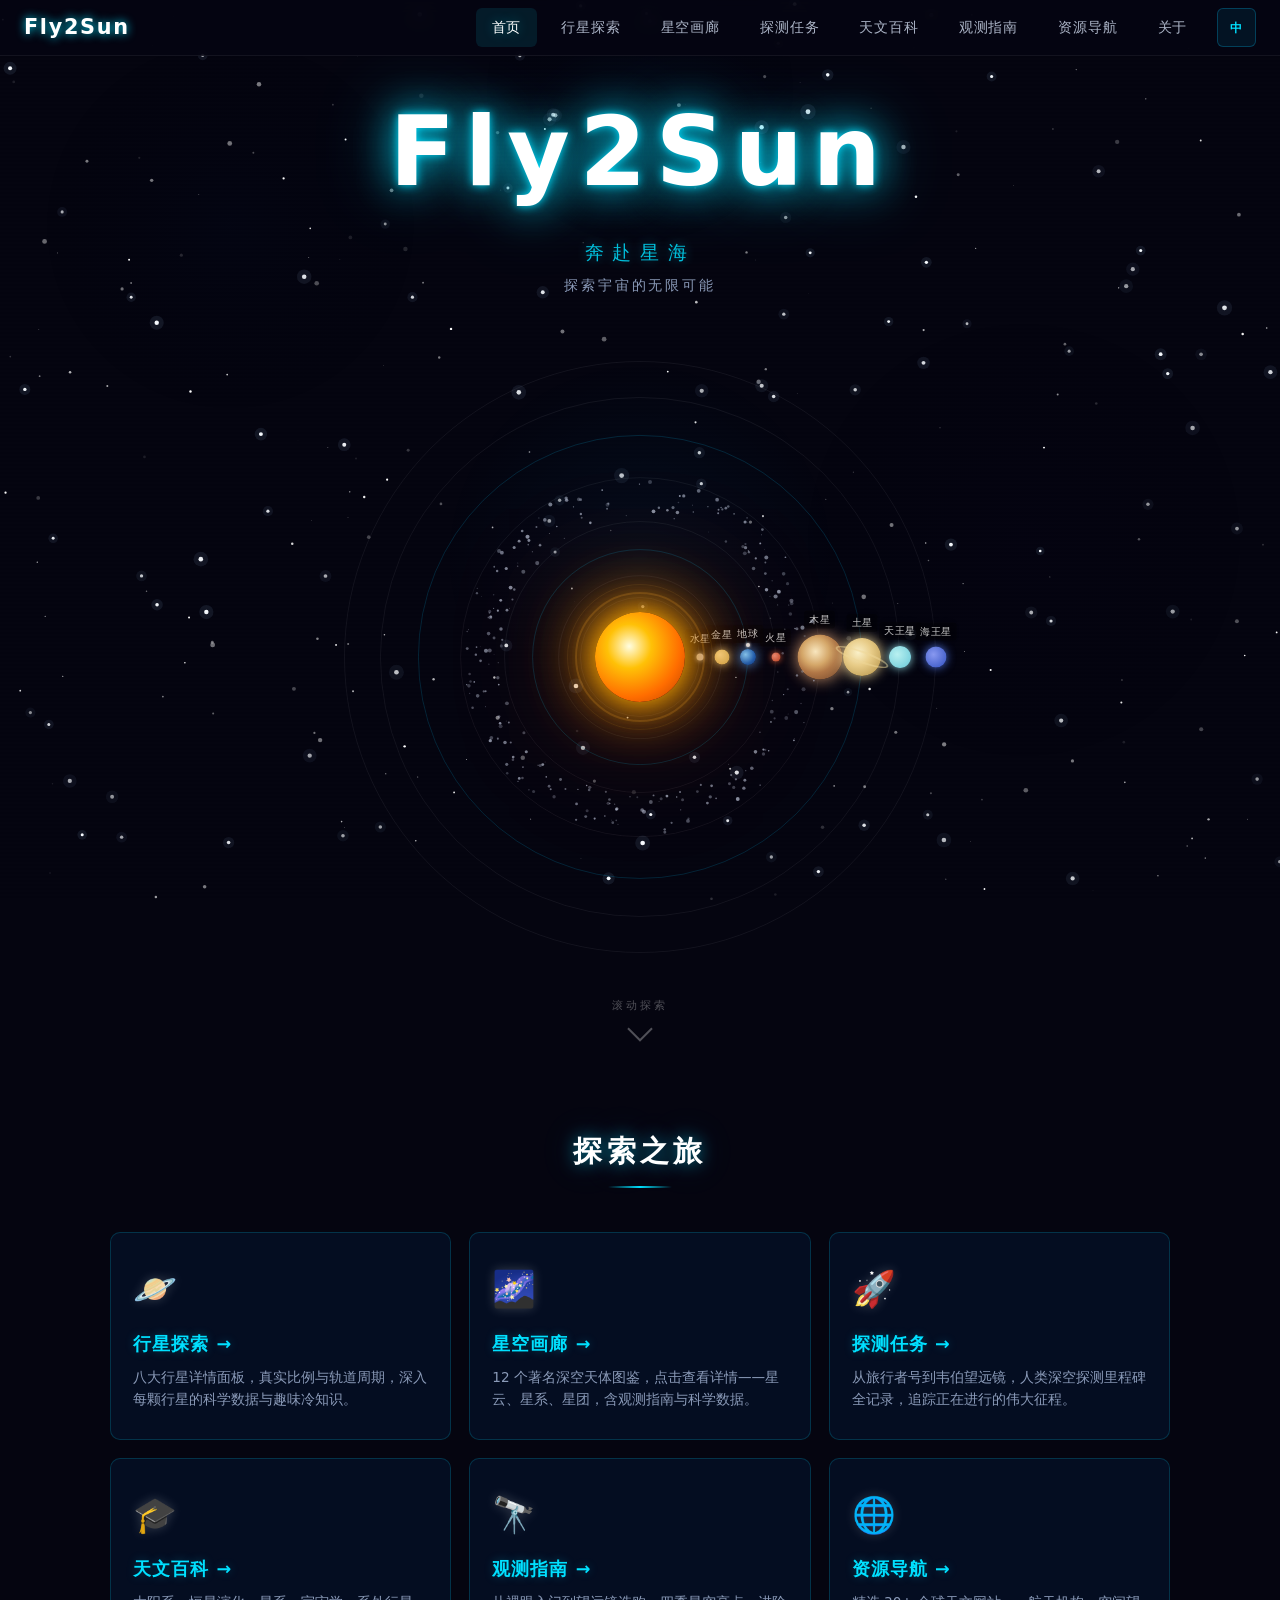
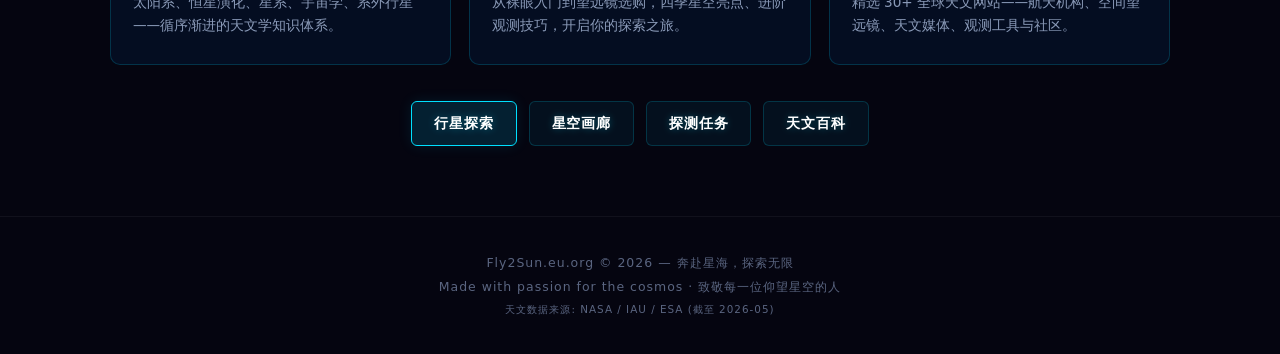
<file: index.html>
<!DOCTYPE html>
<html lang="zh-CN">
<head>
    <meta charset="UTF-8">
    <meta name="viewport" content="width=device-width, initial-scale=1.0">
    <meta name="description" content="Fly2Sun - 奔赴星海，交互式太阳系探索、深空天体图鉴、天文知识百科">
    <title>Fly2Sun.eu.org | 奔赴星海</title>
    <link rel="stylesheet" href="css/style.css?v=2">
    <style>
        /* ===== HERO SOLAR SYSTEM ===== */
        .hero {
            position: relative; z-index: 2;
            min-height: calc(100vh - var(--nav-h));
            display: flex; flex-direction: column;
            align-items: center; justify-content: center;
            padding: 20px;
        }
        .hero-glow {
            position: absolute;
            width: min(400px, 70vw); height: min(400px, 70vw);
            border-radius: 50%;
            background: radial-gradient(circle, rgba(0,180,255,0.05) 0%, transparent 70%);
            pointer-events: none;
            animation: pulse 5s ease-in-out infinite;
        }
        .hero-title { text-align: center; position: relative; z-index: 1; }
        .hero-title h1 {
            font-size: clamp(2.5rem, 8vw, 6rem);
            font-weight: 900; letter-spacing: 0.1em;
            color: #fff;
            text-shadow: 0 0 10px var(--cyan), 0 0 40px var(--cyan), 0 0 80px rgba(0,220,255,0.45);
            animation: glitch 5s ease-in-out infinite;
        }
        @keyframes glitch {
            0%,88%,100% { transform: skew(0); }
            90% { transform: skew(2deg, 0.4deg); }
            92% { transform: skew(-1.5deg, -0.2deg); }
            94% { transform: skew(0.8deg); }
            96% { transform: skew(0); }
        }
        .hero-title .sub {
            font-size: clamp(0.9rem, 2vw, 1.2rem);
            letter-spacing: 0.45em; color: var(--cyan);
            margin-top: 8px; opacity: 0.85;
            text-shadow: 0 0 12px rgba(0,220,255,0.4);
        }
        .hero-title .tag {
            font-size: clamp(0.75rem, 1.5vw, 0.9rem);
            letter-spacing: 0.2em; color: var(--text-dim);
            margin-top: 6px;
        }

        /* Solar wrapper */
        .solar-wrap {
            position: relative;
            width: min(88vw, 660px);
            height: min(88vw, 660px);
            margin: 30px auto 0;
            z-index: 1;
        }
        #asteroidCanvas {
            position: absolute; top: 0; left: 0;
            width: 100%; height: 100%;
            pointer-events: none; z-index: 3;
        }

        /* Sun */
        .sun {
            position: absolute; top: 50%; left: 50%;
            width: min(90px, 14vw); height: min(90px, 14vw);
            border-radius: 50%;
            background: radial-gradient(circle at 38% 38%, #fffde0, #ffc107 28%, #ff6d00 65%, #b83a00);
            transform: translate(-50%, -50%);
            box-shadow: 0 0 30px #ffb300, 0 0 70px #ff8f00, 0 0 130px rgba(255,100,0,0.5), 0 0 220px rgba(255,80,0,0.22);
            z-index: 5; cursor: pointer;
            animation: sunBreathe 3.5s ease-in-out infinite alternate;
        }
        @keyframes sunBreathe {
            from { box-shadow: 0 0 26px #ffb300, 0 0 60px #ff8f00, 0 0 110px rgba(255,100,0,0.45); }
            to   { box-shadow: 0 0 36px #ffcc00, 0 0 85px #ffa000, 0 0 150px rgba(255,130,0,0.6), 0 0 250px rgba(255,80,0,0.28); }
        }
        .sun:hover { filter: brightness(1.2); }

        .corona {
            position: absolute; top: 50%; left: 50%;
            width: min(130px, 20vw); height: min(130px, 20vw);
            border-radius: 50%;
            transform: translate(-50%, -50%);
            border: 2px solid rgba(255,180,50,0.22);
            box-shadow: inset 0 0 40px rgba(255,150,0,0.08), 0 0 50px rgba(255,150,0,0.12);
            z-index: 4; pointer-events: none;
            animation: coronaSpin 22s linear infinite;
        }
        @keyframes coronaSpin {
            from { transform: translate(-50%, -50%) rotate(0deg); }
            to   { transform: translate(-50%, -50%) rotate(360deg); }
        }
        .corona::after {
            content: '';
            position: absolute; top: -10px; left: -10px;
            right: -10px; bottom: -10px;
            border-radius: 50%;
            border: 1px solid rgba(255,200,80,0.09);
            animation: coronaOut 2.5s ease-in-out infinite alternate;
        }
        @keyframes coronaOut {
            from { transform: scale(1); opacity: 0.35; }
            to   { transform: scale(1.1); opacity: 0.85; }
        }

        /* Orbits */
        .orbit-ring {
            position: absolute; top: 50%; left: 50%;
            border-radius: 50%;
            transform: translate(-50%, -50%);
            border: 1px solid rgba(255,255,255,0.06);
            pointer-events: none;
        }
        .orbit-ring.hl { border-color: rgba(0,200,255,0.16); }

        /* Orbiter */
        .orbiter {
            position: absolute; top: 50%; left: 50%;
            pointer-events: none;
            transform-origin: 0 0;
        }
        .planet {
            position: absolute; top: 0; left: 50%;
            transform: translate(-50%, -50%);
            border-radius: 50%;
            cursor: pointer; pointer-events: auto;
            transition: filter 0.25s;
        }
        .planet:hover { filter: brightness(1.7) drop-shadow(0 0 6px currentColor); z-index: 20; }
        .planet-label {
            position: absolute;
            bottom: calc(100% + 6px);
            left: 50%; transform: translateX(-50%);
            font-size: clamp(8px, 1.2vw, 10px);
            color: rgba(255,255,255,0.78);
            white-space: nowrap; pointer-events: none;
            letter-spacing: 0.05em;
            text-shadow: 0 0 8px rgba(0,0,0,0.85), 0 0 3px rgba(0,0,0,0.9);
            background: rgba(0,0,0,0.32);
            padding: 1px 5px; border-radius: 3px;
        }

        /* Planet sizes — responsive via clamp */
        .p-mercury { width:7px;height:7px; background:#b8b8b8; box-shadow:0 0 5px #ccc; }
        .p-venus   { width:15px;height:15px; background:radial-gradient(circle at 35% 35%,#f0d890,#c8a44a); box-shadow:0 0 10px #e8c87a; }
        .p-earth   { width:16px;height:16px; background:radial-gradient(circle at 35% 35%,#7cc8f8,#1a5fb4 60%,#0a3070); box-shadow:0 0 12px #4a90e2; }
        .p-mars    { width:9px;height:9px; background:radial-gradient(circle at 35% 35%,#e88870,#b84020); box-shadow:0 0 6px #d45c3a; }
        .p-jupiter { width:45px;height:45px; background:radial-gradient(circle at 40% 38%,#f8e8c0,#d4a86a 35%,#b07848 55%,#8a5a38 80%,#c09050 95%); box-shadow:0 0 16px #c8956c; }
        .p-saturn  { width:38px;height:38px; background:radial-gradient(circle at 40% 38%,#faf0c8,#e8cc88 40%,#c8a860 75%); box-shadow:0 0 13px #f0d898; }
        .p-saturn::after {
            content:''; position:absolute; top:50%;left:50%;
            width:56px;height:12px;
            border:2.5px solid rgba(240,216,152,0.5);
            border-radius:50%;
            transform:translate(-50%,-50%) rotate(20deg);
            pointer-events:none;
        }
        .p-uranus  { width:22px;height:22px; background:radial-gradient(circle at 38% 38%,#b8f0f0,#68c8d8); box-shadow:0 0 10px #8ed6e0; }
        .p-neptune { width:21px;height:21px; background:radial-gradient(circle at 38% 38%,#8898f0,#3050c0); box-shadow:0 0 10px #4b70dd; }

        /* Orbital periods */
        .orb-mercury { animation: revolve 2.4s linear infinite; }
        .orb-venus   { animation: revolve 6.2s linear infinite; }
        .orb-earth   { animation: revolve 10s linear infinite; }
        .orb-mars    { animation: revolve 18.8s linear infinite; }
        .orb-jupiter { animation: revolve 36s linear infinite; }
        .orb-saturn  { animation: revolve 52s linear infinite; }
        .orb-uranus  { animation: revolve 72s linear infinite; }
        .orb-neptune { animation: revolve 95s linear infinite; }
        @keyframes revolve {
            from { transform: rotate(0deg); }
            to   { transform: rotate(360deg); }
        }

        /* Moon */
        .moon-orbiter {
            position: absolute; top: 0; left: 50%;
            width: 24px; height: 24px;
            transform: translate(-50%, -50%);
            animation: moonRevolve 1.8s linear infinite;
            pointer-events: none;
        }
        .moon-dot {
            position: absolute; top: 0; left: 50%;
            width: 4px; height: 4px;
            background: #ddd; border-radius: 50%;
            transform: translate(-50%, -50%);
            box-shadow: 0 0 3px #fff;
        }
        @keyframes moonRevolve {
            from { transform: translate(-50%, -50%) rotate(0deg); }
            to   { transform: translate(-50%, -50%) rotate(360deg); }
        }

        /* Scroll hint */
        .scroll-hint {
            margin-top: 10px;
            display: flex; flex-direction: column; align-items: center;
            gap: 5px; color: rgba(255,255,255,0.3);
            font-size: 0.7rem; letter-spacing: 0.25em;
            animation: float 2.2s ease-in-out infinite;
        }
        .scroll-hint .chev {
            width: 18px; height: 18px;
            border-right: 2px solid rgba(255,255,255,0.3);
            border-bottom: 2px solid rgba(255,255,255,0.3);
            transform: rotate(45deg);
        }

        /* Feature cards on home */
        .home-features { position: relative; z-index: 2; }
        .feat-card {
            position: relative;
            background: var(--bg-panel);
            border: 1px solid var(--border);
            border-radius: var(--radius);
            padding: 28px 22px;
            backdrop-filter: blur(10px);
            transition: all 0.3s;
        }
        .feat-card:hover {
            border-color: var(--border-h);
            transform: translateY(-5px);
            box-shadow: 0 8px 36px rgba(0,200,255,0.06);
        }
        .feat-card .fc-icon { font-size: 2.2rem; margin-bottom: 12px; }
        .feat-card h3 {
            font-size: 1.1rem; letter-spacing: 0.06em;
            color: var(--cyan); margin-bottom: 8px;
            text-shadow: 0 0 10px rgba(0,220,255,0.25);
        }
        .feat-card p { font-size: 0.85rem; color: var(--text-dim); line-height: 1.65; }
        .feat-card .fc-icon { text-shadow: 0 0 12px rgba(255,255,255,0.2); }

        /* Quick links strip */
        .quick-links {
            display: flex; flex-wrap: wrap; gap: 12px;
            justify-content: center;
        }

        /* Responsive */
        @media (max-width: 768px) {
            .hero { min-height: auto; padding: 20px 12px 36px; }
            .solar-wrap { margin: 12px auto 0; }
            .hero-title h1 { font-size: clamp(2rem, 7vw, 3.5rem); }
            .hero-title .sub { letter-spacing: 0.3em; }
            .p-jupiter { width: 28px; height: 28px; }
            .p-saturn  { width: 24px; height: 24px; }
            .p-saturn::after { width: 36px; height: 8px; border-width: 2px; }
            .p-uranus  { width: 14px; height: 14px; }
            .p-neptune { width: 13px; height: 13px; }
            .p-earth   { width: 14px; height: 14px; }
            .p-venus   { width: 13px; height: 13px; }
            .p-mars    { width: 8px; height: 8px; }
            .planet-label { font-size: 8px; padding: 1px 4px; }
            .feat-card { padding: 20px 14px; }
            .scroll-hint { margin-top: 6px; font-size: 0.65rem; }
        }
        @media (max-width: 480px) {
            .hero { padding: 16px 8px 30px; }
            .solar-wrap { width: 94vw; height: 94vw; margin: 8px auto 0; }
            .hero-title h1 { font-size: clamp(1.6rem, 6vw, 2.4rem); letter-spacing: 0.06em; }
            .hero-title .sub { font-size: 0.8rem; letter-spacing: 0.2em; }
            .hero-title .tag { font-size: 0.7rem; letter-spacing: 0.12em; }
            .p-jupiter { width: 20px; height: 20px; }
            .p-saturn  { width: 18px; height: 18px; }
            .p-saturn::after { width: 28px; height: 6px; border-width: 1.5px; }
            .p-uranus  { width: 11px; height: 11px; }
            .p-neptune { width: 10px; height: 10px; }
            .p-earth   { width: 11px; height: 11px; }
            .p-venus   { width: 10px; height: 10px; }
            .p-mars    { width: 6px; height: 6px; }
            .p-mercury { width: 5px; height: 5px; }
            .planet-label { font-size: 7px; padding: 0 3px; bottom: calc(100% + 4px); }
            .feat-card { padding: 16px 12px; }
            .feat-card h3 { font-size: 0.95rem; }
            .feat-card p { font-size: 0.78rem; line-height: 1.5; }
            .feat-card .fc-icon { font-size: 1.6rem; margin-bottom: 8px; }
            .scroll-hint { font-size: 0.6rem; }
        }
    </style>
</head>
<body>

    <div class="page-wrap">
        <!-- ===== HERO ===== -->
        <div class="hero">
            <div class="hero-glow"></div>
            <div class="hero-title">
                <h1 data-i18n="nav.logo">Fly2Sun</h1>
                <p class="sub" data-i18n="home.subtitle">奔 赴 星 海</p>
                <p class="tag" data-i18n="home.tagline">Explore The Cosmos · 探索宇宙的无限可能</p>
            </div>

            <!-- Solar System -->
            <div class="solar-wrap" id="solarWrap">
                <canvas id="asteroidCanvas"></canvas>

                <div class="sun" data-i18n-title="planet.tip.sun"></div>
                <div class="corona"></div>

                <!-- Mercury r=60 -->
                <div class="orbit-ring" style="width:18.2%;height:18.2%;"></div>
                <div class="orbiter orb-mercury" style="width:18.2%;height:18.2%;">
                    <div class="planet p-mercury" data-i18n-title="planet.tip.mercury"><span class="planet-label" data-i18n="planet.label.mercury">水星</span></div>
                </div>

                <!-- Venus r=82 -->
                <div class="orbit-ring" style="width:24.8%;height:24.8%;"></div>
                <div class="orbiter orb-venus" style="width:24.8%;height:24.8%;">
                    <div class="planet p-venus" data-i18n-title="planet.tip.venus"><span class="planet-label" data-i18n="planet.label.venus">金星</span></div>
                </div>

                <!-- Earth r=108 -->
                <div class="orbit-ring hl" style="width:32.7%;height:32.7%;"></div>
                <div class="orbiter orb-earth" style="width:32.7%;height:32.7%;">
                    <div class="planet p-earth" data-i18n-title="planet.tip.earth"><span class="planet-label" data-i18n="planet.label.earth">地球</span></div>
                    <div class="moon-orbiter"><div class="moon-dot"></div></div>
                </div>

                <!-- Mars r=136 -->
                <div class="orbit-ring" style="width:41.2%;height:41.2%;"></div>
                <div class="orbiter orb-mars" style="width:41.2%;height:41.2%;">
                    <div class="planet p-mars" data-i18n-title="planet.tip.mars"><span class="planet-label" data-i18n="planet.label.mars">火星</span></div>
                </div>

                <!-- Asteroid Belt (canvas) -->

                <!-- Jupiter r=180 -->
                <div class="orbit-ring" style="width:54.5%;height:54.5%;"></div>
                <div class="orbiter orb-jupiter" style="width:54.5%;height:54.5%;">
                    <div class="planet p-jupiter" data-i18n-title="planet.tip.jupiter"><span class="planet-label" data-i18n="planet.label.jupiter">木星</span></div>
                </div>

                <!-- Saturn r=222 -->
                <div class="orbit-ring hl" style="width:67.3%;height:67.3%;"></div>
                <div class="orbiter orb-saturn" style="width:67.3%;height:67.3%;">
                    <div class="planet p-saturn" data-i18n-title="planet.tip.saturn"><span class="planet-label" data-i18n="planet.label.saturn">土星</span></div>
                </div>

                <!-- Uranus r=260 -->
                <div class="orbit-ring" style="width:78.8%;height:78.8%;"></div>
                <div class="orbiter orb-uranus" style="width:78.8%;height:78.8%;">
                    <div class="planet p-uranus" data-i18n-title="planet.tip.uranus"><span class="planet-label" data-i18n="planet.label.uranus">天王星</span></div>
                </div>

                <!-- Neptune r=296 -->
                <div class="orbit-ring" style="width:89.7%;height:89.7%;"></div>
                <div class="orbiter orb-neptune" style="width:89.7%;height:89.7%;">
                    <div class="planet p-neptune" data-i18n-title="planet.tip.neptune"><span class="planet-label" data-i18n="planet.label.neptune">海王星</span></div>
                </div>
            </div>

            <div class="scroll-hint">
                <span data-i18n="home.scroll">SCROLL</span>
                <div class="chev"></div>
            </div>
        </div>

        <!-- ===== FEATURES ===== -->
        <section class="section home-features">
            <div class="container">
                <div class="section-header anim-fade-up">
                    <h2 data-i18n="home.sectionTitle">探 索 之 旅</h2>
                    <div class="hr"></div>
                </div>
                <div class="grid-3 anim-fade-up">
                    <a href="pages/planets.html" class="feat-card card-shimmer" style="text-decoration:none;color:inherit;">
                        <div class="fc-icon">🪐</div>
                        <h3 data-i18n="home.feat1.title">行星探索 →</h3>
                        <p data-i18n="home.feat1.desc">八大行星详情面板，真实比例与轨道周期，深入每颗行星的科学数据与趣味冷知识。</p>
                    </a>
                    <a href="pages/gallery.html" class="feat-card card-shimmer" style="text-decoration:none;color:inherit;">
                        <div class="fc-icon">🌌</div>
                        <h3 data-i18n="home.feat2.title">星空画廊 →</h3>
                        <p data-i18n="home.feat2.desc">12 个著名深空天体图鉴，点击查看详情——星云、星系、星团，含观测指南与科学数据。</p>
                    </a>
                    <a href="pages/missions.html" class="feat-card card-shimmer" style="text-decoration:none;color:inherit;">
                        <div class="fc-icon">🚀</div>
                        <h3 data-i18n="home.feat3.title">探测任务 →</h3>
                        <p data-i18n="home.feat3.desc">从旅行者号到韦伯望远镜，人类深空探测里程碑全记录，追踪正在进行的伟大征程。</p>
                    </a>
                    <a href="pages/knowledge.html" class="feat-card card-shimmer" style="text-decoration:none;color:inherit;">
                        <div class="fc-icon">🎓</div>
                        <h3 data-i18n="home.feat4.title">天文百科 →</h3>
                        <p data-i18n="home.feat4.desc">太阳系、恒星演化、星系、宇宙学、系外行星——循序渐进的天文学知识体系。</p>
                    </a>
                    <a href="pages/observe.html" class="feat-card card-shimmer" style="text-decoration:none;color:inherit;">
                        <div class="fc-icon">🔭</div>
                        <h3 data-i18n="home.feat5.title">观测指南 →</h3>
                        <p data-i18n="home.feat5.desc">从裸眼入门到望远镜选购，四季星空亮点、进阶观测技巧，开启你的探索之旅。</p>
                    </a>
                    <a href="pages/links.html" class="feat-card card-shimmer" style="text-decoration:none;color:inherit;">
                        <div class="fc-icon">🌐</div>
                        <h3 data-i18n="home.feat6.title">资源导航 →</h3>
                        <p data-i18n="home.feat6.desc">精选 30+ 全球天文网站——航天机构、空间望远镜、天文媒体、观测工具与社区。</p>
                    </a>
                </div>

                <div style="text-align:center;margin-top:36px;" class="anim-fade-up">
                    <div class="quick-links">
                        <a href="pages/planets.html" class="btn btn-primary" data-i18n="home.quick1">行星探索</a>
                        <a href="pages/gallery.html" class="btn" data-i18n="home.quick2">星空画廊</a>
                        <a href="pages/missions.html" class="btn" data-i18n="home.quick3">探测任务</a>
                        <a href="pages/knowledge.html" class="btn" data-i18n="home.quick4">天文百科</a>
                    </div>
                </div>
            </div>
        </section>
    </div>

    <!-- Tooltip -->
    <div class="floating-tip" id="tooltip"></div>

    <script src="js/i18n.js?v=2"></script>
    <script src="js/components.js?v=2"></script>
    <script src="js/main.js?v=2"></script>
    <script>
        // ---- Asteroid Belt ----
        (function() {
            const canvas = document.getElementById('asteroidCanvas');
            if (!canvas) return;
            const ctx = canvas.getContext('2d');
            let asteroids = [];
            const N = 260;

            function resize() {
                const wrap = document.getElementById('solarWrap');
                if (!wrap) return;
                canvas.width = wrap.clientWidth;
                canvas.height = wrap.clientHeight;
            }
            resize();
            window.addEventListener('resize', resize);

            function init() {
                asteroids = [];
                for (let i = 0; i < N; i++) {
                    asteroids.push({
                        angle: Math.random() * Math.PI * 2,
                        rFrac: 0.21 + Math.random() * 0.058,
                        speed: 0.0003 + Math.random() * 0.0011,
                        size: 0.4 + Math.random() * 1.7,
                        alpha: 0.22 + Math.random() * 0.5,
                    });
                }
            }
            init();
            window.addEventListener('resize', init);

            function draw() {
                ctx.clearRect(0, 0, canvas.width, canvas.height);
                const cx = canvas.width / 2;
                const cy = canvas.height / 2;
                const ref = Math.min(canvas.width, canvas.height);
                for (const a of asteroids) {
                    a.angle += a.speed;
                    const r = a.rFrac * ref;
                    const x = cx + Math.cos(a.angle) * r;
                    const y = cy + Math.sin(a.angle) * r;
                    ctx.beginPath();
                    ctx.arc(x, y, a.size, 0, Math.PI * 2);
                    ctx.fillStyle = `rgba(190,200,220,${a.alpha})`;
                    ctx.fill();
                }
                requestAnimationFrame(draw);
            }
            draw();
        })();

        // ---- Parallax ----
        (function() {
            const wrap = document.getElementById('solarWrap');
            if (!wrap) return;
            document.addEventListener('mousemove', function(e) {
                if (window.innerWidth < 700) return;
                const dx = (e.clientX / window.innerWidth - 0.5) * 12;
                const dy = (e.clientY / window.innerHeight - 0.5) * 12;
                wrap.style.transform = `translate(${dx}px, ${dy}px)`;
            });
        })();

        // ---- Solar Flare Particles ----
        (function() {
            const sun = document.querySelector('.sun');
            if (!sun) return;
            function emitFlare() {
                const sunRect = sun.getBoundingClientRect();
                const cx = sunRect.left + sunRect.width / 2;
                const cy = sunRect.top + sunRect.height / 2;
                for (let i = 0; i < 6; i++) {
                    const spark = document.createElement('div');
                    spark.className = 'spark';
                    const angle = Math.random() * Math.PI * 2;
                    const dist = 40 + Math.random() * 70;
                    spark.style.cssText = `
                        left:${cx}px;top:${cy}px;
                        width:3px;height:3px;
                        background:rgba(255,180,30,${0.6 + Math.random() * 0.4});
                        box-shadow:0 0 6px rgba(255,150,0,0.7);
                        --sx:${Math.cos(angle) * dist}px;
                        --sy:${Math.sin(angle) * dist}px;
                        animation-duration:${0.6 + Math.random() * 0.8}s;
                    `;
                    document.body.appendChild(spark);
                    spark.addEventListener('animationend', () => spark.remove());
                }
            }
            setInterval(emitFlare, 2200);
            emitFlare();
        })();

        // ---- Planet Hover Sparks ----
        (function() {
            document.querySelectorAll('.planet, .sun').forEach(el => {
                el.addEventListener('mouseenter', function(e) {
                    const rect = el.getBoundingClientRect();
                    const cx = rect.left + rect.width / 2;
                    const cy = rect.top + rect.height / 2;
                    const count = el.classList.contains('sun') ? 14 : 8;
                    for (let i = 0; i < count; i++) {
                        const spark = document.createElement('div');
                        spark.className = 'spark';
                        const angle = Math.random() * Math.PI * 2;
                        const dist = 15 + Math.random() * 40;
                        const hue = el.classList.contains('sun') ? '255,150,0' : '0,220,255';
                        spark.style.cssText = `
                            left:${cx}px;top:${cy}px;
                            width:${1.5 + Math.random() * 2.5}px;
                            height:${1.5 + Math.random() * 2.5}px;
                            background:rgba(${hue},${0.5 + Math.random() * 0.5});
                            box-shadow:0 0 8px rgba(${hue},0.6);
                            --sx:${Math.cos(angle) * dist}px;
                            --sy:${Math.sin(angle) * dist}px;
                            animation-duration:${0.4 + Math.random() * 0.5}s;
                        `;
                        document.body.appendChild(spark);
                        spark.addEventListener('animationend', () => spark.remove());
                    }
                });
            });
        })();

        // ---- Orbit Trails (for inner planets) ----
        (function() {
            const trailPlanets = [
                { orbiter: document.querySelector('.orb-mercury'), color: '180,180,180' },
                { orbiter: document.querySelector('.orb-venus'), color: '232,200,122' },
                { orbiter: document.querySelector('.orb-earth'), color: '74,144,226' },
                { orbiter: document.querySelector('.orb-mars'), color: '212,92,58' },
            ];

            function spawnTrail(orbiter, color) {
                if (!orbiter) return;
                const planet = orbiter.querySelector('.planet');
                if (!planet) return;
                const wrap = document.getElementById('solarWrap');
                if (!wrap) return;
                const wrapRect = wrap.getBoundingClientRect();
                const planetRect = planet.getBoundingClientRect();
                const cx = planetRect.left + planetRect.width / 2 - wrapRect.left;
                const cy = planetRect.top + planetRect.height / 2 - wrapRect.top;
                const trail = document.createElement('div');
                trail.className = 'orbit-trail';
                trail.style.cssText = `
                    left:${cx}px;top:${cy}px;
                    width:${planetRect.width * 0.6}px;
                    height:${planetRect.height * 0.6}px;
                    background:rgba(${color},0.5);
                    box-shadow:0 0 4px rgba(${color},0.4);
                    animation-duration:${0.5 + Math.random() * 0.3}s;
                `;
                wrap.appendChild(trail);
                trail.addEventListener('animationend', () => trail.remove());
            }

            trailPlanets.forEach(({orbiter, color}) => {
                if (!orbiter) return;
                let counter = 0;
                // Use animation iteration tracking to spawn trails
                const speed = parseFloat(getComputedStyle(orbiter).animationDuration) || 10;
                const interval = (speed * 1000) / 12; // 12 trails per orbit
                setInterval(() => spawnTrail(orbiter, color), Math.max(interval, 200));
            });
        })();

        // ---- Planet Tooltips ----
        document.addEventListener('DOMContentLoaded', function() {
            bindTooltip('.sun, .planet');
        });
    </script>
</body>
</html>
</file>
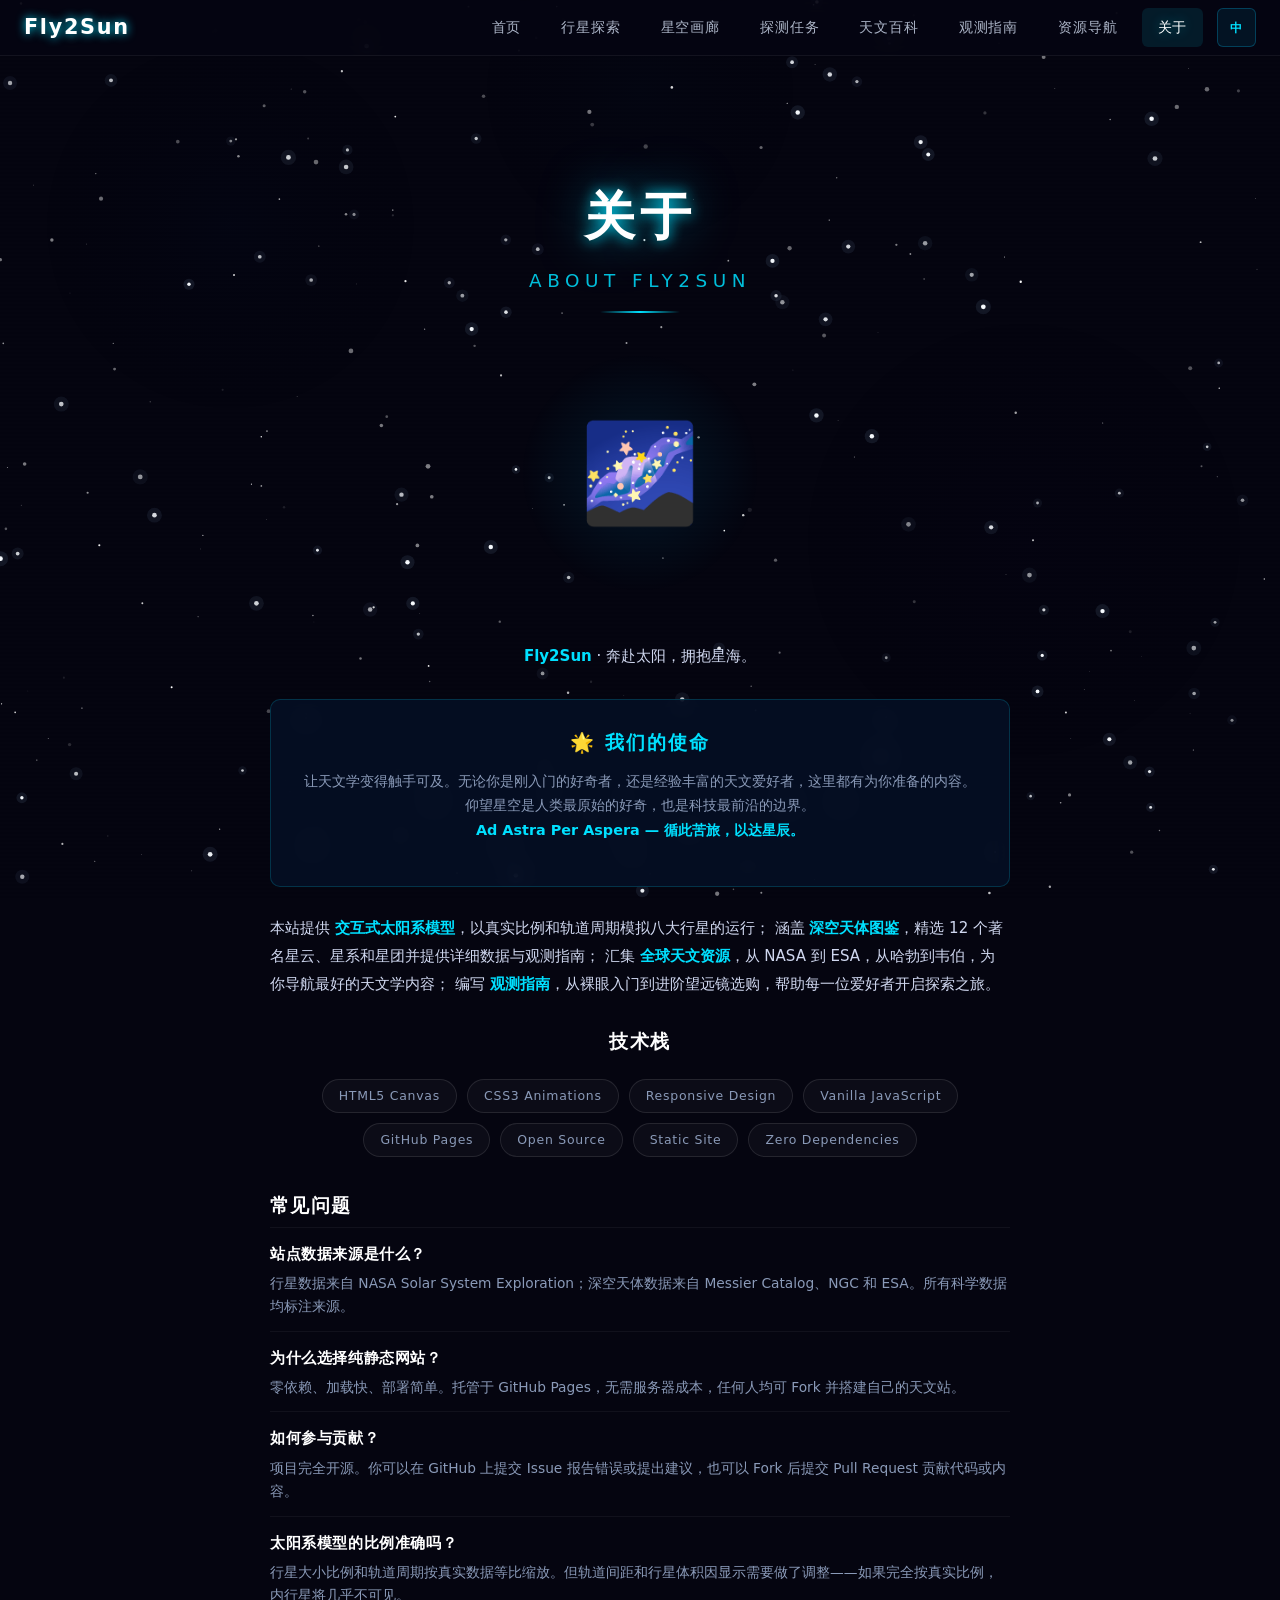
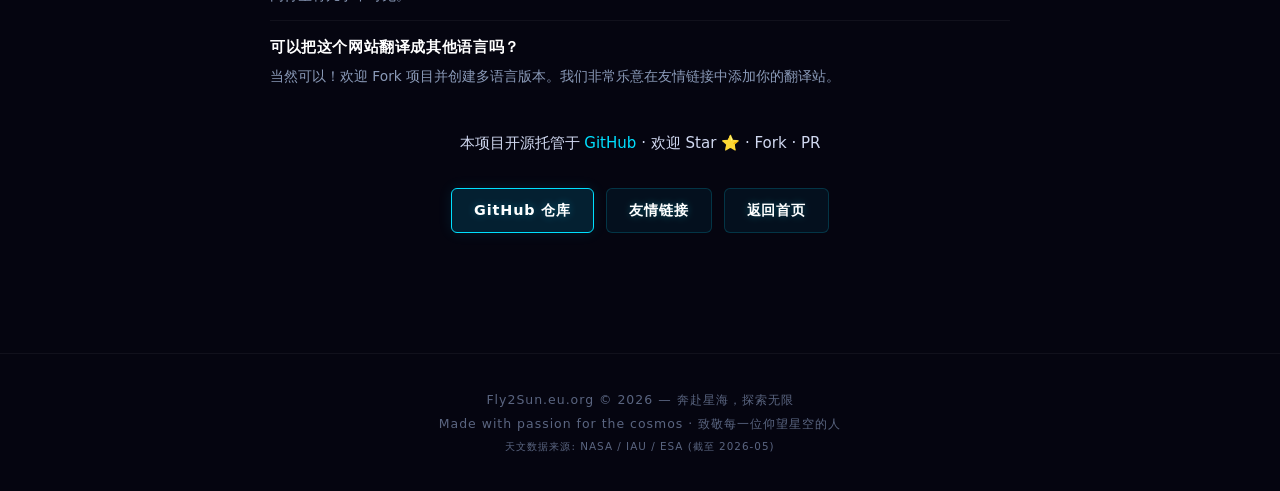
<file: pages/about.html>
<!DOCTYPE html>
<html lang="zh-CN">
<head>
    <meta charset="UTF-8">
    <meta name="viewport" content="width=device-width, initial-scale=1.0">
    <meta name="description" content="关于 Fly2Sun — 奔赴星海，探索无限。开源天文科普项目。">
    <title>关于 | Fly2Sun.eu.org</title>
    <link rel="stylesheet" href="../css/style.css?v=2">
    <style>
        .about-wrap { max-width: 740px; margin: 0 auto; }
        .about-hero {
            text-align: center; margin-bottom: 40px;
        }
        .about-glow {
            width: min(260px, 55vw); height: min(260px, 55vw);
            border-radius: 50%;
            margin: 0 auto 26px;
            background: radial-gradient(circle, rgba(0,200,255,0.1) 0%, transparent 65%);
            display: flex; align-items: center; justify-content: center;
            font-size: clamp(3.5rem, 9vw, 6rem);
            animation: pulse 4s ease-in-out infinite;
        }
        .about-content p {
            font-size: 0.94rem; line-height: 1.85;
            color: var(--text); margin-bottom: 16px;
        }
        .about-content .hl {
            color: var(--cyan); font-weight: 600;
        }

        .mission {
            background: var(--bg-panel);
            border: 1px solid var(--border);
            border-radius: var(--radius);
            padding: 28px 24px; margin: 28px 0;
            text-align: center;
            backdrop-filter: blur(10px);
        }
        .mission h3 {
            font-size: 1.2rem; letter-spacing: 0.1em;
            color: var(--cyan); margin-bottom: 10px;
        }
        .mission p { font-size: 0.9rem; color: var(--text-dim); line-height: 1.7; }

        .faq { margin: 34px 0; }
        .faq dt {
            font-size: 0.95rem; font-weight: 700;
            color: #fff; letter-spacing: 0.04em;
            padding: 14px 0 6px;
            border-top: 1px solid rgba(255,255,255,0.05);
            cursor: default;
        }
        .faq dd {
            font-size: 0.86rem; color: var(--text-dim);
            line-height: 1.7; margin-left: 0;
            padding-bottom: 8px; margin-bottom: 4px;
        }

        .tag-row {
            display: flex; flex-wrap: wrap; gap: 10px;
            justify-content: center; margin: 22px 0;
        }
        .tag {
            padding: 6px 16px;
            border-radius: 20px;
            font-size: 0.78rem; letter-spacing: 0.06em;
            border: 1px solid rgba(255,255,255,0.1);
            background: rgba(255,255,255,0.03);
            color: var(--text-dim);
        }
        .cta-row {
            display: flex; flex-wrap: wrap; gap: 12px;
            justify-content: center; margin: 30px 0 50px;
        }
    </style>
</head>
<body>



    <div class="page-wrap">
        <div class="container section">
            <div class="page-title anim-fade-up">
                <h1><span lang="zh">关于</span><span lang="en">ABOUT</span></h1>
                <p class="subtitle"><span lang="zh">ABOUT FLY2SUN</span><span lang="en">关于 Fly2Sun</span></p>
                <div class="hr"></div>
            </div>

            <div class="about-wrap">

                <div class="about-hero anim-fade-up">
                    <div class="about-glow">🌌</div>
                </div>

                <div class="anim-fade-up about-content">
                    <p style="text-align:center;">
                        <span lang="zh"><span class="hl">Fly2Sun</span> · 奔赴太阳，拥抱星海。</span><span lang="en"><span class="hl">Fly2Sun</span> · Reach for the Sun, embrace the stars.</span>
                    </p>

                    <div class="mission">
                        <h3><span lang="zh">🌟 我们的使命</span><span lang="en">🌟 Our Mission</span></h3>
                        <p>
                            <span lang="zh">让天文学变得触手可及。无论你是刚入门的好奇者，还是经验丰富的天文爱好者，这里都有为你准备的内容。<br>
                            仰望星空是人类最原始的好奇，也是科技最前沿的边界。<br>
                            <strong style="color:var(--cyan);">Ad Astra Per Aspera — 循此苦旅，以达星辰。</strong></span><span lang="en">Making astronomy accessible to everyone. Whether you're a curious beginner or an experienced enthusiast, there is something here for you.<br>
                            Looking up at the stars is humanity's oldest curiosity and the frontier of modern science.<br>
                            <strong style="color:var(--cyan);">Ad Astra Per Aspera — through hardship to the stars.</strong></span>
                        </p>
                    </div>

                    <p>
                        <span lang="zh">本站提供 <span class="hl">交互式太阳系模型</span>，以真实比例和轨道周期模拟八大行星的运行；
                        涵盖 <span class="hl">深空天体图鉴</span>，精选 12 个著名星云、星系和星团并提供详细数据与观测指南；
                        汇集 <span class="hl">全球天文资源</span>，从 NASA 到 ESA，从哈勃到韦伯，为你导航最好的天文学内容；
                        编写 <span class="hl">观测指南</span>，从裸眼入门到进阶望远镜选购，帮助每一位爱好者开启探索之旅。</span><span lang="en">This site features an <span class="hl">interactive Solar System model</span> with true-to-scale orbits and orbital periods for all eight planets;
                        a <span class="hl">Deep Sky Atlas</span> showcasing 12 famous nebulae, galaxies, and clusters with detailed data and observing guides;
                        a curated <span class="hl">resource directory</span> spanning NASA, ESA, Hubble, and Webb — your guide to the best astronomy content;
                        and an <span class="hl">Observing Guide</span> covering everything from naked-eye astronomy to telescope selection.</span>
                    </p>

                    <h3 style="color:#fff;letter-spacing:0.08em;margin:28px 0 12px;text-align:center;"><span lang="zh">技术栈</span><span lang="en">Tech Stack</span></h3>
                    <div class="tag-row">
                        <span class="tag">HTML5 Canvas</span>
                        <span class="tag">CSS3 Animations</span>
                        <span class="tag">Responsive Design</span>
                        <span class="tag">Vanilla JavaScript</span>
                        <span class="tag">GitHub Pages</span>
                        <span class="tag">Open Source</span>
                        <span class="tag">Static Site</span>
                        <span class="tag">Zero Dependencies</span>
                    </div>

                    <!-- FAQ -->
                    <div class="faq">
                        <h3 style="color:#fff;letter-spacing:0.08em;margin-bottom:6px;"><span lang="zh">常见问题</span><span lang="en">FAQ</span></h3>
                        <dl>
                            <dt><span lang="zh">站点数据来源是什么？</span><span lang="en">Where does the data come from?</span></dt>
                            <dd><span lang="zh">行星数据来自 NASA Solar System Exploration；深空天体数据来自 Messier Catalog、NGC 和 ESA。所有科学数据均标注来源。</span><span lang="en">Planetary data from NASA Solar System Exploration; deep-sky data from the Messier Catalog, NGC, and ESA. All scientific data is sourced and dated.</span></dd>

                            <dt><span lang="zh">为什么选择纯静态网站？</span><span lang="en">Why a pure static site?</span></dt>
                            <dd><span lang="zh">零依赖、加载快、部署简单。托管于 GitHub Pages，无需服务器成本，任何人均可 Fork 并搭建自己的天文站。</span><span lang="en">Zero dependencies, fast loading, simple deployment. Hosted on GitHub Pages with no server costs — anyone can fork and build their own astronomy site.</span></dd>

                            <dt><span lang="zh">如何参与贡献？</span><span lang="en">How can I contribute?</span></dt>
                            <dd><span lang="zh">项目完全开源。你可以在 GitHub 上提交 Issue 报告错误或提出建议，也可以 Fork 后提交 Pull Request 贡献代码或内容。</span><span lang="en">The project is fully open-source. Submit Issues to report bugs or suggest ideas, or fork and send Pull Requests with code or content contributions.</span></dd>

                            <dt><span lang="zh">太阳系模型的比例准确吗？</span><span lang="en">Are the Solar System model proportions accurate?</span></dt>
                            <dd><span lang="zh">行星大小比例和轨道周期按真实数据等比缩放。但轨道间距和行星体积因显示需要做了调整——如果完全按真实比例，内行星将几乎不可见。</span><span lang="en">Planet sizes and orbital periods are scaled to real data. However, orbital spacing and planet sizes are adjusted for display — at true scale, inner planets would be nearly invisible.</span></dd>

                            <dt><span lang="zh">可以把这个网站翻译成其他语言吗？</span><span lang="en">Can I translate this site into other languages?</span></dt>
                            <dd><span lang="zh">当然可以！欢迎 Fork 项目并创建多语言版本。我们非常乐意在友情链接中添加你的翻译站。</span><span lang="en">Absolutely! Fork the project and create a multilingual version. We\'d be happy to link to your translation.</span></dd>
                        </dl>
                    </div>

                    <p style="text-align:center;margin-top:24px;">
                        <span lang="zh">本项目开源托管于</span><span lang="en">Open-source, hosted on</span>
                        <a href="https://github.com/miki-hunter/miki-hunter.github.io" target="_blank" rel="noopener">GitHub</a> ·
                        欢迎 Star ⭐ · Fork · PR
                    </p>

                    <div class="cta-row">
                        <a href="https://github.com/miki-hunter/miki-hunter.github.io" target="_blank" rel="noopener" class="btn btn-primary"><span lang="zh">GitHub 仓库</span><span lang="en">GitHub Repo</span></a>
                        <a href="links.html" class="btn"><span lang="zh">友情链接</span><span lang="en">Links</span></a>
                        <a href="../index.html" class="btn"><span lang="zh">返回首页</span><span lang="en">Home</span></a>
                    </div>
                </div>

            </div>
        </div>
    </div>


    <script src="../js/i18n.js?v=2"></script>
    <script src="../js/components.js?v=2"></script>
    <script src="../js/main.js?v=2"></script>
</body>
</html>
</file>
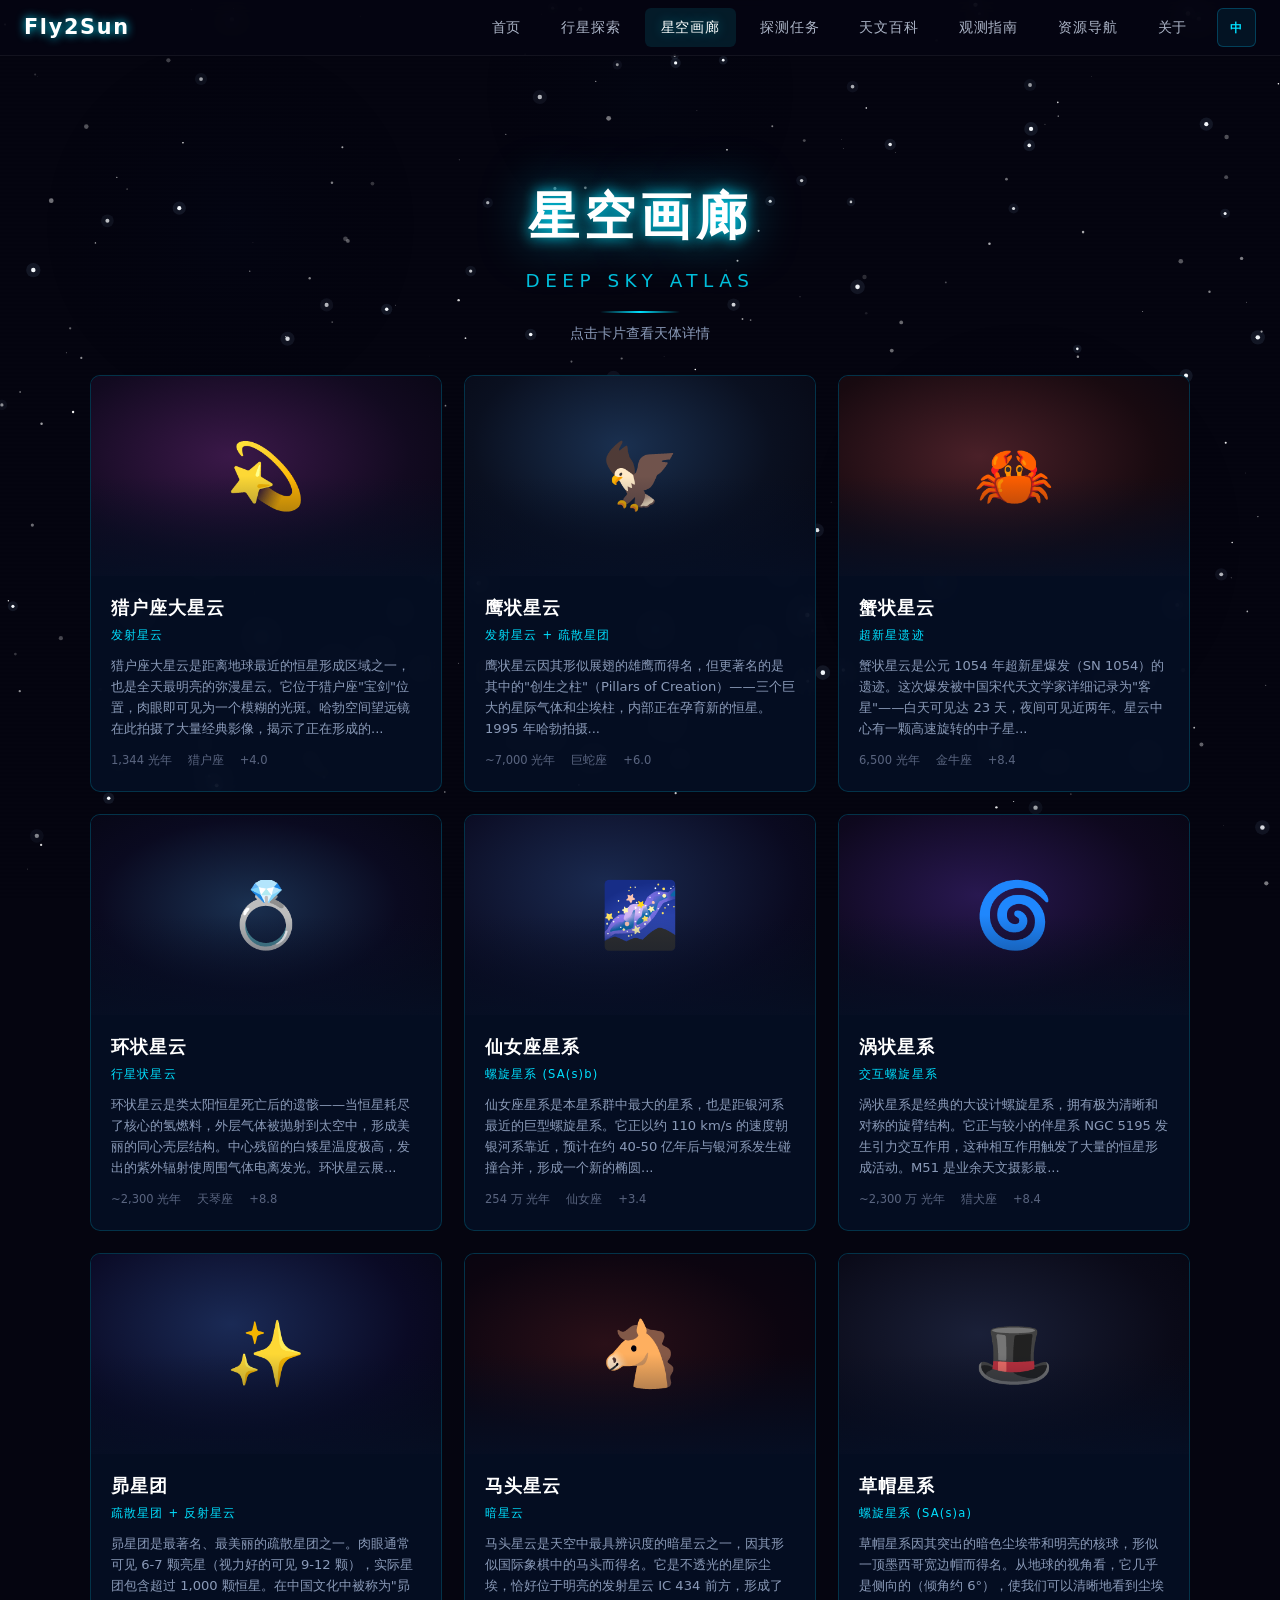
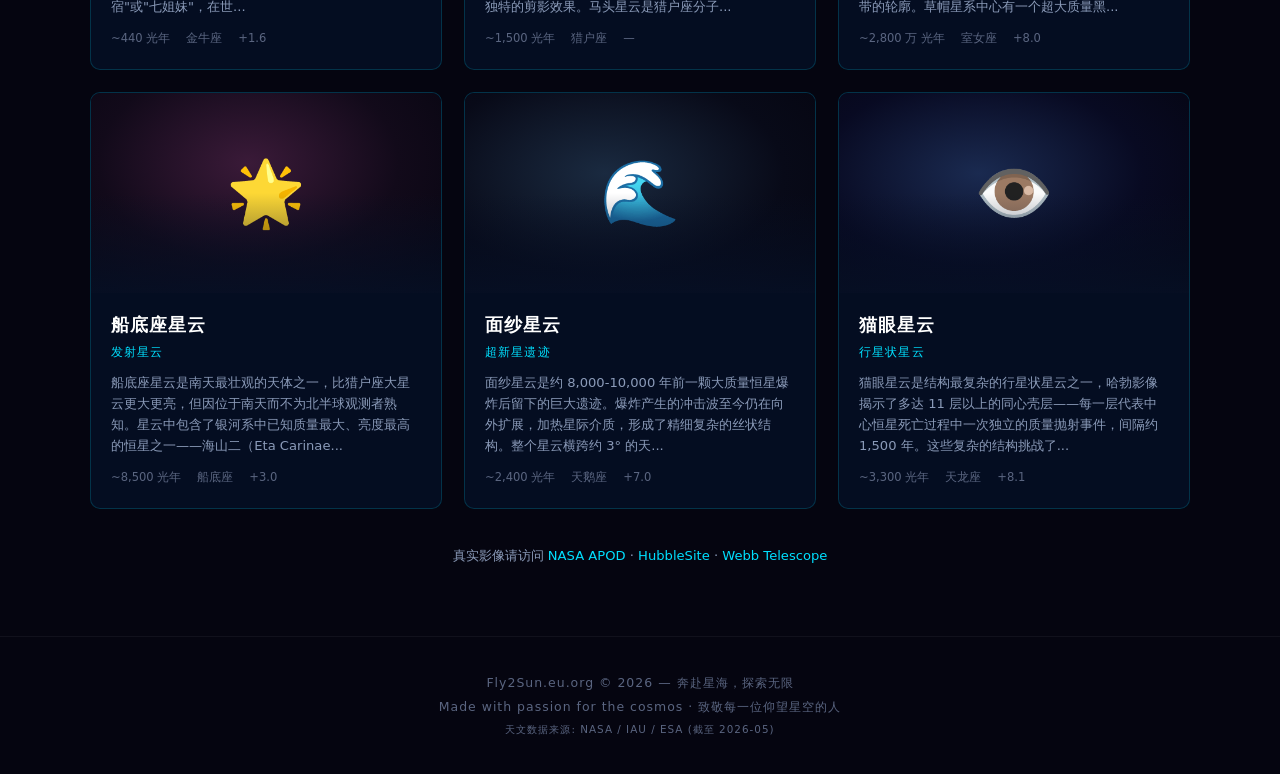
<file: pages/gallery.html>
<!DOCTYPE html>
<html lang="zh-CN">
<head>
    <meta charset="UTF-8">
    <meta name="viewport" content="width=device-width, initial-scale=1.0">
    <meta name="description" content="Fly2Sun 星空画廊 — 深空天体图鉴，星云、星系、星团详情">
    <title>星空画廊 | Fly2Sun.eu.org</title>
    <link rel="stylesheet" href="../css/style.css?v=2">
    <style>
        .gallery-grid {
            display: grid;
            grid-template-columns: repeat(auto-fit, minmax(280px, 1fr));
            gap: 22px;
        }
        .g-card {
            position: relative;
            background: var(--bg-panel);
            border: 1px solid var(--border);
            border-radius: var(--radius);
            overflow: hidden;
            backdrop-filter: blur(10px);
            transition: all 0.3s;
            cursor: pointer;
        }
        .g-card:hover {
            border-color: var(--border-h);
            transform: translateY(-5px);
            box-shadow: 0 12px 44px rgba(0,180,255,0.1);
        }
        .g-card .gc-visual {
            width: 100%; height: 200px;
            display: flex; align-items: center; justify-content: center;
            font-size: 4rem;
            position: relative;
            overflow: hidden;
        }
        .g-card .gc-visual::after {
            content: '';
            position: absolute; bottom: 0; left: 0;
            width: 100%; height: 50%;
            background: linear-gradient(to top, var(--bg-panel), transparent);
            pointer-events: none; z-index: 2;
        }
        .g-card .gc-visual .click-hint {
            position: absolute; top: 14px; right: 16px;
            font-size: 0.7rem; color: rgba(255,255,255,0.5);
            background: rgba(0,0,0,0.45);
            padding: 3px 10px; border-radius: 12px;
            letter-spacing: 0.06em;
            z-index: 2; opacity: 0;
            transition: opacity 0.3s;
        }
        .g-card:hover .gc-visual .click-hint { opacity: 1; }
        .g-card .gc-body {
            padding: 18px 20px 22px;
        }
        .g-card .gc-body h3 {
            font-size: 1.1rem; letter-spacing: 0.06em;
            color: #fff; margin-bottom: 4px;
        }
        .g-card .gc-body .cat {
            font-size: 0.72rem; color: var(--cyan);
            letter-spacing: 0.1em; margin-bottom: 10px;
        }
        .g-card .gc-body p {
            font-size: 0.82rem; color: var(--text-dim);
            line-height: 1.6;
        }
        .g-card .gc-stats {
            display: flex; gap: 16px;
            margin-top: 12px;
            font-size: 0.72rem; color: var(--text-muted);
        }

        /* Nebula BGs */
        .bg-orion     { background: radial-gradient(ellipse at 40% 40%, #3a1848, #120a20 60%, #050510); }
        .bg-eagle     { background: radial-gradient(ellipse at 45% 35%, #1a3050, #0a1020 55%, #050510); }
        .bg-crab      { background: radial-gradient(ellipse at 40% 40%, #4a2028, #180a10 60%, #050510); }
        .bg-ring      { background: radial-gradient(ellipse at 45% 45%, #1a3050, #0a0a20 55%, #050510); }
        .bg-andromeda { background: radial-gradient(ellipse at 40% 35%, #1a2a50, #0a0a20 65%, #050510); }
        .bg-whirlpool { background: radial-gradient(ellipse at 40% 40%, #281850, #0e081e 60%, #050510); }
        .bg-pleiades  { background: radial-gradient(ellipse at 40% 35%, #1a2a55, #0a0a25 60%, #050510); }
        .bg-horsehead { background: radial-gradient(ellipse at 40% 45%, #2a1018, #0c0510 60%, #050510); }
        .bg-sombrero  { background: radial-gradient(ellipse at 40% 40%, #1a2038, #0a0a18 65%, #050510); }
        .bg-carina    { background: radial-gradient(ellipse at 45% 35%, #3a1a38, #120a1a 55%, #050510); }
        .bg-veil      { background: radial-gradient(ellipse at 40% 40%, #1a2a40, #080a18 60%, #050510); }
        .bg-catseye   { background: radial-gradient(ellipse at 40% 40%, #1a2a50, #080a22 55%, #050510); }

        /* ===== MODAL OVERLAY ===== */
        .modal-overlay {
            position: fixed; inset: 0; z-index: 300;
            background: rgba(3,3,15,0.94);
            display: flex; align-items: flex-start; justify-content: center;
            opacity: 0; pointer-events: none;
            transition: opacity 0.25s ease;
            padding: 20px;
            overflow-y: auto;
            -webkit-overflow-scrolling: touch;
        }
        .modal-overlay.open {
            opacity: 1; pointer-events: auto;
        }
        .modal-panel {
            background: rgba(8,18,40,0.98);
            border: 1px solid rgba(0,220,255,0.25);
            border-radius: 14px;
            width: 100%; max-width: 700px;
            margin: auto;
            position: relative;
        }
        .modal-panel .m-visual {
            width: 100%; aspect-ratio: 4/3;
            display: flex; align-items: center; justify-content: center;
            font-size: 5rem;
            border-radius: 14px 14px 0 0;
            position: relative;
            overflow: hidden;
            background: #020810;
        }
        .modal-panel .m-visual .m-emoji {
            position: absolute; inset: 0;
            display: flex; align-items: center; justify-content: center;
            font-size: 5rem; z-index: 0;
        }
        .modal-panel .m-visual img {
            position: relative; z-index: 1;
            width: 100%; height: 100%;
            object-fit: contain;
        }
        .modal-panel .m-close {
            position: absolute; top: 14px; right: 16px;
            width: 38px; height: 38px;
            border-radius: 50%;
            background: rgba(0,0,0,0.5);
            border: 1px solid rgba(255,255,255,0.2);
            color: #fff; font-size: 1.2rem;
            display: flex; align-items: center; justify-content: center;
            cursor: pointer; z-index: 5;
            transition: all 0.25s;
        }
        .modal-panel .m-close:hover {
            background: rgba(255,255,255,0.1);
            border-color: var(--cyan);
        }
        .modal-panel .m-body {
            padding: 28px 28px 34px;
        }
        .modal-panel .m-body h2 {
            font-size: clamp(1.4rem, 3vw, 1.8rem);
            letter-spacing: 0.08em; color: #fff;
            margin-bottom: 2px;
        }
        .modal-panel .m-body .m-sub {
            font-size: 0.82rem; color: var(--cyan);
            letter-spacing: 0.08em; margin-bottom: 16px;
        }
        .modal-panel .m-body .m-desc {
            font-size: 0.92rem; line-height: 1.8;
            color: var(--text); margin-bottom: 18px;
        }
        .modal-panel .m-stats {
            display: grid;
            grid-template-columns: repeat(auto-fit, minmax(140px, 1fr));
            gap: 10px; margin-bottom: 20px;
        }
        .modal-panel .m-stats .ms {
            background: rgba(255,255,255,0.025);
            border: 1px solid rgba(255,255,255,0.06);
            border-radius: 7px; padding: 12px 14px;
            text-align: center;
        }
        .modal-panel .m-stats .ms .msv {
            font-size: 1.05rem; font-weight: 700;
            color: var(--cyan); letter-spacing: 0.03em;
        }
        .modal-panel .m-stats .ms .msl {
            font-size: 0.68rem; color: var(--text-dim);
            margin-top: 3px;
        }
        .modal-panel .m-funfact {
            background: rgba(0,200,255,0.04);
            border-left: 2px solid var(--cyan);
            padding: 16px 20px;
            border-radius: 0 var(--radius-sm) var(--radius-sm) 0;
            font-size: 0.86rem; color: var(--text);
            line-height: 1.7; margin-bottom: 18px;
        }
        .modal-panel .m-funfact strong { color: var(--cyan); }
        .modal-panel .m-observe {
            font-size: 0.84rem; color: var(--text-dim);
            line-height: 1.7; margin-bottom: 16px;
            padding: 14px 18px;
            background: rgba(255,255,255,0.015);
            border-radius: var(--radius-sm);
        }
        .modal-panel .m-observe strong { color: #fff; }
        .modal-panel .m-links {
            display: flex; flex-wrap: wrap; gap: 8px;
        }
        .modal-panel .m-links a {
            font-size: 0.78rem; padding: 6px 14px;
            border-radius: 16px;
            border: 1px solid rgba(255,255,255,0.12);
            color: var(--text-dim);
            text-decoration: none;
            transition: all 0.25s;
        }
        .modal-panel .m-links a:hover {
            border-color: var(--cyan);
            color: var(--cyan);
            background: rgba(0,200,255,0.06);
            text-decoration: none;
        }

        @media (max-width: 600px) {
            .modal-overlay { padding: 0; }
            .modal-panel {
                border-radius: 16px;
                max-width: calc(100% - 16px);
                margin: 16px auto;
            }
            .modal-panel .m-visual { aspect-ratio: 4/3; border-radius: 16px 16px 0 0; }
            .modal-panel .m-body { padding: 18px 14px 24px; }
            .modal-panel .m-stats { grid-template-columns: repeat(2, 1fr); }
            .gallery-grid { grid-template-columns: 1fr; }
        }
    </style>
</head>
<body>



    <div class="page-wrap">
        <div class="container section">
            <div class="page-title anim-fade-up">
                <h1 data-i18n="page.gallery.title">星空画廊</h1>
                <p class="subtitle" data-i18n="page.gallery.sub">DEEP SKY ATLAS</p>
                <div class="hr"></div>
                <p style="color:var(--text-dim);font-size:0.85rem;margin-top:10px;"><span lang="zh">点击卡片查看天体详情</span><span lang="en">Click any card to explore</span></p>
            </div>

            <div class="gallery-grid anim-fade-up" id="galleryGrid">
                <!-- Cards injected by JS -->
            </div>

            <p style="text-align:center;margin-top:36px;color:var(--text-dim);font-size:0.82rem;" class="anim-fade-up">
                <span lang="zh">真实影像请访问</span><span lang="en">For more images visit</span>
                <a href="https://apod.nasa.gov" target="_blank" rel="noopener">NASA APOD</a> ·
                <a href="https://hubblesite.org" target="_blank" rel="noopener">HubbleSite</a> ·
                <a href="https://webbtelescope.org" target="_blank" rel="noopener">Webb Telescope</a>
            </p>
        </div>
    </div>

    <!-- Modal Overlay -->
    <div class="modal-overlay" id="modalOverlay">
        <div class="modal-panel" id="modalPanel">
            <button class="m-close" id="modalClose">&times;</button>
            <div class="m-visual" id="modalVisual"></div>
            <div class="m-body" id="modalBody"></div>
        </div>
    </div>


    <div class="floating-tip" id="tooltip"></div>
    <script src="../js/i18n.js?v=2"></script>
    <script src="../js/components.js?v=2"></script>
    <script src="../js/main.js?v=2"></script>
    <script>
    // ==================== CELESTIAL OBJECT DATA ====================
    const objects = [
        {
            id: 'orion',
            name: '猎户座大星云',
            nameEn: 'Orion Nebula · M42 · NGC 1976',
            type: '发射星云', typeEn: 'Emission Nebula',
            icon: '💫', image: '../images/orion.jpg', credit: 'NASA, ESA, M. Robberto (STScI/ESA)', bg: 'bg-orion',
            descEn: 'The closest massive star-forming region to Earth and the brightest diffuse nebula in the sky. Visible to the naked eye as a fuzzy patch in Orion\'s sword, it harbors about 700 infant stars with protoplanetary disks.', desc: '猎户座大星云是距离地球最近的恒星形成区域之一，也是全天最明亮的弥漫星云。它位于猎户座"宝剑"位置，肉眼即可见为一个模糊的光斑。哈勃空间望远镜在此拍摄了大量经典影像，揭示了正在形成的原恒星和原行星盘。星云中心有一个名为"猎户座四边形星团"的年轻疏散星团，其强烈的紫外辐射电离了周围气体，使星云发光。',
            funFactEn: 'The Orion Nebula\'s core harbors ~700 infant stars, many with protoplanetary disks that may one day form new planetary systems.', funFact: '猎户座大星云的核心区域包含约 700 颗正在形成的恒星，其中一些带有原行星盘——未来可能诞生新的行星系统。',
            stats: [
                {zh:'1,344 光年', en:'1,344 ly', labelZh:'距离', labelEn:'Distance'},
                {zh:'猎户座', en:'Orion', labelZh:'星座', labelEn:'Constellation'},
                {zh:'+4.0', en:'+4.0', labelZh:'视星等', labelEn:'Apparent Mag.'},
                {zh:'65×60 角分', en:'65×60 arcmin', labelZh:'视大小', labelEn:'Apparent Size'},
                {zh:'~300,000 年', en:'~300,000 yr', labelZh:'年龄', labelEn:'Age'},
                {zh:'约 24 光年', en:'~24 ly', labelZh:'直径', labelEn:'Diameter'},
            ],
            observeEn: 'Best viewed in winter (Dec–Feb in N. hemisphere). Visible to the naked eye as a fuzzy patch below Orion\'s belt. A 7×50 binocular reveals the nebula structure and Trapezium Cluster.', observe: '冬季观测最佳（北半球 12月-2月）。肉眼可见为猎户座腰帶下方三颗星中间的模糊光斑。用 7×50 双筒望远镜即可看到星云结构和四边形星团。',
            links: [
                ['Hubble M42 Gallery', 'https://hubblesite.org/contents/media/images/2006/01/1826-Image.html'],
                ['ESO M42', 'https://www.eso.org/public/images/eso1103a/'],
            ],
        },
        {
            id: 'eagle',
            name: '鹰状星云',
            nameEn: 'Eagle Nebula · M16 · NGC 6611',
            type: '发射星云 + 疏散星团', typeEn: 'Emission Nebula + Open Cluster',
            icon: '🦅', image: '../images/eagle.jpg', credit: 'NASA, ESA, Hubble Heritage Team', bg: 'bg-eagle',
            descEn: 'Home to the iconic Pillars of Creation — three towering columns of interstellar gas and dust where new stars are being born. Hubble\'s 1995 image became one of the most famous astronomical photographs in history.', desc: '鹰状星云因其形似展翅的雄鹰而得名，但更著名的是其中的"创生之柱"（Pillars of Creation）——三个巨大的星际气体和尘埃柱，内部正在孕育新的恒星。1995 年哈勃拍摄的创生之柱照片成为人类历史上最具标志性的天文影像之一。2015 年和 2022 年，哈勃与韦伯分别以更高分辨率和红外波段重新拍摄了这一经典目标。',
            funFactEn: 'The Pillars of Creation stand 4–5 light-years tall. The middle pillar alone spans the distance from the Sun to Proxima Centauri. The entire nebula stretches over 70 light-years.', funFact: '创生之柱的高度约为 4-5 光年——仅中间那根柱子就可以从太阳延伸到比邻星（最近的恒星）。而整个鹰状星云的跨度超过 70 光年。',
            stats: [
                {zh:'~7,000 光年', en:'~7,000 ly', labelZh:'距离', labelEn:'Distance'},
                {zh:'巨蛇座', en:'Serpens', labelZh:'星座', labelEn:'Constellation'},
                {zh:'+6.0', en:'+6.0', labelZh:'视星等', labelEn:'Apparent Mag.'},
                {zh:'70×55 光年', en:'70×55 ly', labelZh:'直径', labelEn:'Diameter'},
                {zh:'~550 万 年', en:'~5.5 million yr', labelZh:'年龄', labelEn:'Age'},
                {zh:'1745 年', en:'1745', labelZh:'发现年份', labelEn:'Discovered'},
            ],
            observeEn: 'Best in summer. Requires an 8-inch+ telescope for detail. Under very dark skies, a 4-inch scope can reveal the nebula outline.', observe: '夏季观测最佳。需要较大口径望远镜（8英寸以上）才能看到细节。在极暗的天空下，用 4 英寸望远镜可见星云轮廓。创生之柱需要大口径 + 良好视宁度才能分辨。',
            links: [
                ['Hubble Pillars 2015', 'https://hubblesite.org/contents/media/images/2015/01/3470-Image.html'],
                ['Webb Pillars 2022', 'https://webbtelescope.org/contents/media/images/2022/053/01GFB4FM086001CKPDT1PBM39R'],
            ],
        },
        {
            id: 'crab',
            name: '蟹状星云',
            nameEn: 'Crab Nebula · M1 · NGC 1952',
            type: '超新星遗迹', typeEn: 'Supernova Remnant',
            icon: '🦀', image: '../images/crab.jpg', credit: 'NASA, ESA, J. Hester, A. Loll (ASU)', bg: 'bg-crab',
            descEn: 'The expanding remnant of supernova SN 1054, meticulously recorded by Chinese astronomers as a "guest star" visible in daylight for 23 days. At its heart spins a neutron star rotating 30 times per second.', desc: '蟹状星云是公元 1054 年超新星爆发（SN 1054）的遗迹。这次爆发被中国宋代天文学家详细记录为"客星"——白天可见达 23 天，夜间可见近两年。星云中心有一颗高速旋转的中子星（脉冲星），每秒自转约 30 次，是强大的 X 射线和伽马射线源。蟹状星云是现代天文学中研究最多的天体之一。',
            funFactEn: 'The central pulsar is only ~28–30 km across — roughly the size of a city — yet contains 1.4 solar masses. A teaspoon of its material would weigh billions of tons.', funFact: '蟹状星云中心的脉冲星直径仅约 28-30 公里（和一座城市差不多大），但质量是太阳的 1.4 倍——它的物质密度极高，一茶匙的物质重达数十亿吨。',
            stats: [
                {zh:'6,500 光年', en:'6,500 ly', labelZh:'距离', labelEn:'Distance'},
                {zh:'金牛座', en:'Taurus', labelZh:'星座', labelEn:'Constellation'},
                {zh:'+8.4', en:'+8.4', labelZh:'视星等', labelEn:'Apparent Mag.'},
                {zh:'11×7 光年', en:'11×7 ly', labelZh:'直径', labelEn:'Diameter'},
                {zh:'~970 年', en:'~970 yr', labelZh:'爆发至今', labelEn:'Since Explosion'},
                {zh:'1731 年', en:'1731', labelZh:'发现年份', labelEn:'Discovered'},
            ],
            observeEn: 'Best in winter. A 4-inch telescope reveals an oval smudge under moderately dark skies. 16-inch+ scopes hint at filamentary structure.', observe: '冬季观测最佳。在光污染较小的环境下，用 4 英寸望远镜可见椭圆形模糊光斑。16 英寸以上望远镜可隐约看到丝状结构。脉冲星本身仅可通过 X 射线/射电望远镜探测。',
            links: [
                ['Chandra X-ray M1', 'https://chandra.harvard.edu/photo/2002/0052/'],
                ['Hubble M1', 'https://hubblesite.org/contents/media/images/2005/37/1825-Image.html'],
            ],
        },
        {
            id: 'ring',
            name: '环状星云',
            nameEn: 'Ring Nebula · M57 · NGC 6720',
            type: '行星状星云', typeEn: 'Planetary Nebula',
            icon: '💍', image: '../images/ring.jpg', credit: 'NASA, ESA, CSA, JWST Ring Nebula Team', bg: 'bg-ring',
            descEn: 'The glowing remnant of a Sun-like star\'s death. As the star exhausted its fuel, it expelled its outer layers into space, forming concentric shells illuminated by the exposed white dwarf core — a preview of our Sun\'s fate in ~5 billion years.', desc: '环状星云是类太阳恒星死亡后的遗骸——当恒星耗尽了核心的氢燃料，外层气体被抛射到太空中，形成美丽的同心壳层结构。中心残留的白矮星温度极高，发出的紫外辐射使周围气体电离发光。环状星云展示了约 50 亿年后太阳可能的最终命运。2023 年韦伯望远镜的新影像揭示了前所未有的细节。',
            funFactEn: 'The term "planetary nebula" is a historical misnomer — they have nothing to do with planets. William Herschel thought they looked like planetary disks through his telescope.', funFact: '"行星状星云"是一个历史上的误称——它们与行星毫无关系。18 世纪的天文学家威廉·赫歇尔通过望远镜观察时，它们看起来像行星的圆面，因此得名。这个名字被沿用至今。',
            stats: [
                {zh:'~2,300 光年', en:'~2,300 ly', labelZh:'距离', labelEn:'Distance'},
                {zh:'天琴座', en:'Lyra', labelZh:'星座', labelEn:'Constellation'},
                {zh:'+8.8', en:'+8.8', labelZh:'视星等', labelEn:'Apparent Mag.'},
                {zh:'~1.3 光年', en:'~1.3 ly', labelZh:'直径', labelEn:'Diameter'},
                {zh:'~7,000 年', en:'~7,000 yr', labelZh:'年龄', labelEn:'Age'},
                {zh:'1779 年', en:'1779', labelZh:'发现年份', labelEn:'Discovered'},
            ],
            observeEn: 'Best in summer (Lyra is a summer constellation). A 3–4 inch scope shows a distinct smoke-ring shape. 8-inch+ reveals the central white dwarf (~15th mag).', observe: '夏季观测最佳（天琴座为夏季星座）。在小型望远镜（3-4 英寸）中可见明显的烟圈形状，像一个微小的甜甜圈。用 8 英寸以上望远镜在良好视宁度下可见中心的白矮星（约 15 等）。',
            links: [
                ['Webb M57 2023', 'https://webbtelescope.org/contents/media/images/2023/136/01HBBXE5K4EXEFHF10Y743E92N'],
                ['Hubble M57', 'https://hubblesite.org/contents/media/images/1999/01/762-Image.html'],
            ],
        },
        {
            id: 'andromeda',
            name: '仙女座星系',
            nameEn: 'Andromeda Galaxy · M31 · NGC 224',
            type: '螺旋星系 (SA(s)b)', typeEn: 'Spiral Galaxy (SA(s)b)',
            icon: '🌌', image: '../images/andromeda.jpg', credit: 'NASA, ESA, Hubble PHAT Team', bg: 'bg-andromeda',
            descEn: 'The largest galaxy in the Local Group and the nearest major spiral to the Milky Way. Racing toward us at ~110 km/s, it will merge with the Milky Way in 4–5 billion years. Contains roughly one trillion stars.', desc: '仙女座星系是本星系群中最大的星系，也是距银河系最近的巨型螺旋星系。它正以约 110 km/s 的速度朝银河系靠近，预计在约 40-50 亿年后与银河系发生碰撞合并，形成一个新的椭圆星系（已有天文学家将其命名为"Milkomeda"）。仙女座星系拥有约 1 万亿颗恒星，是银河系的 2-3 倍。',
            funFactEn: 'The farthest object visible to the naked eye at ~2.54 million light-years. Its light began traveling toward us when our ancestors Australopithecus walked Africa.', funFact: '仙女座星系是肉眼可见的最远天体（约 254 万光年）——你现在看到的光，在人类祖先南方古猿行走非洲时就已经出发了。',
            stats: [
                {zh:'254 万 光年', en:'2.54 million ly', labelZh:'距离', labelEn:'Distance'},
                {zh:'仙女座', en:'Andromeda', labelZh:'星座', labelEn:'Constellation'},
                {zh:'+3.4', en:'+3.4', labelZh:'视星等', labelEn:'Apparent Mag.'},
                {zh:'~22 万 光年', en:'~220,000 ly', labelZh:'直径', labelEn:'Diameter'},
                {zh:'~100 亿 年', en:'~10 billion yr', labelZh:'年龄', labelEn:'Age'},
                {zh:'公元 964 年', en:'964 CE', labelZh:'最早记录', labelEn:'First Recorded'},
            ],
            observeEn: 'Best in autumn (Sep–Nov). Naked-eye visible as a fuzzy patch ~6 Full Moons wide. Binoculars reveal the bright core and extended disk. 8-inch shows dust lanes and companion galaxies M32 & M110.', observe: '秋季观测最佳（9月-11月）。肉眼在极暗天空可见为一个模糊光斑（约 6 个满月直径）。双筒望远镜中可见明亮的星系核和延展的盘面。用 8 英寸望远镜可见尘埃带和伴星系 M32、M110。',
            links: [
                ['Hubble M31 全景', 'https://hubblesite.org/contents/media/images/2015/02/3487-Image.html'],
                ['NASA M31 Guide', 'https://www.nasa.gov/mission_pages/galex/pia15416.html'],
            ],
        },
        {
            id: 'whirlpool',
            name: '涡状星系',
            nameEn: 'Whirlpool Galaxy · M51 · NGC 5194',
            type: '交互螺旋星系', typeEn: 'Interacting Spiral Galaxy',
            icon: '🌀', image: '../images/whirlpool.jpg', credit: 'NASA, ESA, Hubble Heritage Team', bg: 'bg-whirlpool',
            descEn: 'A classic grand-design spiral with strikingly well-defined arms, sculpted by gravitational interaction with its companion galaxy NGC 5195. A favorite target for amateur astrophotographers.', desc: '涡状星系是经典的大设计螺旋星系，拥有极为清晰和对称的旋臂结构。它正与较小的伴星系 NGC 5195 发生引力交互作用，这种相互作用触发了大量的恒星形成活动。M51 是业余天文摄影最热门的目标之一，也是天文学家研究螺旋结构和星系相互作用的标准样本。',
            funFactEn: 'M51\'s spiral arms are sculpted by gravitational interaction with its companion. Simulations show the arms would be far less pronounced without this cosmic dance.', funFact: '涡状星系的旋臂结构是由与伴星系的引力交互"雕刻"出来的——计算机模拟显示，如果没有 NGC 5195 的引力扰动，M51 的旋臂将不会有如此显著的清晰度。',
            stats: [
                {zh:'~2,300 万 光年', en:'~23 million ly', labelZh:'距离', labelEn:'Distance'},
                {zh:'猎犬座', en:'Canes Venatici', labelZh:'星座', labelEn:'Constellation'},
                {zh:'+8.4', en:'+8.4', labelZh:'视星等', labelEn:'Apparent Mag.'},
                {zh:'~6 万 光年', en:'~60,000 ly', labelZh:'直径', labelEn:'Diameter'},
                {zh:'1773 年', en:'1773', labelZh:'发现年份', labelEn:'Discovered'},
                {zh:'~1,000 亿', en:'~100 billion', labelZh:'恒星数量（估计）', labelEn:'Est. Star Count'},
            ],
            observeEn: 'Best in spring. A 4-inch scope reveals two fuzzy cores. 8-inch+ under dark skies hints at spiral structure. Astrophotography is the best way to appreciate its beauty.', observe: '春季观测最佳（猎犬座为春夏季星座）。用 4 英寸望远镜可见两个模糊核心。8 英寸以上望远镜在暗空下可分辨旋臂结构的粗略轮廓。摄影是展示其美丽的最佳方式。',
            links: [
                ['Hubble M51', 'https://hubblesite.org/contents/media/images/2005/12/1677-Image.html'],
                ['Webb M51', 'https://webbtelescope.org/contents/media/images/2023/105/01H37P84CJRSTRGF5XWJQ7TN82'],
            ],
        },
        {
            id: 'pleiades',
            name: '昴星团',
            nameEn: 'Pleiades · M45 · 七姐妹星团',
            type: '疏散星团 + 反射星云', typeEn: 'Open Cluster + Reflection Nebula',
            icon: '✨', image: '../images/pleiades.jpg', credit: 'NASA, ESA, AURA/Caltech', bg: 'bg-pleiades',
            descEn: 'The most famous open star cluster, known as the Seven Sisters across cultures worldwide. Over 1,000 stars wrapped in ethereal blue reflection nebulae. Known as Subaru in Japan and Mao in ancient China.', desc: '昴星团是最著名、最美丽的疏散星团之一。肉眼通常可见 6-7 颗亮星（视力好的可见 9-12 颗），实际星团包含超过 1,000 颗恒星。在中国文化中被称为"昴宿"或"七姐妹"，在世界各地的古代文明中都有关于它的神话。围绕亮星的蓝色反射星云最初被认为是星团形成时的残余物质，现在知道是星团正好穿过的一团星际尘埃。',
            funFactEn: 'Known across cultures as the Seven Sisters, Subaru in Japan, and Mao in ancient China. The Subaru car logo depicts six of the brightest Pleiades stars.', funFact: '昴星团在不同文化中都有一个共同的"七"的意象——希腊神话中是阿特拉斯的七个女儿，中国称为"七姐妹"，日本称为"Subaru"（斯巴鲁汽车的标志就是昴星团的六颗亮星）。',
            stats: [
                {zh:'~440 光年', en:'~440 ly', labelZh:'距离', labelEn:'Distance'},
                {zh:'金牛座', en:'Taurus', labelZh:'星座', labelEn:'Constellation'},
                {zh:'+1.6', en:'+1.6', labelZh:'视星等', labelEn:'Apparent Mag.'},
                {zh:'~17.5 光年', en:'~17.5 ly', labelZh:'直径', labelEn:'Diameter'},
                {zh:'~1 亿 年', en:'~100 million yr', labelZh:'年龄', labelEn:'Age'},
                {zh:'1,000+', en:'1,000+', labelZh:'恒星数量', labelEn:'Star Count'},
            ],
            observeEn: 'Best in winter (Nov–Feb). Easily found naked-eye — extend a line east from Orion\'s belt. Best viewed through 7×50 binoculars, showing dozens of stars and blue nebulosity.', observe: '冬季观测最佳（11月-2月）。肉眼即可轻松找到——从猎户座腰帶向东延伸即可看到一团密集的小星星。用 7×50 双筒望远镜是最佳观赏方式，可以看到数十颗亮星和蓝色星云。',
            links: [
                ['Hubble M45 反射星云', 'https://hubblesite.org/contents/media/images/2004/20/1508-Image.html'],
                ['APOD M45', 'https://apod.nasa.gov/apod/ap121203.html'],
            ],
        },
        {
            id: 'horsehead',
            name: '马头星云',
            nameEn: 'Horsehead Nebula · Barnard 33',
            type: '暗星云', typeEn: 'Dark Nebula',
            icon: '🐴', image: '../images/horsehead.jpg', credit: 'NASA, ESA, Hubble Heritage Team', bg: 'bg-horsehead',
            descEn: 'One of the most recognizable silhouettes in the sky — an opaque cloud of interstellar dust shaped like a chess knight, backlit by the glowing emission nebula IC 434. Part of the vast Orion Molecular Cloud Complex.', desc: '马头星云是天空中最具辨识度的暗星云之一，因其形似国际象棋中的马头而得名。它是不透光的星际尘埃，恰好位于明亮的发射星云 IC 434 前方，形成了独特的剪影效果。马头星云是猎户座分子云复合体的一部分，内部正在发生恒星形成活动。',
            funFactEn: 'The horse\'s "head" is ~3.5 light-years across — enough to span the distance from our Sun to Proxima Centauri with room to spare.', funFact: '马头星云"头部"的大小约为 3.5 光年——仅"马头"部分就可以容纳从太阳到比邻星的整个空间，再加半个半人马座阿尔法星系。',
            stats: [
                {zh:'~1,500 光年', en:'~1,500 ly', labelZh:'距离', labelEn:'Distance'},
                {zh:'猎户座', en:'Orion', labelZh:'星座', labelEn:'Constellation'},
                {zh:'—', en:'—', labelZh:'视星等（暗星云）', labelEn:'Mag. (Dark Nebula)'},
                {zh:'~3.5 光年', en:'~3.5 ly', labelZh:'大小', labelEn:'Size'},
                {zh:'1888 年', en:'1888', labelZh:'发现年份', labelEn:'Discovered'},
                {zh:'猎户座分子云', en:'Orion Molecular Cloud', labelZh:'所属结构', labelEn:'Part Of'},
            ],
            observeEn: 'Winter only (Dec–Feb). Not visible to the naked eye. Requires 10-inch+ telescope + H-beta filter + extremely dark skies. Astrophotography is essential.', observe: '冬季观测（12月-2月）。肉眼不可见。需要至少 10 英寸望远镜 + H-beta 滤镜 + 极暗天空才能目视观测到暗色轮廓。天文摄影是欣赏其美丽的最佳方式。',
            links: [
                ['Hubble Horsehead', 'https://hubblesite.org/contents/media/images/2013/12/3198-Image.html'],
                ['ESO Horsehead', 'https://www.eso.org/public/images/eso0202a/'],
            ],
        },
        {
            id: 'sombrero',
            name: '草帽星系',
            nameEn: 'Sombrero Galaxy · M104 · NGC 4594',
            type: '螺旋星系 (SA(s)a)', typeEn: 'Spiral Galaxy (SA(s)a)',
            icon: '🎩', image: '../images/sombrero.jpg', credit: 'NASA, ESA, Hubble Heritage Team', bg: 'bg-sombrero',
            descEn: 'Resembling a Mexican sombrero hat, this nearly edge-on galaxy features a brilliant central bulge and a prominent dark dust lane. It hosts a supermassive black hole of ~1 billion solar masses.', desc: '草帽星系因其突出的暗色尘埃带和明亮的核球，形似一顶墨西哥宽边帽而得名。从地球的视角看，它几乎是侧向的（倾角约 6°），使我们可以清晰地看到尘埃带的轮廓。草帽星系中心有一个超大质量黑洞，质量约为太阳的 10 亿倍。它是一个巨大的椭圆星系的较小复制品，兼具螺旋星系和椭圆星系的部分特征。',
            funFactEn: 'The central supermassive black hole is one of the most massive known. Placed at the center of our Solar System, its event horizon would extend past Saturn\'s orbit.', funFact: '草帽星系中心的超大质量黑洞是已知质量最大的黑洞之一。如果把这个黑洞放在太阳系中心，它的视界将延伸到土星轨道之外。',
            stats: [
                {zh:'~2,800 万 光年', en:'~28 million ly', labelZh:'距离', labelEn:'Distance'},
                {zh:'室女座', en:'Virgo', labelZh:'星座', labelEn:'Constellation'},
                {zh:'+8.0', en:'+8.0', labelZh:'视星等', labelEn:'Apparent Mag.'},
                {zh:'~5 万 光年', en:'~50,000 ly', labelZh:'直径', labelEn:'Diameter'},
                {zh:'1781 年', en:'1781', labelZh:'发现年份', labelEn:'Discovered'},
                {zh:'~10 亿 M☉', en:'~1 billion M☉', labelZh:'中心黑洞质量', labelEn:'Central Black Hole Mass'},
            ],
            observeEn: 'Best in spring. A 4-inch scope shows a spindle-shaped glow with a bright central bulge. 8-inch+ under dark skies reveals the dark dust lane.', observe: '春季观测最佳（室女座为春夏季星座）。用 4 英寸望远镜可见梭形光斑和中央核球。8 英寸以上望远镜在暗空下可见暗色尘埃带。',
            links: [
                ['Hubble M104', 'https://hubblesite.org/contents/media/images/2003/28/1434-Image.html'],
                ['Webb M104', 'https://webbtelescope.org/contents/media/images/2024/130/01JDZQK0T8V2B2EYDBGBJWK08F'],
            ],
        },
        {
            id: 'carina',
            name: '船底座星云',
            nameEn: 'Carina Nebula · NGC 3372',
            type: '发射星云', typeEn: 'Emission Nebula',
            icon: '🌟', image: '../images/carina.jpg', credit: 'NASA, ESA, CSA, STScI', bg: 'bg-carina',
            descEn: 'The crown jewel of the southern sky — larger and brighter than Orion but visible only from southern latitudes. Home to Eta Carinae, one of the most massive stars known, which could go supernova at any moment.', desc: '船底座星云是南天最壮观的天体之一，比猎户座大星云更大更亮，但因位于南天而不为北半球观测者熟知。星云中包含了银河系中已知质量最大、亮度最高的恒星之一——海山二（Eta Carinae），这颗恒星的质量超过太阳的 100 倍，随时可能爆发为超新星甚至极超新星。韦伯望远镜 2022 年发布的"宇宙悬崖"影像即拍摄于此。',
            funFactEn: 'Eta Carinae briefly became the second-brightest star in the night sky in 1843. It could go supernova at any moment — tonight, or 100,000 years from now.', funFact: '海山二（Eta Carinae）在 1843 年曾短暂成为全天第二亮的恒星（仅次于天狼星），之后逐渐变暗。它随时可能以超新星的形式结束生命——可能就在今晚，也可能在 10 万年后。',
            stats: [
                {zh:'~8,500 光年', en:'~8,500 ly', labelZh:'距离', labelEn:'Distance'},
                {zh:'船底座', en:'Carina', labelZh:'星座', labelEn:'Constellation'},
                {zh:'+3.0', en:'+3.0', labelZh:'视星等', labelEn:'Apparent Mag.'},
                {zh:'~460 光年', en:'~460 ly', labelZh:'直径', labelEn:'Diameter'},
                {zh:'南天', en:'Southern sky', labelZh:'可见区域', labelEn:'Visible From'},
                {zh:'>100 M☉', en:'>100 M☉', labelZh:'最亮恒星质量', labelEn:'Brightest Star Mass'},
            ],
            observeEn: 'Southern Hemisphere only (below 30°S is ideal). Invisible north of 30°N. Naked-eye visible as a bright nebulous patch. Any telescope reveals stunning detail.', observe: '南半球观测最佳（南纬 30° 以南全年可见）。北纬 30° 以北不可见。肉眼可见为明亮的星云状光斑。双筒望远镜和任何口径的望远镜都能看到壮观的细节。是南天观测的必看目标。',
            links: [
                ['Webb Cosmic Cliffs', 'https://webbtelescope.org/contents/media/images/2022/031/01G77PKB8NKR7JR7SX6T64VF4H'],
                ['Hubble Carina', 'https://hubblesite.org/contents/media/images/2007/16/2102-Image.html'],
            ],
        },
        {
            id: 'veil',
            name: '面纱星云',
            nameEn: 'Veil Nebula · NGC 6960/6992/6995',
            type: '超新星遗迹', typeEn: 'Supernova Remnant',
            icon: '🌊', image: '../images/veil.jpg', credit: 'NASA, ESA, Hubble Heritage Team', bg: 'bg-veil',
            descEn: 'The spectacular aftermath of a massive star that exploded ~8,000–10,000 years ago. The shockwave still expands today, creating intricate filamentary structures spanning 3° of sky — six times the Full Moon\'s diameter.', desc: '面纱星云是约 8,000-10,000 年前一颗大质量恒星爆炸后留下的巨大遗迹。爆炸产生的冲击波至今仍在向外扩展，加热星际介质，形成了精细复杂的丝状结构。整个星云横跨约 3° 的天空，相当于 6 个满月并排直径。它分为东面纱（NGC 6992）、西面纱（NGC 6960，包含著名的"女巫扫帚"）等多个部分。',
            funFactEn: 'The progenitor star was ~20 solar masses. The supernova released more energy than our Sun will produce in its entire 10-billion-year lifetime.', funFact: '面纱星云的前身星质量约为太阳的 20 倍——如果把它放在太阳的位置，它的大小将超出地球轨道。它的超新星爆发释放的能量，比太阳在整个 100 亿年生命中发出的总能量还要多。',
            stats: [
                {zh:'~2,400 光年', en:'~2,400 ly', labelZh:'距离', labelEn:'Distance'},
                {zh:'天鹅座', en:'Cygnus', labelZh:'星座', labelEn:'Constellation'},
                {zh:'+7.0', en:'+7.0', labelZh:'视星等（最亮部分）', labelEn:'Mag. (Brightest Part)'},
                {zh:'~130 光年', en:'~130 ly', labelZh:'直径', labelEn:'Diameter'},
                {zh:'~8,000-10,000 年', en:'~8,000–10,000 yr', labelZh:'年龄', labelEn:'Age'},
                {zh:'3°', en:'3°', labelZh:'角大小（~6 个满月）', labelEn:'Angular Size (~6 Full Moons)'},
            ],
            observeEn: 'Best in summer (Cygnus). An OIII filter is nearly essential — it boosts contrast dramatically. A 4-inch refractor + OIII in dark skies reveals delicate filamentary structure.', observe: '夏季观测最佳（天鹅座为夏季星座）。OIII 滤镜几乎是目视观测面纱星云的必需品——它可以将星云的对比度提升数倍。用 4 英寸折射镜 + OIII 滤镜在暗空下即可看到精细的丝状结构。',
            links: [
                ['Hubble Veil', 'https://hubblesite.org/contents/media/images/2015/29/3586-Image.html'],
                ['APOD Veil', 'https://apod.nasa.gov/apod/ap220926.html'],
            ],
        },
        {
            id: 'catseye',
            name: '猫眼星云',
            nameEn: "Cat's Eye Nebula · NGC 6543",
            type: '行星状星云', typeEn: 'Planetary Nebula',
            icon: '👁️', image: '../images/catseye.jpg', credit: 'NASA, ESA, HEIC, Hubble Heritage Team', bg: 'bg-catseye',
            descEn: 'One of the most structurally complex planetary nebulae known. Hubble images revealed over 11 concentric shells, each representing a distinct mass-ejection episode from the dying central star, spaced ~1,500 years apart.', desc: '猫眼星云是结构最复杂的行星状星云之一，哈勃影像揭示了多达 11 层以上的同心壳层——每一层代表中心恒星死亡过程中一次独立的质量抛射事件，间隔约 1,500 年。这些复杂的结构挑战了传统的恒星演化模型，科学家仍在研究其形成机制。它是第一个被哈勃望远镜详细拍摄的行星状星云。',
            funFactEn: 'Despite its tiny apparent size (only 20 arcseconds), the Cat\'s Eye has exceptionally high surface brightness. At 300×+ magnification, experienced observers can glimpse its inner ring structure.', funFact: '猫眼星云是业余天文学家最喜欢的挑战目标之一。它虽小（仅 20 角秒），但表面亮度极高——在极高倍率下（300×+），经验丰富的观测者能看到内环结构和蓝绿色的色彩。',
            stats: [
                {zh:'~3,300 光年', en:'~3,300 ly', labelZh:'距离', labelEn:'Distance'},
                {zh:'天龙座', en:'Draco', labelZh:'星座', labelEn:'Constellation'},
                {zh:'+8.1', en:'+8.1', labelZh:'视星等', labelEn:'Apparent Mag.'},
                {zh:'~0.4 光年', en:'~0.4 ly', labelZh:'核心直径', labelEn:'Core Diameter'},
                {zh:'~1,000 年', en:'~1,000 yr', labelZh:'壳层年龄', labelEn:'Shell Age'},
                {zh:'1786 年', en:'1786', labelZh:'发现年份（赫歇尔）', labelEn:'Discovered (Herschel)'},
            ],
            observeEn: 'Visible most of the year (Draco is circumpolar). A 4-inch scope at high power shows a blue-green disk. 8-inch+ reveals the bright inner ring.', observe: '全年大部分时间可见（天龙座为拱极星座）。用 4 英寸望远镜在高倍率下可见蓝绿色小圆面。8 英寸以上可见内部亮环。极暗天空 + 16 英寸以上可见部分壳层结构的暗示。',
            links: [
                ['Hubble NGC 6543', 'https://hubblesite.org/contents/media/images/2004/27/1571-Image.html'],
                ['Chandra NGC 6543', 'https://chandra.harvard.edu/photo/2008/catseye/'],
            ],
        },
    ];

    // ==================== BUILD CARDS ====================
    const L = (obj, f) => (_lang() === 'en' && obj[f+'En']) ? obj[f+'En'] : obj[f];
    const grid = document.getElementById('galleryGrid');
    objects.forEach(obj => {
        const card = document.createElement('div');
        card.className = 'g-card anim-fade-up';
        card.innerHTML = `
            <div class="gc-visual ${obj.bg}">
                <span class="click-hint"><span lang="zh">点击查看</span><span lang="en">Click to view</span></span>
                ${obj.icon}
            </div>
            <div class="gc-body">
                <h3>${L(obj,'name')}</h3>
                <p class="cat">${L(obj,'type')}</p>
                <p>${L(obj,'desc').slice(0, 90)}...</p>
                <div class="gc-stats">
                    ${obj.stats.slice(0,3).map(s => '<span><span lang="zh">'+s.zh+'</span><span lang="en">'+s.en+'</span></span>').join('')}
                </div>
            </div>
        `;
        card.addEventListener('click', () => openModal(obj));
        grid.appendChild(card);
    });
    // Re-apply translations for dynamically created lang spans
    if (window._applyTranslations) window._applyTranslations();

    // ==================== MODAL LOGIC ====================
    const overlay = document.getElementById('modalOverlay');
    const modalVisual = document.getElementById('modalVisual');
    const modalBody = document.getElementById('modalBody');
    const modalClose = document.getElementById('modalClose');

    function openModal(obj) {
        modalVisual.className = 'm-visual ' + obj.bg;
        modalVisual.innerHTML = '<div class="m-emoji">' + obj.icon + '</div>';
        var img = document.createElement('img');
        img.src = obj.image;
        img.alt = obj.name;
        img.onload = function() { this.style.opacity = '1'; };
        img.style.opacity = '0';
        img.style.transition = 'opacity 0.3s';
        modalVisual.appendChild(img);

        modalBody.innerHTML = `
            <h2>${L(obj,'name')}</h2>
            <p class="m-sub">${obj.nameEn}<br><span style="font-size:0.68rem;color:var(--text-muted);">Credit: ${obj.credit}</span><br>${L(obj,'type')}</p>
            <p class="m-desc">${L(obj,'desc')}</p>
            <div class="m-stats">
                ${obj.stats.map(s => `
                    <div class="ms">
                        <div class="msv"><span lang="zh">${s.zh}</span><span lang="en">${s.en}</span></div>
                        <div class="msl"><span lang="zh">${s.labelZh}</span><span lang="en">${s.labelEn}</span></div>
                    </div>
                `).join('')}
            </div>
            <div class="m-funfact"><strong>${_t('gallery.funfact')}：</strong>${L(obj,'funFact')}</div>
            <div class="m-observe"><strong>${_t('gallery.observe')}：</strong>${L(obj,'observe')}</div>
            <div class="m-links">
                <span style="font-size:0.78rem;color:var(--text-muted);margin-right:4px;"><span lang="zh">更多：</span><span lang="en">More:</span></span>
                ${obj.links.map(l => '<a href="'+l[1]+'" target="_blank" rel="noopener">'+l[0]+' <span style="font-size:0.7rem;">→</span></a>').join('')}
            </div>
        `;

        // Re-apply translations for dynamically created lang spans in modal
        if (window._applyTranslations) window._applyTranslations();

        overlay.classList.add('open');
        document.body.style.overflow = 'hidden';
        modalVisual.parentElement.scrollTop = 0;

        // update URL hash
        history.replaceState(null, '', '#' + obj.id);
    }

    function closeModal() {
        overlay.classList.remove('open');
        document.body.style.overflow = '';
        history.replaceState(null, '', window.location.pathname);
    }

    modalClose.addEventListener('click', closeModal);
    overlay.addEventListener('click', (e) => {
        if (e.target === overlay) closeModal();
    });
    document.addEventListener('keydown', (e) => {
        if (e.key === 'Escape' && overlay.classList.contains('open')) closeModal();
    });

    // Open from URL hash on load
    const hash = window.location.hash.slice(1);
    if (hash) {
        const obj = objects.find(o => o.id === hash);
        if (obj) setTimeout(() => openModal(obj), 400);
    }
    </script>
</body>
</html>
</file>
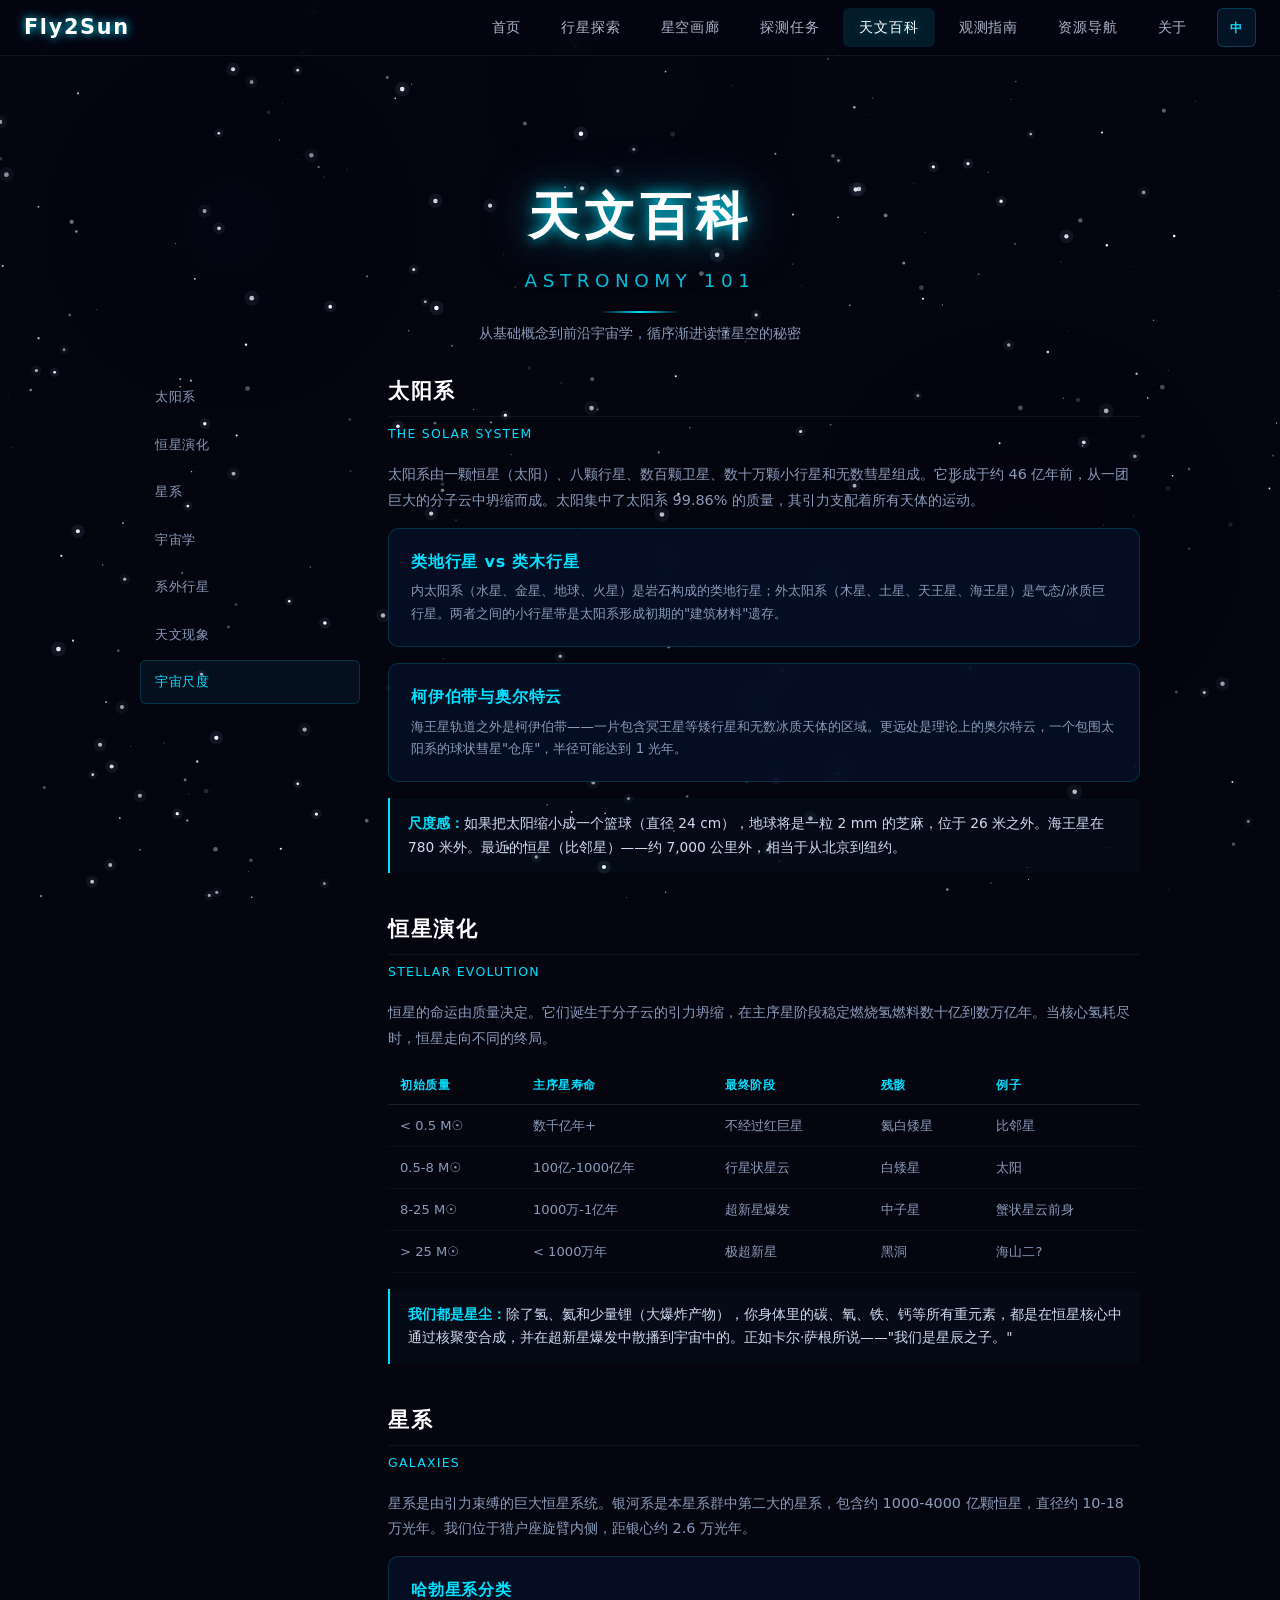
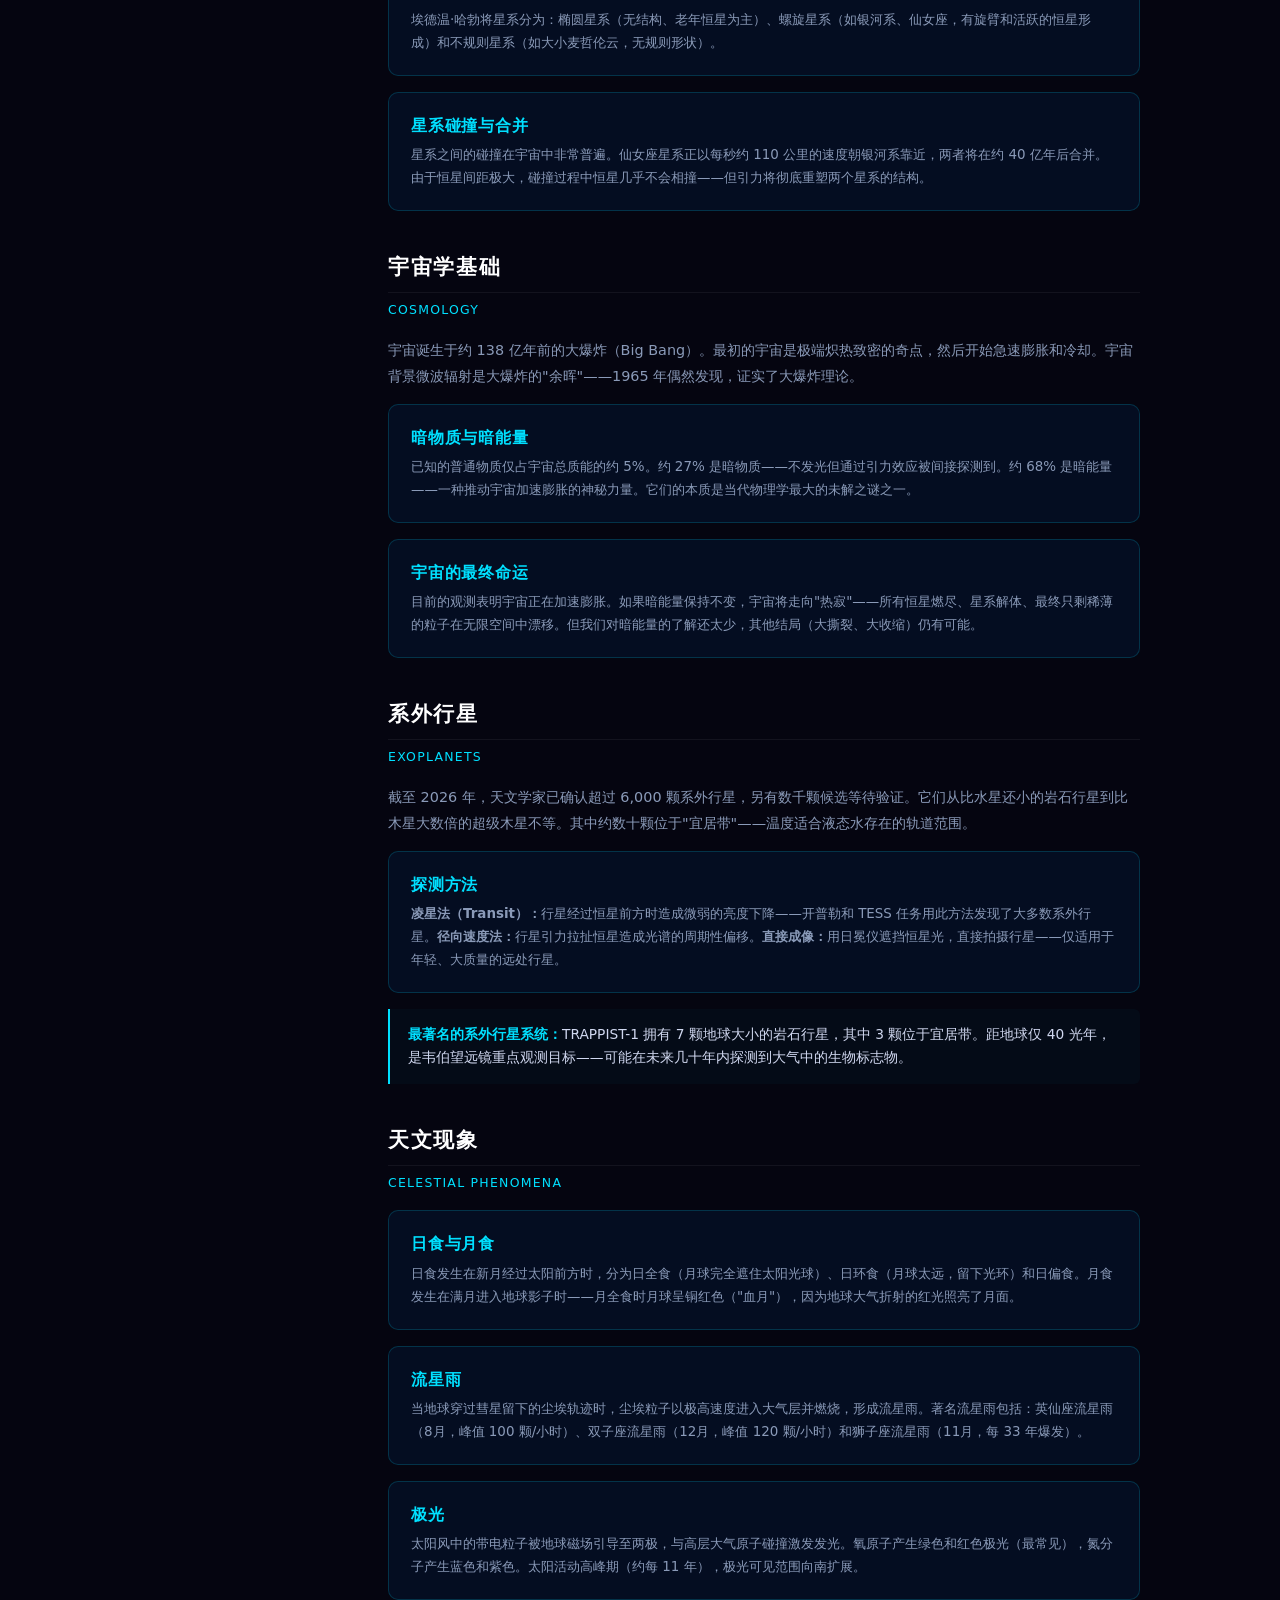
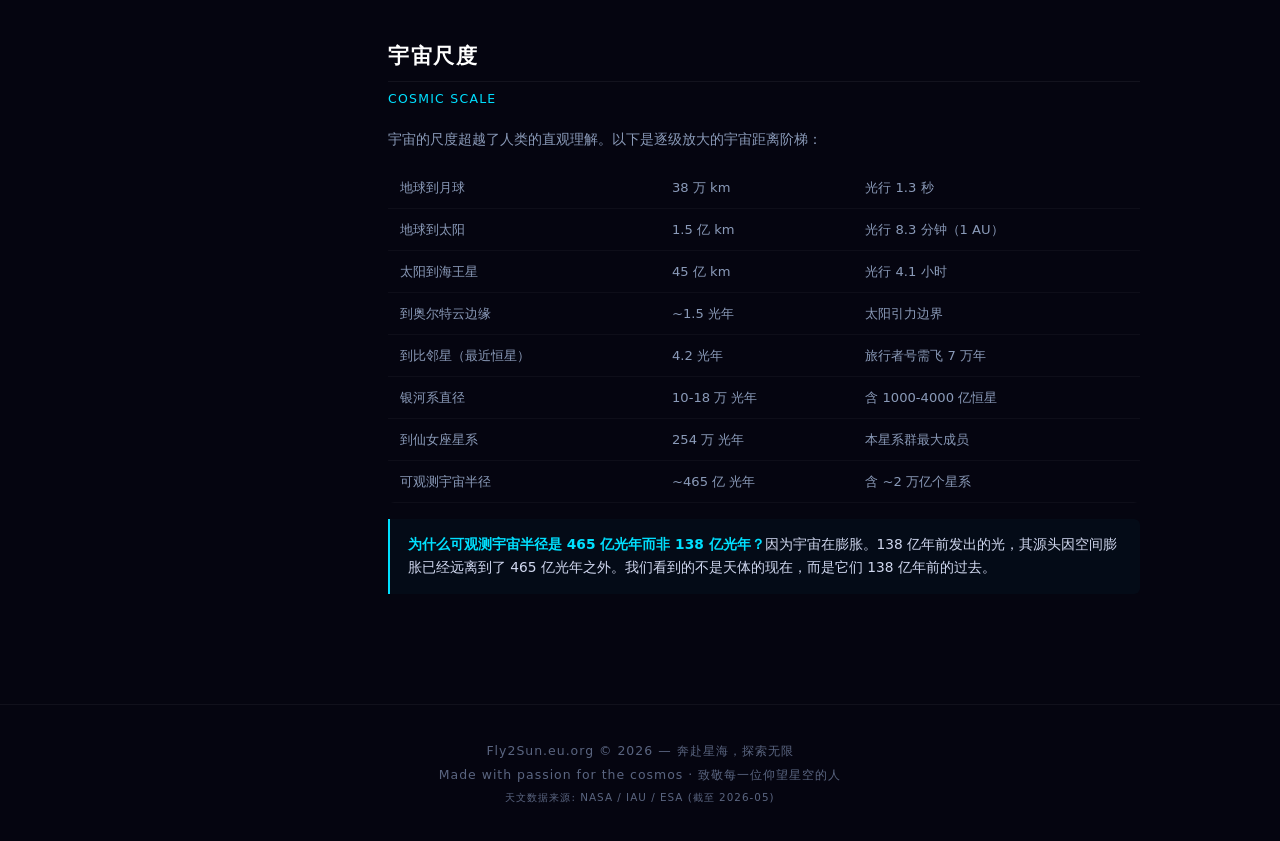
<file: pages/knowledge.html>
<!DOCTYPE html>
<html lang="zh-CN">
<head>
    <meta charset="UTF-8">
    <meta name="viewport" content="width=device-width, initial-scale=1.0">
    <meta name="description" content="Fly2Sun 天文百科 — 从基础概念到前沿宇宙学，循序渐进读懂星空">
    <title>天文百科 | Fly2Sun.eu.org</title>
    <link rel="stylesheet" href="../css/style.css?v=2">
    <style>
        .kb-layout {
            display: grid;
            grid-template-columns: 220px 1fr;
            gap: 28px;
            max-width: 1000px; margin: 0 auto;
        }
        .kb-sidebar {
            position: sticky; top: calc(var(--nav-h) + 20px);
            align-self: start;
        }
        .kb-sidebar nav {
            display: flex; flex-direction: column; gap: 4px;
        }
        .kb-sidebar a {
            display: block;
            padding: 10px 14px;
            border-radius: var(--radius-sm);
            font-size: 0.84rem; letter-spacing: 0.04em;
            color: var(--text-dim);
            text-decoration: none;
            transition: all 0.25s;
            border: 1px solid transparent;
        }
        .kb-sidebar a:hover,
        .kb-sidebar a.active {
            color: var(--cyan);
            background: rgba(0,200,255,0.06);
            border-color: var(--border);
            text-decoration: none;
        }

        .kb-section {
            margin-bottom: 40px;
            scroll-margin-top: calc(var(--nav-h) + 20px);
        }
        .kb-section h2 {
            font-size: 1.3rem; letter-spacing: 0.08em;
            color: #fff; margin-bottom: 6px;
            padding-bottom: 8px;
            border-bottom: 1px solid rgba(255,255,255,0.06);
        }
        .kb-section .kb-subtitle {
            font-size: 0.78rem; color: var(--cyan);
            letter-spacing: 0.1em; margin-bottom: 16px;
        }
        .kb-section p {
            font-size: 0.9rem; color: var(--text-dim);
            line-height: 1.8; margin-bottom: 14px;
        }

        .kb-card {
            background: var(--bg-panel);
            border: 1px solid var(--border);
            border-radius: var(--radius);
            padding: 20px 22px;
            margin-bottom: 16px;
            backdrop-filter: blur(10px);
            transition: all 0.3s;
        }
        .kb-card:hover { border-color: var(--border-h); }
        .kb-card h4 {
            font-size: 1rem; letter-spacing: 0.05em;
            color: var(--cyan); margin-bottom: 6px;
        }
        .kb-card p {
            font-size: 0.84rem; color: var(--text-dim);
            line-height: 1.7; margin-bottom: 0;
        }

        .kb-fact-box {
            background: rgba(0,200,255,0.03);
            border-left: 2px solid var(--cyan);
            padding: 14px 18px;
            margin: 16px 0;
            border-radius: 0 var(--radius-sm) var(--radius-sm) 0;
        }
        .kb-fact-box p {
            font-size: 0.86rem; color: var(--text);
            line-height: 1.7; margin-bottom: 0;
        }
        .kb-fact-box strong { color: var(--cyan); }

        .kb-table {
            width: 100%; border-collapse: collapse;
            font-size: 0.82rem; margin: 14px 0;
        }
        .kb-table th {
            text-align: left; padding: 10px 12px;
            color: var(--cyan); letter-spacing: 0.05em;
            font-weight: 600; font-size: 0.72rem;
            border-bottom: 1px solid rgba(255,255,255,0.1);
            white-space: nowrap;
        }
        .kb-table td {
            padding: 10px 12px; color: var(--text-dim);
            border-bottom: 1px solid rgba(255,255,255,0.04);
            line-height: 1.6;
            white-space: nowrap;
        }
        .kb-table-wrap {
            overflow-x: auto;
            -webkit-overflow-scrolling: touch;
            margin: 14px 0;
            border-radius: var(--radius-sm);
        }
        .kb-table-wrap .kb-table { margin: 0; }
        .kb-table tr:hover td { background: rgba(255,255,255,0.015); }

        @media (max-width: 768px) {
            .kb-layout {
                grid-template-columns: 1fr;
                gap: 16px;
                display: block;
            }
            .kb-section, .kb-card, .kb-fact-box, .kb-table-wrap, main {
                max-width: 100%;
                overflow-wrap: break-word;
            }
            .kb-sidebar {
                position: sticky;
                top: var(--nav-h);
                z-index: 10;
                background: rgba(5,5,18,0.95);
            }
            .kb-sidebar {
                position: sticky;
                top: var(--nav-h);
                z-index: 10;
                background: rgba(5,5,18,0.95);
                backdrop-filter: blur(14px);
                -webkit-backdrop-filter: blur(14px);
                border-bottom: 1px solid rgba(255,255,255,0.06);
            }
            .kb-sidebar nav {
                display: flex;
                flex-direction: row;
                flex-wrap: nowrap;
                gap: 4px;
                padding: 6px 0;
                overflow-x: auto;
                -webkit-overflow-scrolling: touch;
            }
            .kb-sidebar a {
                white-space: nowrap;
                font-size: 0.74rem;
                padding: 7px 13px;
                border-radius: 18px;
                flex-shrink: 0;
                border: 1px solid rgba(255,255,255,0.08);
                background: rgba(255,255,255,0.02);
            }
            .kb-sidebar a.active,
            .kb-sidebar a:hover {
                background: rgba(0,200,255,0.1);
                border-color: var(--cyan);
                color: var(--cyan);
                text-decoration: none;
            }

            .kb-section { margin-bottom: 30px; }
            .kb-section h2 { font-size: 1.1rem; }
            .kb-section p { font-size: 0.84rem; line-height: 1.7; }

            .kb-card { padding: 16px; margin-bottom: 12px; }
            .kb-card h4 { font-size: 0.92rem; }
            .kb-card p { font-size: 0.8rem; }

            .kb-fact-box { padding: 12px 14px; margin: 12px 0; }
            .kb-fact-box p { font-size: 0.8rem; }

            .kb-table th, .kb-table td { padding: 8px 10px; font-size: 0.7rem; }
        }

        @media (max-width: 480px) {
            .kb-sidebar { padding: 6px 0; }
            .kb-sidebar nav { gap: 3px; }
            .kb-sidebar a { font-size: 0.7rem; padding: 6px 8px; border-radius: 14px; }

            .kb-section { margin-bottom: 24px; }
            .kb-section h2 { font-size: 1rem; }

            .kb-card { padding: 14px 12px; }
            .kb-card h4 { font-size: 0.86rem; }
            .kb-card p { font-size: 0.76rem; }

            .kb-table th, .kb-table td { padding: 6px 8px; font-size: 0.65rem; }
        }
    </style>
</head>
<body>



    <div class="page-wrap">
        <div class="container section">
            <div class="page-title anim-fade-up">
                <h1><span lang="zh">天文百科</span><span lang="en">ASTRONOMY 101</span></h1>
                <p class="subtitle"><span lang="zh">ASTRONOMY 101</span><span lang="en">天文百科</span></p>
                <div class="hr"></div>
                <p style="color:var(--text-dim);font-size:0.85rem;margin-top:10px;">
                    <span lang="zh">从基础概念到前沿宇宙学，循序渐进读懂星空的秘密</span><span lang="en">From basic concepts to cutting-edge cosmology — understand the universe step by step</span>
                </p>
            </div>

            <div class="kb-layout anim-fade-up">
                <!-- Sidebar -->
                <aside class="kb-sidebar">
                    <nav>
                        <a href="#solar-system" class="active"><span lang="zh">太阳系</span><span lang="en">Solar System</span></a>
                        <a href="#stars"><span lang="zh">恒星演化</span><span lang="en">Stellar Evolution</span></a>
                        <a href="#galaxies"><span lang="zh">星系</span><span lang="en">Galaxies</span></a>
                        <a href="#cosmology"><span lang="zh">宇宙学</span><span lang="en">Cosmology</span></a>
                        <a href="#exoplanets"><span lang="zh">系外行星</span><span lang="en">Exoplanets</span></a>
                        <a href="#phenomena"><span lang="zh">天文现象</span><span lang="en">Celestial Phenomena</span></a>
                        <a href="#scales"><span lang="zh">宇宙尺度</span><span lang="en">Cosmic Scale</span></a>
                    </nav>
                </aside>

                <!-- Content -->
                <main>

                    <!-- Solar System -->
                    <div class="kb-section" id="solar-system">
                        <h2><span lang="zh">太阳系</span><span lang="en">The Solar System</span></h2>
                        <p class="kb-subtitle"><span lang="zh">THE SOLAR SYSTEM</span><span lang="en">THE SOLAR SYSTEM</span></p>
                        <p><span lang="zh">太阳系由一颗恒星（太阳）、八颗行星、数百颗卫星、数十万颗小行星和无数彗星组成。它形成于约 46 亿年前，从一团巨大的分子云中坍缩而成。太阳集中了太阳系 99.86% 的质量，其引力支配着所有天体的运动。</span><span lang="en">The Solar System consists of one star (the Sun), eight planets, hundreds of moons, hundreds of thousands of asteroids, and countless comets. It formed about 4.6 billion years ago from the gravitational collapse of a giant molecular cloud. The Sun contains 99.86% of the system's mass, and its gravity governs the motion of all other bodies.</span></p>
                        <div class="kb-card">
                            <h4><span lang="zh">类地行星 vs 类木行星</span><span lang="en">Terrestrial vs Jovian Planets</span></h4>
                            <p><span lang="zh">内太阳系（水星、金星、地球、火星）是岩石构成的类地行星；外太阳系（木星、土星、天王星、海王星）是气态/冰质巨行星。两者之间的小行星带是太阳系形成初期的"建筑材料"遗存。</span><span lang="en">The inner Solar System (Mercury, Venus, Earth, Mars) consists of rocky terrestrial planets; the outer Solar System (Jupiter, Saturn, Uranus, Neptune) hosts gas and ice giants. Between them lies the asteroid belt — leftover "building materials" from the Solar System's formation.</span></p>
                        </div>
                        <div class="kb-card">
                            <h4><span lang="zh">柯伊伯带与奥尔特云</span><span lang="en">Kuiper Belt & Oort Cloud</span></h4>
                            <p><span lang="zh">海王星轨道之外是柯伊伯带——一片包含冥王星等矮行星和无数冰质天体的区域。更远处是理论上的奥尔特云，一个包围太阳系的球状彗星"仓库"，半径可能达到 1 光年。</span><span lang="en">Beyond Neptune lies the Kuiper Belt — a region containing dwarf planets like Pluto and countless icy bodies. Even farther out is the theoretical Oort Cloud, a spherical comet "reservoir" surrounding the Solar System with a radius that may reach one light-year.</span></p>
                        </div>
                        <div class="kb-fact-box">
                            <p><span lang="zh"><strong>尺度感：</strong>如果把太阳缩小成一个篮球（直径 24 cm），地球将是一粒 2 mm 的芝麻，位于 26 米之外。海王星在 780 米外。最近的恒星（比邻星）——约 7,000 公里外，相当于从北京到纽约。</span><span lang="en"><strong>Sense of Scale:</strong> If the Sun were a basketball (24 cm diameter), Earth would be a 2 mm sesame seed 26 meters away. Neptune would be 780 meters away. The nearest star (Proxima Centauri) — about 7,000 km away, roughly the distance from Beijing to New York.</span></p>
                        </div>
                    </div>

                    <!-- Stars -->
                    <div class="kb-section" id="stars">
                        <h2><span lang="zh">恒星演化</span><span lang="en">Stellar Evolution</span></h2>
                        <p class="kb-subtitle"><span lang="zh">STELLAR EVOLUTION</span><span lang="en">STELLAR EVOLUTION</span></p>
                        <p><span lang="zh">恒星的命运由质量决定。它们诞生于分子云的引力坍缩，在主序星阶段稳定燃烧氢燃料数十亿到数万亿年。当核心氢耗尽时，恒星走向不同的终局。</span><span lang="en">A star's fate is determined by its mass. Born from the gravitational collapse of molecular clouds, stars steadily burn hydrogen for billions to trillions of years on the main sequence. When core hydrogen is exhausted, they meet dramatically different ends.</span></p>
                        <div class="kb-table-wrap">
                        <table class="kb-table">
                            <thead>
                                <tr><th><span lang="zh">初始质量</span><span lang="en">Initial Mass</span></th><th><span lang="zh">主序星寿命</span><span lang="en">Main Sequence Lifetime</span></th><th><span lang="zh">最终阶段</span><span lang="en">Final Stage</span></th><th><span lang="zh">残骸</span><span lang="en">Remnant</span></th><th><span lang="zh">例子</span><span lang="en">Example</span></th></tr>
                            </thead>
                            <tbody>
                                <tr><td>&lt; 0.5 M☉</td><td><span lang="zh">数千亿年+</span><span lang="en">Trillions of years</span></td><td><span lang="zh">不经过红巨星</span><span lang="en">No red giant phase</span></td><td><span lang="zh">氦白矮星</span><span lang="en">Helium white dwarf</span></td><td><span lang="zh">比邻星</span><span lang="en">Proxima Centauri</span></td></tr>
                                <tr><td>0.5-8 M☉</td><td><span lang="zh">100亿-1000亿年</span><span lang="en">10-100 billion yr</span></td><td><span lang="zh">行星状星云</span><span lang="en">Planetary nebula</span></td><td><span lang="zh">白矮星</span><span lang="en">White dwarf</span></td><td><span lang="zh">太阳</span><span lang="en">The Sun</span></td></tr>
                                <tr><td>8-25 M☉</td><td><span lang="zh">1000万-1亿年</span><span lang="en">10-100 million yr</span></td><td><span lang="zh">超新星爆发</span><span lang="en">Supernova explosion</span></td><td><span lang="zh">中子星</span><span lang="en">Neutron star</span></td><td><span lang="zh">蟹状星云前身</span><span lang="en">Crab progenitor</span></td></tr>
                                <tr><td>&gt; 25 M☉</td><td><span lang="zh">&lt; 1000万年</span><span lang="en">&lt; 10 million yr</span></td><td><span lang="zh">极超新星</span><span lang="en">Hypernova</span></td><td><span lang="zh">黑洞</span><span lang="en">Black hole</span></td><td><span lang="zh">海山二?</span><span lang="en">Eta Carinae?</span></td></tr>
                            </tbody>
                        </table>
                        </div>
                        <div class="kb-fact-box">
                            <p><span lang="zh"><strong>我们都是星尘：</strong>除了氢、氦和少量锂（大爆炸产物），你身体里的碳、氧、铁、钙等所有重元素，都是在恒星核心中通过核聚变合成，并在超新星爆发中散播到宇宙中的。正如卡尔·萨根所说——"我们是星辰之子。"</span><span lang="en"><strong>We are stardust:</strong> Except for hydrogen, helium, and trace lithium (products of the Big Bang), every heavy element in your body — carbon, oxygen, iron, calcium — was forged by nuclear fusion inside stars and scattered across the cosmos by supernova explosions. As Carl Sagan said — "We are made of star-stuff."</span></p>
                        </div>
                    </div>

                    <!-- Galaxies -->
                    <div class="kb-section" id="galaxies">
                        <h2><span lang="zh">星系</span><span lang="en">Galaxies</span></h2>
                        <p class="kb-subtitle"><span lang="zh">GALAXIES</span><span lang="en">GALAXIES</span></p>
                        <p><span lang="zh">星系是由引力束缚的巨大恒星系统。银河系是本星系群中第二大的星系，包含约 1000-4000 亿颗恒星，直径约 10-18 万光年。我们位于猎户座旋臂内侧，距银心约 2.6 万光年。</span><span lang="en">Galaxies are vast stellar systems bound by gravity. The Milky Way is the second-largest galaxy in the Local Group, containing 100–400 billion stars and spanning 100,000–180,000 light-years. We sit on the inner edge of the Orion Arm, about 26,000 light-years from the galactic center.</span></p>
                        <div class="kb-card">
                            <h4><span lang="zh">哈勃星系分类</span><span lang="en">Hubble Galaxy Classification</span></h4>
                            <p><span lang="zh">埃德温·哈勃将星系分为：椭圆星系（无结构、老年恒星为主）、螺旋星系（如银河系、仙女座，有旋臂和活跃的恒星形成）和不规则星系（如大小麦哲伦云，无规则形状）。</span><span lang="en">Edwin Hubble classified galaxies into ellipticals (featureless, dominated by old stars), spirals (like the Milky Way and Andromeda, with spiral arms and active star formation), and irregulars (like the Magellanic Clouds, lacking regular structure).</span></p>
                        </div>
                        <div class="kb-card">
                            <h4><span lang="zh">星系碰撞与合并</span><span lang="en">Galaxy Collisions & Mergers</span></h4>
                            <p><span lang="zh">星系之间的碰撞在宇宙中非常普遍。仙女座星系正以每秒约 110 公里的速度朝银河系靠近，两者将在约 40 亿年后合并。由于恒星间距极大，碰撞过程中恒星几乎不会相撞——但引力将彻底重塑两个星系的结构。</span><span lang="en">Galaxy collisions are common throughout the Universe. Andromeda is approaching the Milky Way at ~110 km/s and the two will merge in about 4 billion years. Because stars are so far apart, individual stellar collisions are extremely unlikely — but gravity will fundamentally reshape both galaxies.</span></p>
                        </div>
                    </div>

                    <!-- Cosmology -->
                    <div class="kb-section" id="cosmology">
                        <h2><span lang="zh">宇宙学基础</span><span lang="en">Cosmology Basics</span></h2>
                        <p class="kb-subtitle"><span lang="zh">COSMOLOGY</span><span lang="en">COSMOLOGY</span></p>
                        <p><span lang="zh">宇宙诞生于约 138 亿年前的大爆炸（Big Bang）。最初的宇宙是极端炽热致密的奇点，然后开始急速膨胀和冷却。宇宙背景微波辐射是大爆炸的"余晖"——1965 年偶然发现，证实了大爆炸理论。</span><span lang="en">The Universe was born ~13.8 billion years ago in the Big Bang — beginning as an infinitely hot, dense singularity that rapidly expanded and cooled. The Cosmic Microwave Background radiation, the Big Bang's "afterglow," was accidentally discovered in 1965 and provided powerful confirmation of the theory.</span></p>
                        <div class="kb-card">
                            <h4><span lang="zh">暗物质与暗能量</span><span lang="en">Dark Matter & Dark Energy</span></h4>
                            <p><span lang="zh">已知的普通物质仅占宇宙总质能的约 5%。约 27% 是暗物质——不发光但通过引力效应被间接探测到。约 68% 是暗能量——一种推动宇宙加速膨胀的神秘力量。它们的本质是当代物理学最大的未解之谜之一。</span><span lang="en">Ordinary matter accounts for only ~5% of the Universe's total mass-energy. About 27% is dark matter — invisible but detected through its gravitational effects. Roughly 68% is dark energy — a mysterious force driving the accelerating expansion of the Universe. Their nature remains one of the greatest unsolved mysteries in physics.</span></p>
                        </div>
                        <div class="kb-card">
                            <h4><span lang="zh">宇宙的最终命运</span><span lang="en">The Ultimate Fate of the Universe</span></h4>
                            <p><span lang="zh">目前的观测表明宇宙正在加速膨胀。如果暗能量保持不变，宇宙将走向"热寂"——所有恒星燃尽、星系解体、最终只剩稀薄的粒子在无限空间中漂移。但我们对暗能量的了解还太少，其他结局（大撕裂、大收缩）仍有可能。</span><span lang="en">Current observations indicate the Universe is expanding at an accelerating rate. If dark energy remains constant, the Universe faces "heat death" — all stars burn out, galaxies dissolve, and only sparse particles drift through infinite space. But our understanding of dark energy remains limited, and other fates (Big Rip, Big Crunch) are still possible.</span></p>
                        </div>
                    </div>

                    <!-- Exoplanets -->
                    <div class="kb-section" id="exoplanets">
                        <h2><span lang="zh">系外行星</span><span lang="en">Exoplanets</span></h2>
                        <p class="kb-subtitle"><span lang="zh">EXOPLANETS</span><span lang="en">EXOPLANETS</span></p>
                        <p><span lang="zh">截至 2026 年，天文学家已确认超过 6,000 颗系外行星，另有数千颗候选等待验证。它们从比水星还小的岩石行星到比木星大数倍的超级木星不等。其中约数十颗位于"宜居带"——温度适合液态水存在的轨道范围。</span><span lang="en">As of 2026, astronomers have confirmed over 6,000 exoplanets, with thousands more candidates awaiting verification. They range from rocky worlds smaller than Mercury to super-Jupiters several times the size of our largest planet. Dozens lie in the "habitable zone" — the orbital range where temperatures allow liquid water to exist.</span></p>
                        <div class="kb-card">
                            <h4><span lang="zh">探测方法</span><span lang="en">Detection Methods</span></h4>
                            <p><span lang="zh"><strong>凌星法（Transit）：</strong>行星经过恒星前方时造成微弱的亮度下降——开普勒和 TESS 任务用此方法发现了大多数系外行星。<strong>径向速度法：</strong>行星引力拉扯恒星造成光谱的周期性偏移。<strong>直接成像：</strong>用日冕仪遮挡恒星光，直接拍摄行星——仅适用于年轻、大质量的远处行星。</span><span lang="en"><strong>Transit Method:</strong> A planet passing in front of its star causes a tiny dip in brightness — Kepler and TESS discovered most exoplanets this way. <strong>Radial Velocity:</strong> A planet's gravitational tug causes periodic shifts in the star's spectrum. <strong>Direct Imaging:</strong> Using a coronagraph to block starlight and photograph the planet directly — only feasible for young, massive planets far from their stars.</span></p>
                        </div>
                        <div class="kb-fact-box">
                            <p><span lang="zh"><strong>最著名的系外行星系统：</strong>TRAPPIST-1 拥有 7 颗地球大小的岩石行星，其中 3 颗位于宜居带。距地球仅 40 光年，是韦伯望远镜重点观测目标——可能在未来几十年内探测到大气中的生物标志物。</span><span lang="en"><strong>Most famous exoplanet system:</strong> TRAPPIST-1 hosts seven Earth-sized rocky planets, three of which lie in the habitable zone. Just 40 light-years away, it is a prime target for the Webb Telescope — which may detect atmospheric biosignatures within the coming decades.</span></p>
                        </div>
                    </div>

                    <!-- Phenomena -->
                    <div class="kb-section" id="phenomena">
                        <h2><span lang="zh">天文现象</span><span lang="en">Celestial Phenomena</span></h2>
                        <p class="kb-subtitle"><span lang="zh">CELESTIAL PHENOMENA</span><span lang="en">CELESTIAL PHENOMENA</span></p>
                        <div class="kb-card">
                            <h4><span lang="zh">日食与月食</span><span lang="en">Solar & Lunar Eclipses</span></h4>
                            <p><span lang="zh">日食发生在新月经过太阳前方时，分为日全食（月球完全遮住太阳光球）、日环食（月球太远，留下光环）和日偏食。月食发生在满月进入地球影子时——月全食时月球呈铜红色（"血月"），因为地球大气折射的红光照亮了月面。</span><span lang="en">Solar eclipses occur when the New Moon passes in front of the Sun — categorized as total (Moon fully covers the photosphere), annular (Moon is too far, leaving a ring), or partial. Lunar eclipses occur when the Full Moon enters Earth's shadow — during totality the Moon turns copper-red (a "Blood Moon") as Earth's atmosphere refracts red light onto the lunar surface.</span></p>
                        </div>
                        <div class="kb-card">
                            <h4><span lang="zh">流星雨</span><span lang="en">Meteor Showers</span></h4>
                            <p><span lang="zh">当地球穿过彗星留下的尘埃轨迹时，尘埃粒子以极高速度进入大气层并燃烧，形成流星雨。著名流星雨包括：英仙座流星雨（8月，峰值 100 颗/小时）、双子座流星雨（12月，峰值 120 颗/小时）和狮子座流星雨（11月，每 33 年爆发）。</span><span lang="en">When Earth passes through debris trails left by comets, dust particles enter the atmosphere at extreme speeds and burn up, creating meteor showers. Notable showers include the Perseids (August, peak 100/hour), Geminids (December, peak 120/hour), and Leonids (November, outbursts every 33 years).</span></p>
                        </div>
                        <div class="kb-card">
                            <h4><span lang="zh">极光</span><span lang="en">Aurorae</span></h4>
                            <p><span lang="zh">太阳风中的带电粒子被地球磁场引导至两极，与高层大气原子碰撞激发发光。氧原子产生绿色和红色极光（最常见），氮分子产生蓝色和紫色。太阳活动高峰期（约每 11 年），极光可见范围向南扩展。</span><span lang="en">Charged particles from the solar wind are funneled by Earth's magnetic field toward the poles, where they collide with upper atmospheric atoms. Oxygen produces green and red aurorae (most common), while nitrogen creates blue and purple. During solar maximum (~every 11 years), aurorae become visible at lower latitudes.</span></p>
                        </div>
                    </div>

                    <!-- Cosmic Scale -->
                    <div class="kb-section" id="scales">
                        <h2><span lang="zh">宇宙尺度</span><span lang="en">Cosmic Scale</span></h2>
                        <p class="kb-subtitle"><span lang="zh">COSMIC SCALE</span><span lang="en">COSMIC SCALE</span></p>
                        <p><span lang="zh">宇宙的尺度超越了人类的直观理解。以下是逐级放大的宇宙距离阶梯：</span><span lang="en">The scale of the Universe exceeds human intuition. Here is the cosmic distance ladder, step by step:</span></p>
                        <div class="kb-table-wrap">
                        <table class="kb-table">
                            <tbody>
                                <tr><td><span lang="zh">地球到月球</span><span lang="en">Earth to Moon</span></td><td><span lang="zh">38 万 km</span><span lang="en">380,000 km</span></td><td><span lang="zh">光行 1.3 秒</span><span lang="en">1.3 light-seconds</span></td></tr>
                                <tr><td><span lang="zh">地球到太阳</span><span lang="en">Earth to Sun</span></td><td><span lang="zh">1.5 亿 km</span><span lang="en">150 million km</span></td><td><span lang="zh">光行 8.3 分钟（1 AU）</span><span lang="en">8.3 light-minutes (1 AU)</span></td></tr>
                                <tr><td><span lang="zh">太阳到海王星</span><span lang="en">Sun to Neptune</span></td><td><span lang="zh">45 亿 km</span><span lang="en">4.5 billion km</span></td><td><span lang="zh">光行 4.1 小时</span><span lang="en">4.1 light-hours</span></td></tr>
                                <tr><td><span lang="zh">到奥尔特云边缘</span><span lang="en">To Oort Cloud edge</span></td><td><span lang="zh">~1.5 光年</span><span lang="en">~1.5 light-years</span></td><td><span lang="zh">太阳引力边界</span><span lang="en">Solar gravitational boundary</span></td></tr>
                                <tr><td><span lang="zh">到比邻星（最近恒星）</span><span lang="en">To Proxima Centauri (nearest star)</span></td><td><span lang="zh">4.2 光年</span><span lang="en">4.2 light-years</span></td><td><span lang="zh">旅行者号需飞 7 万年</span><span lang="en">70,000 years for Voyager</span></td></tr>
                                <tr><td><span lang="zh">银河系直径</span><span lang="en">Milky Way diameter</span></td><td><span lang="zh">10-18 万 光年</span><span lang="en">100,000-180,000 ly</span></td><td><span lang="zh">含 1000-4000 亿恒星</span><span lang="en">100-400 billion stars</span></td></tr>
                                <tr><td><span lang="zh">到仙女座星系</span><span lang="en">To Andromeda Galaxy</span></td><td><span lang="zh">254 万 光年</span><span lang="en">2.54 million ly</span></td><td><span lang="zh">本星系群最大成员</span><span lang="en">Largest Local Group member</span></td></tr>
                                <tr><td><span lang="zh">可观测宇宙半径</span><span lang="en">Observable Universe radius</span></td><td><span lang="zh">~465 亿 光年</span><span lang="en">~46.5 billion ly</span></td><td><span lang="zh">含 ~2 万亿个星系</span><span lang="en">~2 trillion galaxies</span></td></tr>
                            </tbody>
                        </table>
                        </div>
                        <div class="kb-fact-box">
                            <p><span lang="zh"><strong>为什么可观测宇宙半径是 465 亿光年而非 138 亿光年？</strong>因为宇宙在膨胀。138 亿年前发出的光，其源头因空间膨胀已经远离到了 465 亿光年之外。我们看到的不是天体的现在，而是它们 138 亿年前的过去。</span><span lang="en"><strong>Why is the observable Universe's radius 46.5 billion light-years rather than 13.8 billion?</strong> Because the Universe is expanding. Light that was emitted 13.8 billion years ago has had its source carried to a distance of 46.5 billion light-years by cosmic expansion. We see objects not as they are now, but as they were 13.8 billion years ago.</span></p>
                        </div>
                    </div>

                </main>
            </div>

        </div>
    </div>


    <script src="../js/i18n.js?v=2"></script>
    <script src="../js/components.js?v=2"></script>
    <script src="../js/main.js?v=2"></script>
    <script>
        // Sidebar scroll spy
        document.addEventListener('DOMContentLoaded', function() {
            const sections = document.querySelectorAll('.kb-section');
            const links = document.querySelectorAll('.kb-sidebar a');
            const observer = new IntersectionObserver(entries => {
                entries.forEach(e => {
                    if (e.isIntersecting) {
                        links.forEach(l => l.classList.remove('active'));
                        const id = e.target.id;
                        const active = document.querySelector(`.kb-sidebar a[href="#${id}"]`);
                        if (active) {
                            active.classList.add('active');
                            active.scrollIntoView({ behavior: 'smooth', block: 'nearest', inline: 'center' });
                        }
                    }
                });
            }, { threshold: 0.3, rootMargin: '-80px 0px -60% 0px' });
            sections.forEach(s => observer.observe(s));
        });
    </script>
</body>
</html>
</file>
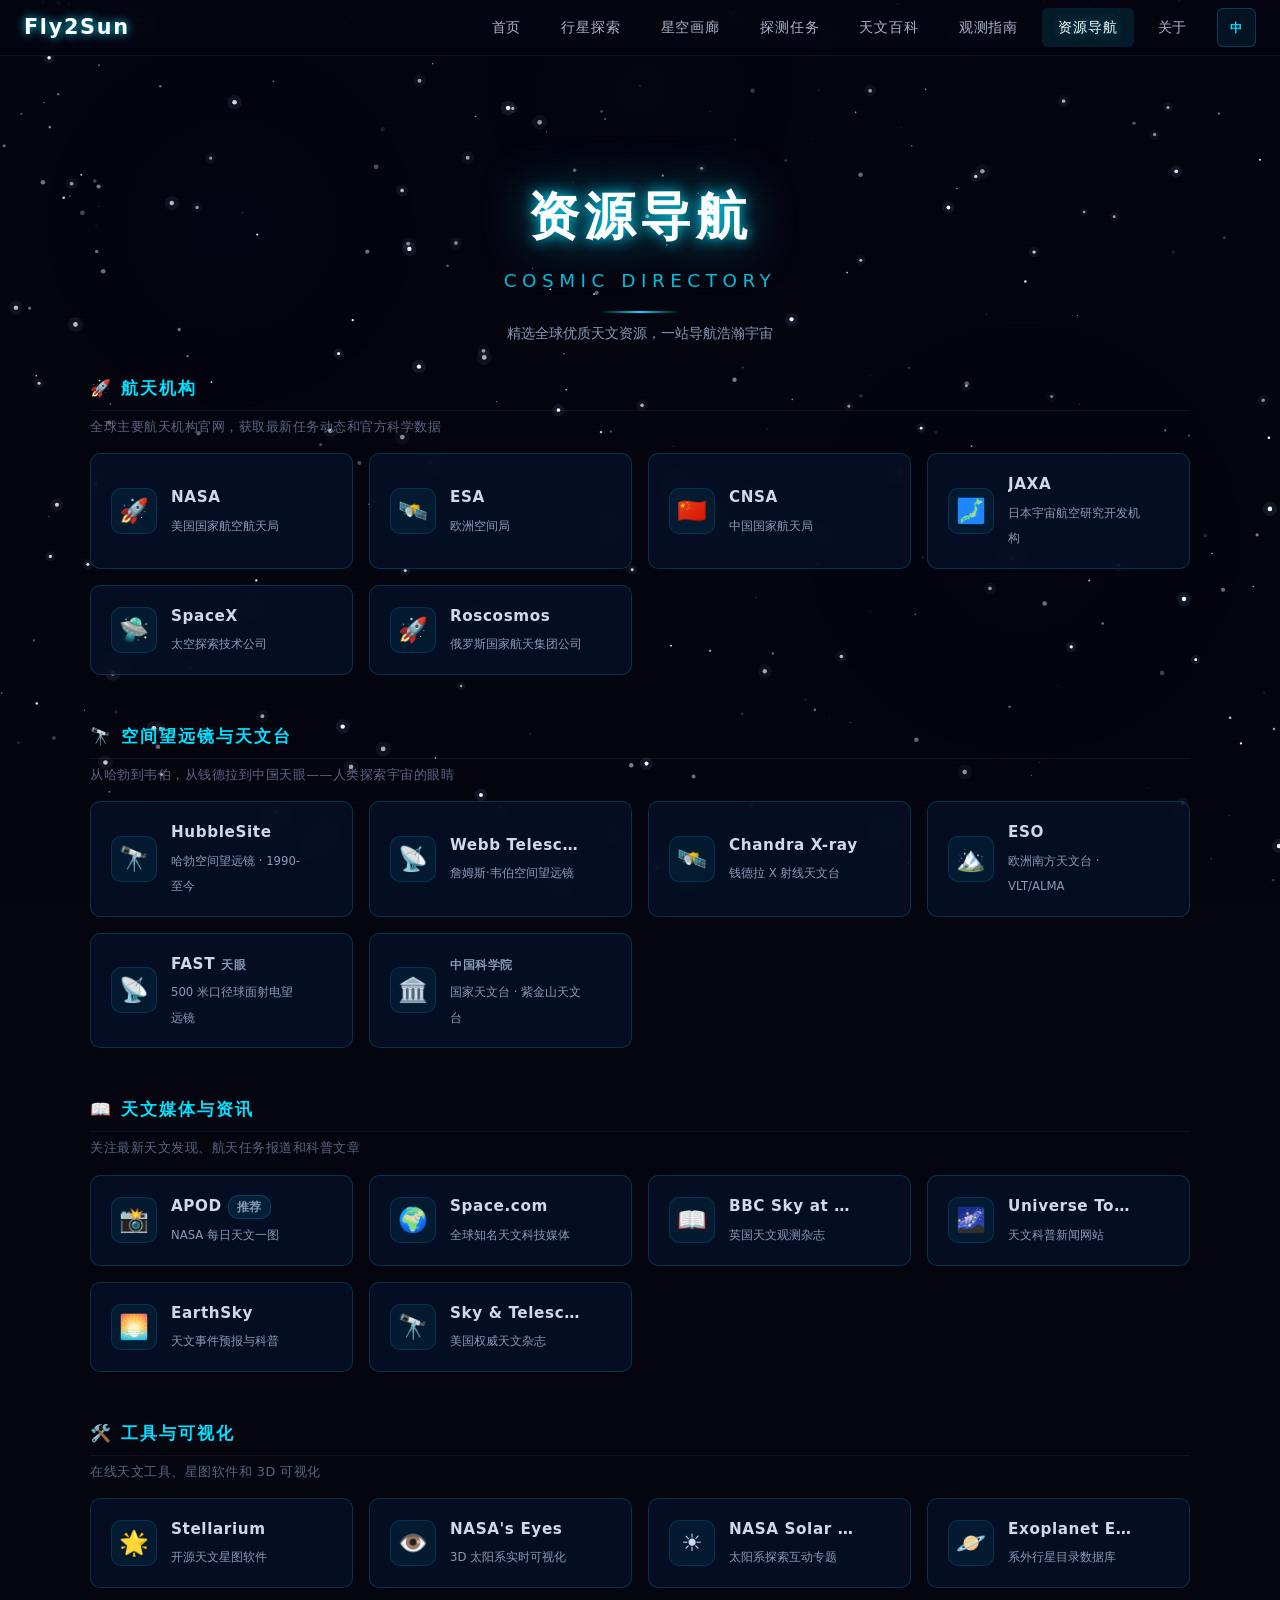
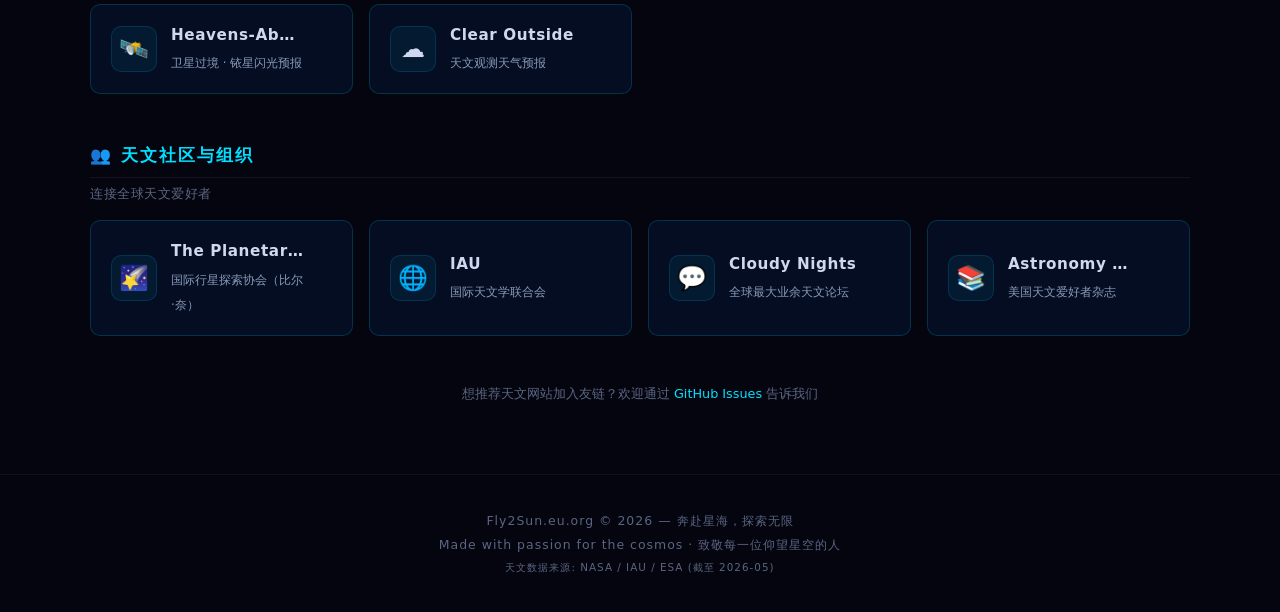
<file: pages/links.html>
<!DOCTYPE html>
<html lang="zh-CN">
<head>
    <meta charset="UTF-8">
    <meta name="viewport" content="width=device-width, initial-scale=1.0">
    <meta name="description" content="Fly2Sun 友情链接 — 精选天文网站，航天机构、望远镜、教育、社区">
    <title>友情链接 | Fly2Sun.eu.org</title>
    <link rel="stylesheet" href="../css/style.css?v=2">
    <style>
        .link-grid {
            display: grid;
            grid-template-columns: repeat(auto-fit, minmax(260px, 1fr));
            gap: 16px;
        }
        .lk {
            display: flex; align-items: center; gap: 14px;
            background: var(--bg-panel);
            border: 1px solid var(--border);
            border-radius: var(--radius);
            padding: 18px 20px;
            text-decoration: none; color: var(--text);
            backdrop-filter: blur(10px);
            transition: all 0.3s;
        }
        .lk:hover {
            border-color: var(--border-h);
            box-shadow: 0 4px 28px rgba(0,200,255,0.12);
            transform: translateX(5px);
            color: #fff;
            text-decoration: none;
        }
        .lk .lk-icon {
            width: 46px; height: 46px;
            border-radius: 10px; flex-shrink: 0;
            display: flex; align-items: center; justify-content: center;
            font-size: 1.5rem;
            background: rgba(0,200,255,0.07);
            border: 1px solid rgba(0,200,255,0.15);
        }
        .lk .lk-info { min-width: 0; }
        .lk .lk-info h4 {
            font-size: 0.95rem; letter-spacing: 0.04em;
            margin-bottom: 2px;
            overflow: hidden; text-overflow: ellipsis; white-space: nowrap;
        }
        .lk .lk-info span {
            font-size: 0.73rem; color: var(--text-dim);
        }
        .lk .lk-arrow {
            margin-left: auto; color: var(--cyan);
            opacity: 0; transition: opacity 0.3s;
            font-size: 1.1rem; flex-shrink: 0;
        }
        .lk:hover .lk-arrow { opacity: 1; }

        .link-section { margin-bottom: 48px; }
        .link-section h3 {
            font-size: 1.05rem; letter-spacing: 0.12em;
            color: var(--cyan); margin-bottom: 14px;
            padding-bottom: 8px;
            border-bottom: 1px solid rgba(255,255,255,0.06);
            display: flex; align-items: center; gap: 8px;
        }
        .link-section .sec-desc {
            font-size: 0.8rem; color: var(--text-muted);
            margin: -8px 0 16px;
            letter-spacing: 0.04em;
        }
        .badge {
            display: inline-block;
            padding: 2px 8px;
            border-radius: 10px;
            font-size: 0.65rem;
            font-weight: 600;
            letter-spacing: 0.06em;
            background: rgba(0,200,255,0.1);
            color: var(--cyan);
            border: 1px solid rgba(0,200,255,0.2);
        }
        @media (max-width: 480px) {
            .link-grid { grid-template-columns: 1fr; }
            .lk { padding: 14px 16px; }
        }
    </style>
</head>
<body>



    <div class="page-wrap">
        <div class="container section">
            <div class="page-title anim-fade-up">
                <h1><span lang="zh">资源导航</span><span lang="en">COSMIC DIRECTORY</span></h1>
                <p class="subtitle"><span lang="zh">COSMIC DIRECTORY</span><span lang="en">资源导航</span></p>
                <div class="hr"></div>
                <p style="color:var(--text-dim);font-size:0.85rem;margin-top:10px;">
                    <span lang="zh">精选全球优质天文资源，一站导航浩瀚宇宙</span><span lang="en">Curated global astronomy resources — your one-stop gateway to the cosmos</span>
                </p>
            </div>

            <!-- Space Agencies -->
            <div class="link-section anim-fade-up">
                <h3><span lang="zh">🚀 航天机构</span><span lang="en">🚀 Space Agencies</span></h3>
                <p class="sec-desc"><span lang="zh">全球主要航天机构官网，获取最新任务动态和官方科学数据</span><span lang="en">Official websites of major space agencies — latest mission updates and scientific data</span></p>
                <div class="link-grid">
                    <a href="https://www.nasa.gov" target="_blank" rel="noopener" class="lk">
                        <div class="lk-icon">🚀</div>
                        <div class="lk-info"><h4>NASA</h4><span><span lang="zh">美国国家航空航天局</span><span lang="en">National Aeronautics and Space Administration</span></span></div>
                        <span class="lk-arrow">→</span>
                    </a>
                    <a href="https://www.esa.int" target="_blank" rel="noopener" class="lk">
                        <div class="lk-icon">🛰️</div>
                        <div class="lk-info"><h4>ESA</h4><span><span lang="zh">欧洲空间局</span><span lang="en">European Space Agency</span></span></div>
                        <span class="lk-arrow">→</span>
                    </a>
                    <a href="https://www.cnsa.gov.cn" target="_blank" rel="noopener" class="lk">
                        <div class="lk-icon">🇨🇳</div>
                        <div class="lk-info"><h4>CNSA</h4><span><span lang="zh">中国国家航天局</span><span lang="en">China National Space Administration</span></span></div>
                        <span class="lk-arrow">→</span>
                    </a>
                    <a href="https://global.jaxa.jp" target="_blank" rel="noopener" class="lk">
                        <div class="lk-icon">🗾</div>
                        <div class="lk-info"><h4>JAXA</h4><span><span lang="zh">日本宇宙航空研究开发机构</span><span lang="en">Japan Aerospace Exploration Agency</span></span></div>
                        <span class="lk-arrow">→</span>
                    </a>
                    <a href="https://www.spacex.com" target="_blank" rel="noopener" class="lk">
                        <div class="lk-icon">🛸</div>
                        <div class="lk-info"><h4>SpaceX</h4><span><span lang="zh">太空探索技术公司</span><span lang="en">Space Exploration Technologies Corp.</span></span></div>
                        <span class="lk-arrow">→</span>
                    </a>
                    <a href="https://www.roscosmos.ru" target="_blank" rel="noopener" class="lk">
                        <div class="lk-icon">🚀</div>
                        <div class="lk-info"><h4>Roscosmos</h4><span><span lang="zh">俄罗斯国家航天集团公司</span><span lang="en">Roscosmos State Corporation</span></span></div>
                        <span class="lk-arrow">→</span>
                    </a>
                </div>
            </div>

            <!-- Telescopes -->
            <div class="link-section anim-fade-up">
                <h3><span lang="zh">🔭 空间望远镜与天文台</span><span lang="en">🔭 Space Telescopes &amp; Observatories</span></h3>
                <p class="sec-desc"><span lang="zh">从哈勃到韦伯，从钱德拉到中国天眼——人类探索宇宙的眼睛</span><span lang="en">From Hubble to Webb, from Chandra to FAST — humanity's eyes on the universe</span></p>
                <div class="link-grid">
                    <a href="https://hubblesite.org" target="_blank" rel="noopener" class="lk">
                        <div class="lk-icon">🔭</div>
                        <div class="lk-info"><h4>HubbleSite</h4><span><span lang="zh">哈勃空间望远镜 · 1990-至今</span><span lang="en">Hubble Space Telescope · 1990–present</span></span></div>
                        <span class="lk-arrow">→</span>
                    </a>
                    <a href="https://webbtelescope.org" target="_blank" rel="noopener" class="lk">
                        <div class="lk-icon">📡</div>
                        <div class="lk-info"><h4>Webb Telescope</h4><span><span lang="zh">詹姆斯·韦伯空间望远镜</span><span lang="en">James Webb Space Telescope</span></span></div>
                        <span class="lk-arrow">→</span>
                    </a>
                    <a href="https://www.chandra.harvard.edu" target="_blank" rel="noopener" class="lk">
                        <div class="lk-icon">🛰️</div>
                        <div class="lk-info"><h4>Chandra X-ray</h4><span><span lang="zh">钱德拉 X 射线天文台</span><span lang="en">Chandra X-ray Observatory</span></span></div>
                        <span class="lk-arrow">→</span>
                    </a>
                    <a href="https://www.eso.org" target="_blank" rel="noopener" class="lk">
                        <div class="lk-icon">🏔️</div>
                        <div class="lk-info"><h4>ESO</h4><span><span lang="zh">欧洲南方天文台 · VLT/ALMA</span><span lang="en">European Southern Observatory · VLT/ALMA</span></span></div>
                        <span class="lk-arrow">→</span>
                    </a>
                    <a href="https://fast.bao.ac.cn" target="_blank" rel="noopener" class="lk">
                        <div class="lk-icon">📡</div>
                        <div class="lk-info"><h4>FAST <span lang="zh">天眼</span><span lang="en"></span></h4><span><span lang="zh">500 米口径球面射电望远镜</span><span lang="en">500-meter Aperture Spherical Telescope</span></span></div>
                        <span class="lk-arrow">→</span>
                    </a>
                    <a href="https://www.nao.cas.cn" target="_blank" rel="noopener" class="lk">
                        <div class="lk-icon">🏛️</div>
                        <div class="lk-info"><h4><span lang="zh">中国科学院</span><span lang="en">CAS</span></h4><span><span lang="zh">国家天文台 · 紫金山天文台</span><span lang="en">National Astronomical Obs. · Purple Mountain Obs.</span></span></div>
                        <span class="lk-arrow">→</span>
                    </a>
                </div>
            </div>

            <!-- Media & News -->
            <div class="link-section anim-fade-up">
                <h3><span lang="zh">📖 天文媒体与资讯</span><span lang="en">📖 Astronomy Media &amp; News</span></h3>
                <p class="sec-desc"><span lang="zh">关注最新天文发现、航天任务报道和科普文章</span><span lang="en">Latest astronomy discoveries, mission coverage, and popular science articles</span></p>
                <div class="link-grid">
                    <a href="https://apod.nasa.gov" target="_blank" rel="noopener" class="lk">
                        <div class="lk-icon">📸</div>
                        <div class="lk-info"><h4>APOD <span class="badge"><span lang="zh">推荐</span><span lang="en">Featured</span></span></h4><span><span lang="zh">NASA 每日天文一图</span><span lang="en">NASA Astronomy Picture of the Day</span></span></div>
                        <span class="lk-arrow">→</span>
                    </a>
                    <a href="https://www.space.com" target="_blank" rel="noopener" class="lk">
                        <div class="lk-icon">🌍</div>
                        <div class="lk-info"><h4>Space.com</h4><span><span lang="zh">全球知名天文科技媒体</span><span lang="en">Global astronomy &amp; space news</span></span></div>
                        <span class="lk-arrow">→</span>
                    </a>
                    <a href="https://www.skyatnightmagazine.com" target="_blank" rel="noopener" class="lk">
                        <div class="lk-icon">📖</div>
                        <div class="lk-info"><h4>BBC Sky at Night</h4><span><span lang="zh">英国天文观测杂志</span><span lang="en">UK astronomy observing magazine</span></span></div>
                        <span class="lk-arrow">→</span>
                    </a>
                    <a href="https://www.universetoday.com" target="_blank" rel="noopener" class="lk">
                        <div class="lk-icon">🌌</div>
                        <div class="lk-info"><h4>Universe Today</h4><span><span lang="zh">天文科普新闻网站</span><span lang="en">Astronomy &amp; space news</span></span></div>
                        <span class="lk-arrow">→</span>
                    </a>
                    <a href="https://earthsky.org" target="_blank" rel="noopener" class="lk">
                        <div class="lk-icon">🌅</div>
                        <div class="lk-info"><h4>EarthSky</h4><span><span lang="zh">天文事件预报与科普</span><span lang="en">Astronomy events &amp; skywatching</span></span></div>
                        <span class="lk-arrow">→</span>
                    </a>
                    <a href="https://skyandtelescope.org" target="_blank" rel="noopener" class="lk">
                        <div class="lk-icon">🔭</div>
                        <div class="lk-info"><h4>Sky &amp; Telescope</h4><span><span lang="zh">美国权威天文杂志</span><span lang="en">Leading US astronomy magazine</span></span></div>
                        <span class="lk-arrow">→</span>
                    </a>
                </div>
            </div>

            <!-- Tools -->
            <div class="link-section anim-fade-up">
                <h3><span lang="zh">🛠️ 工具与可视化</span><span lang="en">🛠️ Tools &amp; Visualization</span></h3>
                <p class="sec-desc"><span lang="zh">在线天文工具、星图软件和 3D 可视化</span><span lang="en">Online astronomy tools, star chart software, and 3D visualization</span></p>
                <div class="link-grid">
                    <a href="https://stellarium.org" target="_blank" rel="noopener" class="lk">
                        <div class="lk-icon">🌟</div>
                        <div class="lk-info"><h4>Stellarium</h4><span><span lang="zh">开源天文星图软件</span><span lang="en">Open-source planetarium software</span></span></div>
                        <span class="lk-arrow">→</span>
                    </a>
                    <a href="https://eyes.nasa.gov" target="_blank" rel="noopener" class="lk">
                        <div class="lk-icon">👁️</div>
                        <div class="lk-info"><h4>NASA's Eyes</h4><span><span lang="zh">3D 太阳系实时可视化</span><span lang="en">3D real-time Solar System visualization</span></span></div>
                        <span class="lk-arrow">→</span>
                    </a>
                    <a href="https://solarsystem.nasa.gov" target="_blank" rel="noopener" class="lk">
                        <div class="lk-icon">☀️</div>
                        <div class="lk-info"><h4>NASA Solar System</h4><span><span lang="zh">太阳系探索互动专题</span><span lang="en">Solar System exploration interactive</span></span></div>
                        <span class="lk-arrow">→</span>
                    </a>
                    <a href="https://exoplanet.eu" target="_blank" rel="noopener" class="lk">
                        <div class="lk-icon">🪐</div>
                        <div class="lk-info"><h4>Exoplanet Encyclopaedia</h4><span><span lang="zh">系外行星目录数据库</span><span lang="en">Exoplanet catalogue database</span></span></div>
                        <span class="lk-arrow">→</span>
                    </a>
                    <a href="https://www.heavens-above.com" target="_blank" rel="noopener" class="lk">
                        <div class="lk-icon">🛰️</div>
                        <div class="lk-info"><h4>Heavens-Above</h4><span><span lang="zh">卫星过境 · 铱星闪光预报</span><span lang="en">Satellite passes &amp; flare predictions</span></span></div>
                        <span class="lk-arrow">→</span>
                    </a>
                    <a href="https://clearoutside.com" target="_blank" rel="noopener" class="lk">
                        <div class="lk-icon">☁️</div>
                        <div class="lk-info"><h4>Clear Outside</h4><span><span lang="zh">天文观测天气预报</span><span lang="en">Astronomy weather forecasts</span></span></div>
                        <span class="lk-arrow">→</span>
                    </a>
                </div>
            </div>

            <!-- Communities -->
            <div class="link-section anim-fade-up">
                <h3><span lang="zh">👥 天文社区与组织</span><span lang="en">👥 Astronomy Communities &amp; Organizations</span></h3>
                <p class="sec-desc"><span lang="zh">连接全球天文爱好者</span><span lang="en">Connecting astronomy enthusiasts worldwide</span></p>
                <div class="link-grid">
                    <a href="https://www.planetary.org" target="_blank" rel="noopener" class="lk">
                        <div class="lk-icon">🌠</div>
                        <div class="lk-info"><h4>The Planetary Society</h4><span><span lang="zh">国际行星探索协会（比尔·奈）</span><span lang="en">International planetary exploration society (Bill Nye)</span></span></div>
                        <span class="lk-arrow">→</span>
                    </a>
                    <a href="https://www.iau.org" target="_blank" rel="noopener" class="lk">
                        <div class="lk-icon">🌐</div>
                        <div class="lk-info"><h4>IAU</h4><span><span lang="zh">国际天文学联合会</span><span lang="en">International Astronomical Union</span></span></div>
                        <span class="lk-arrow">→</span>
                    </a>
                    <a href="https://www.cloudynights.com" target="_blank" rel="noopener" class="lk">
                        <div class="lk-icon">💬</div>
                        <div class="lk-info"><h4>Cloudy Nights</h4><span><span lang="zh">全球最大业余天文论坛</span><span lang="en">World's largest amateur astronomy forum</span></span></div>
                        <span class="lk-arrow">→</span>
                    </a>
                    <a href="https://www.astronomy.com" target="_blank" rel="noopener" class="lk">
                        <div class="lk-icon">📚</div>
                        <div class="lk-info"><h4>Astronomy Magazine</h4><span><span lang="zh">美国天文爱好者杂志</span><span lang="en">US astronomy enthusiast magazine</span></span></div>
                        <span class="lk-arrow">→</span>
                    </a>
                </div>
            </div>

            <p style="text-align:center;margin-top:24px;color:var(--text-muted);font-size:0.8rem;">
                <span lang="zh">想推荐天文网站加入友链？欢迎通过 <a href="https://github.com/miki-hunter/miki-hunter.github.io" target="_blank" rel="noopener">GitHub Issues</a> 告诉我们</span><span lang="en">Want to recommend an astronomy site? Let us know via <a href="https://github.com/miki-hunter/miki-hunter.github.io" target="_blank" rel="noopener">GitHub Issues</a></span>
            </p>

        </div>
    </div>


    <script src="../js/i18n.js?v=2"></script>
    <script src="../js/components.js?v=2"></script>
    <script src="../js/main.js?v=2"></script>
</body>
</html>
</file>
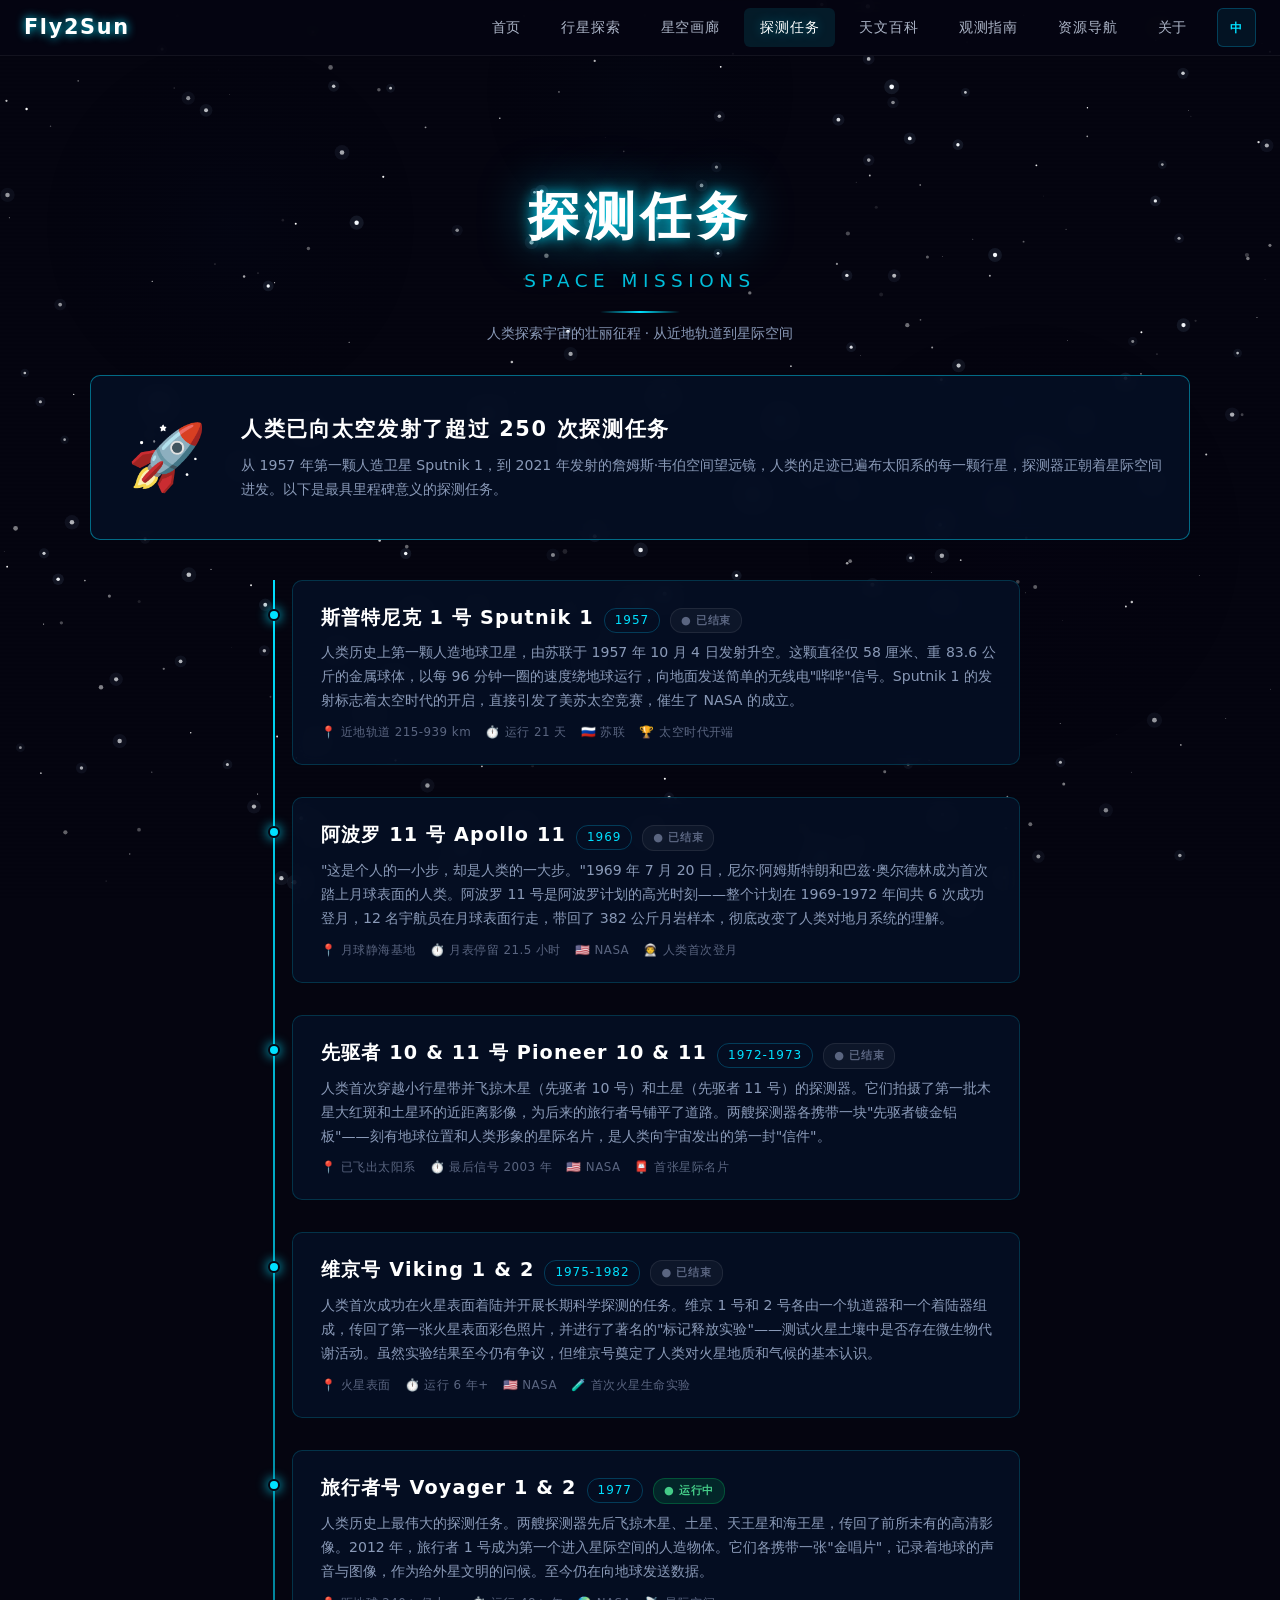
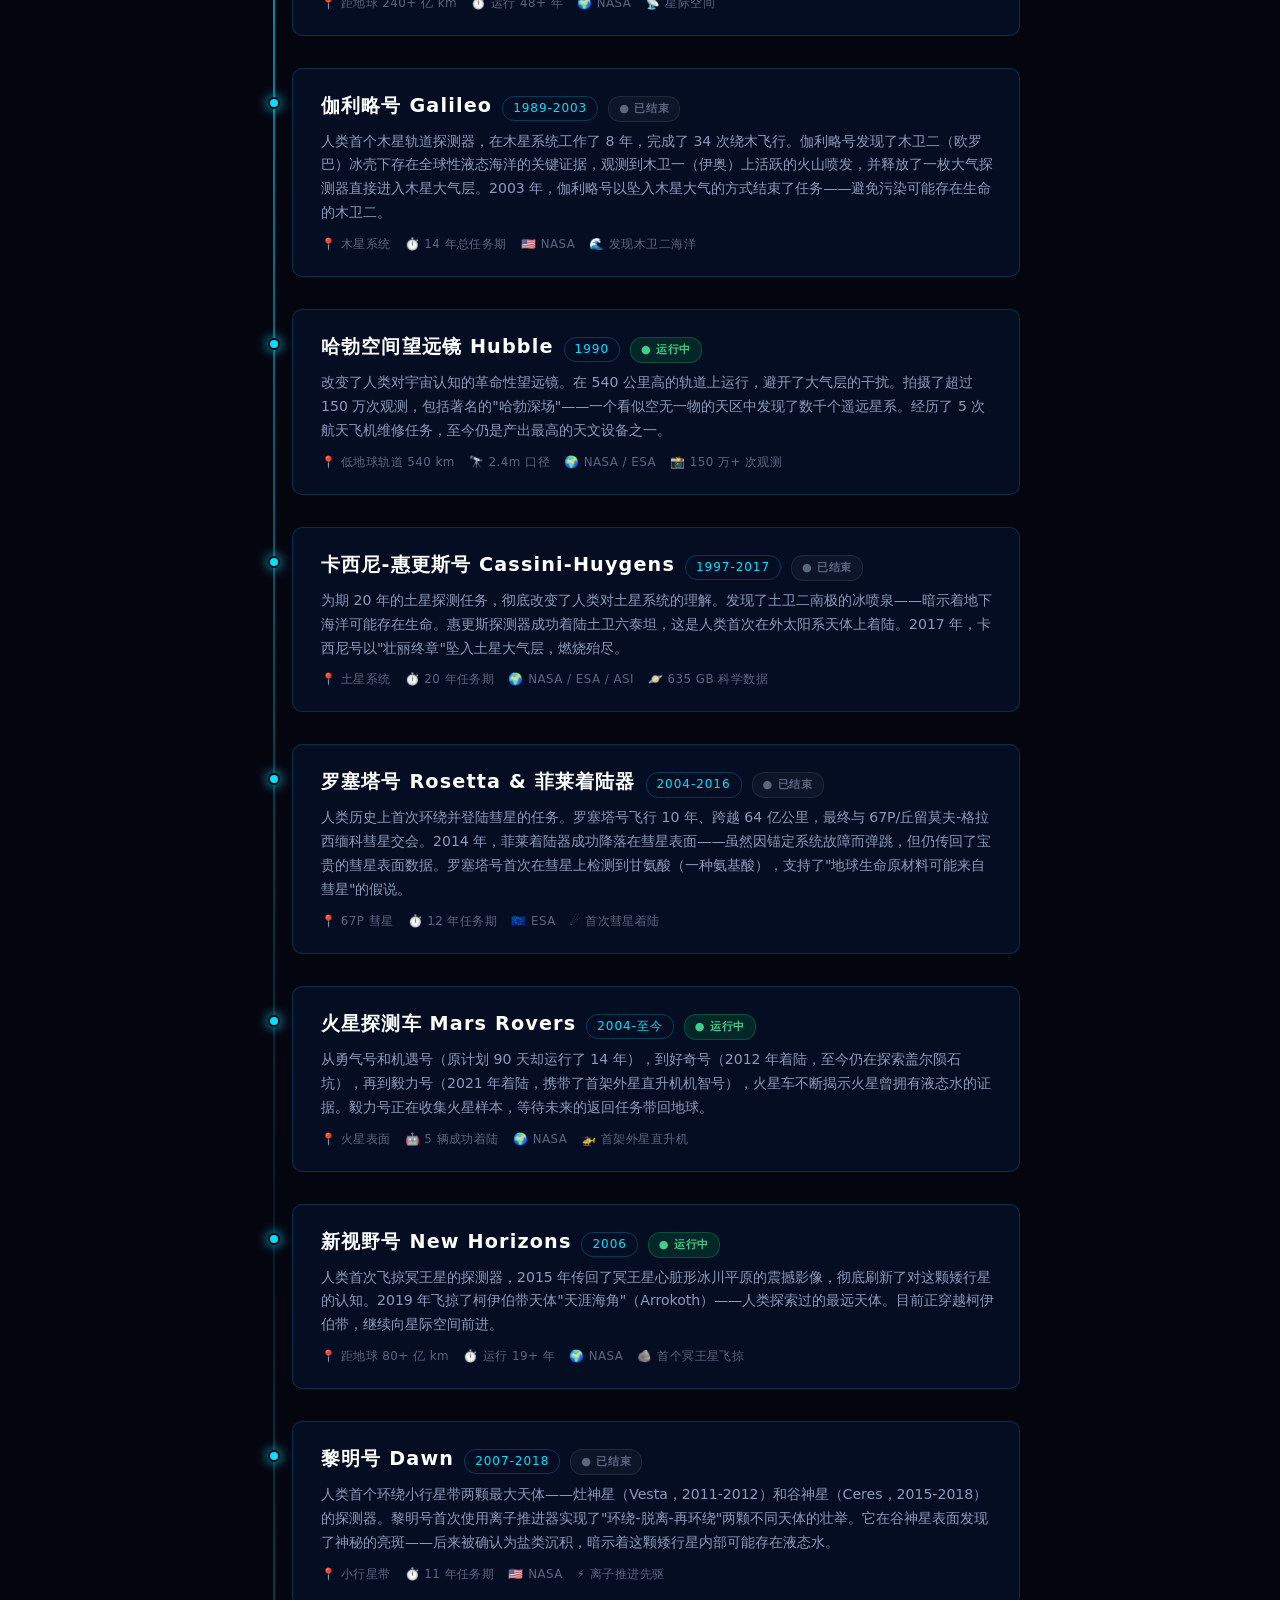
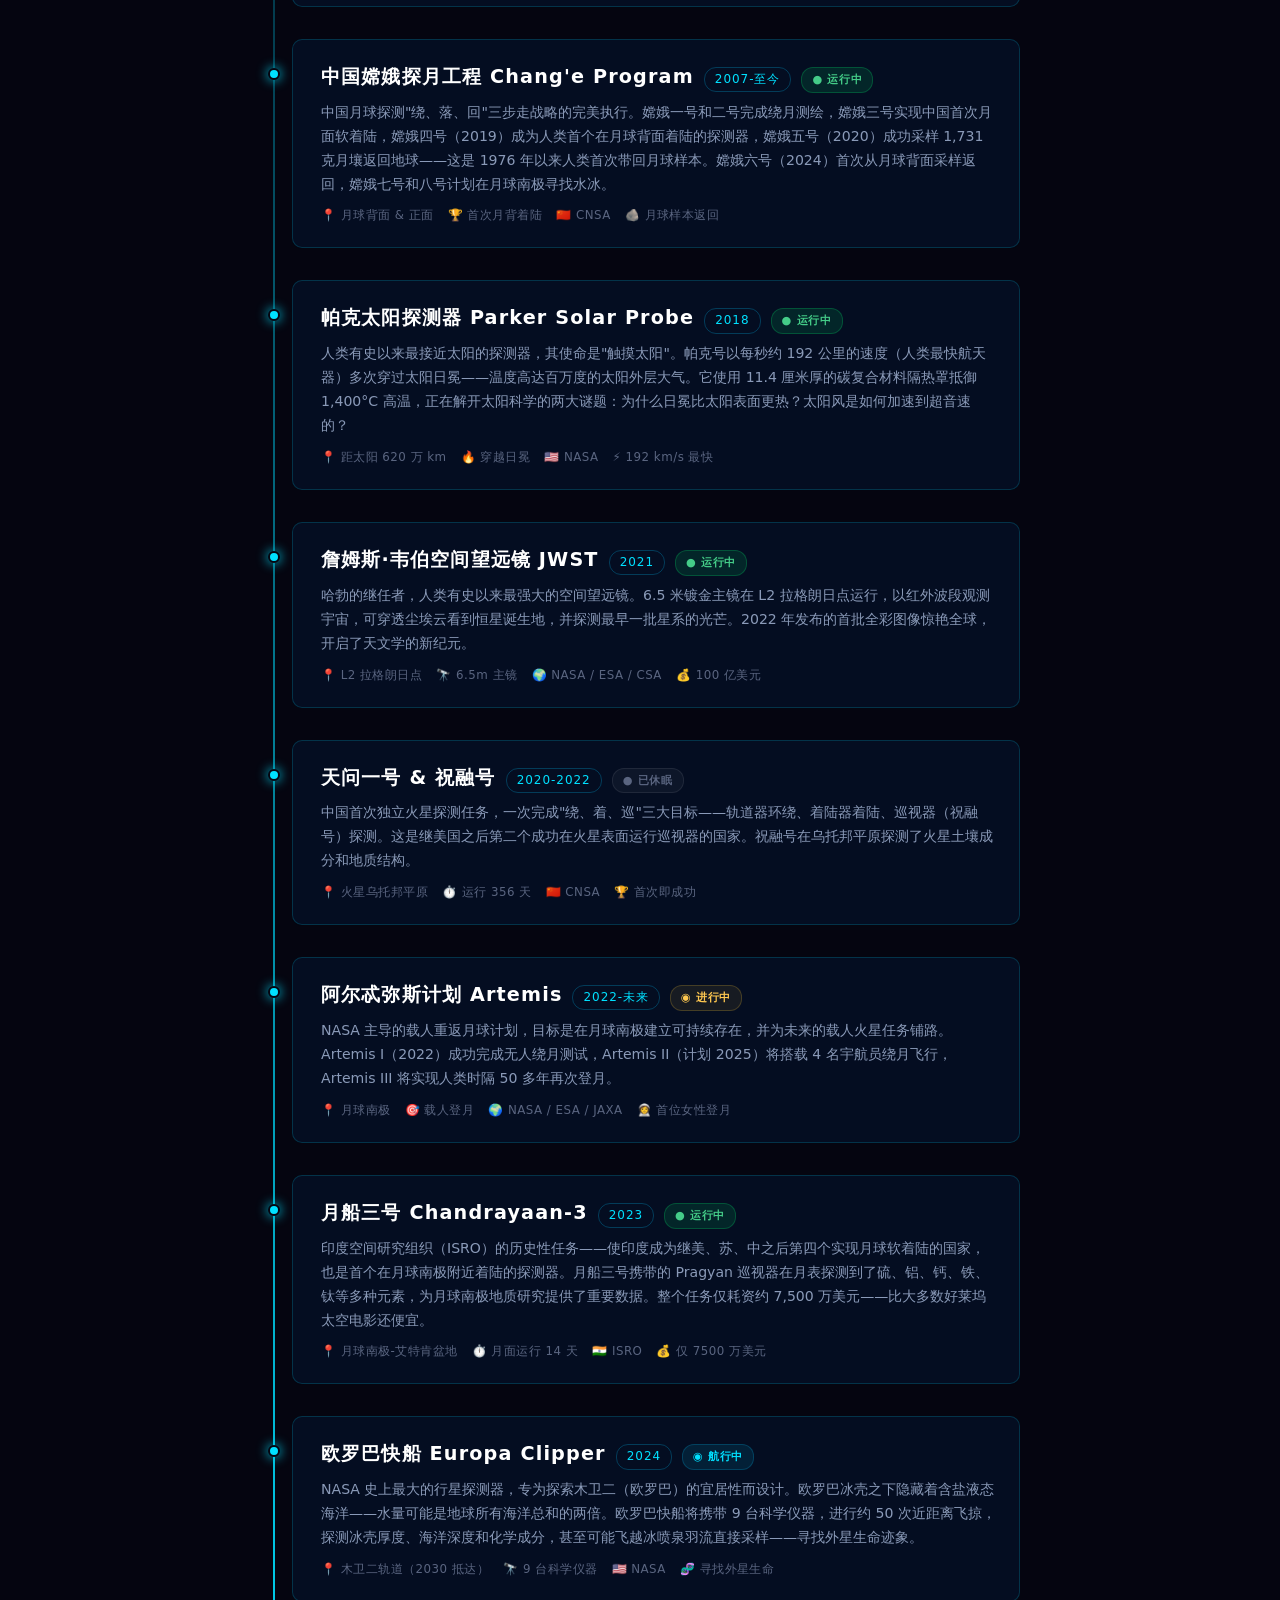
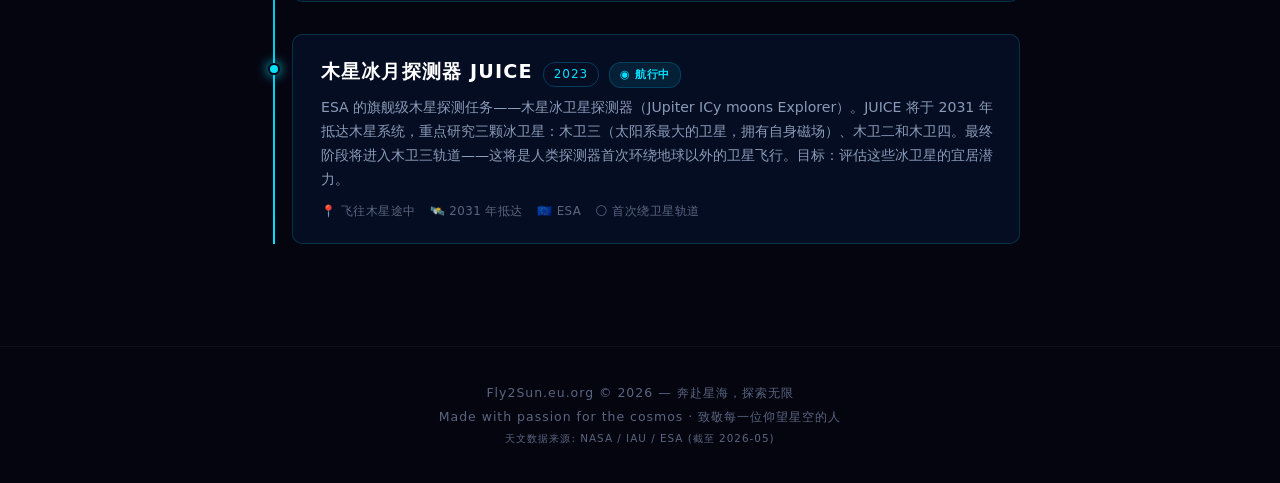
<file: pages/missions.html>
<!DOCTYPE html>
<html lang="zh-CN">
<head>
    <meta charset="UTF-8">
    <meta name="viewport" content="width=device-width, initial-scale=1.0">
    <meta name="description" content="Fly2Sun 探测任务 — 人类深空探测器追踪，从旅行者号到韦伯望远镜">
    <title>探测任务 | Fly2Sun.eu.org</title>
    <link rel="stylesheet" href="../css/style.css?v=2">
    <style>
        .mission-timeline {
            position: relative;
            max-width: 760px; margin: 0 auto;
            padding-left: 32px;
        }
        .mission-timeline::before {
            content: '';
            position: absolute; left: 13px; top: 0; bottom: 0;
            width: 2px;
            background: linear-gradient(to bottom, var(--cyan), rgba(0,200,255,0.1), var(--cyan));
        }
        .mission-item {
            position: relative; margin-bottom: 32px;
            background: var(--bg-panel);
            border: 1px solid var(--border);
            border-radius: var(--radius);
            padding: 22px 22px 22px 28px;
            backdrop-filter: blur(10px);
            transition: all 0.3s;
        }
        .mission-item:hover {
            border-color: var(--border-h);
            box-shadow: 0 6px 28px rgba(0,200,255,0.06);
        }
        .mission-item::before {
            content: '';
            position: absolute;
            left: -25px; top: 28px;
            width: 12px; height: 12px;
            border-radius: 50%;
            background: var(--cyan);
            box-shadow: 0 0 12px var(--cyan);
            border: 2px solid var(--bg-deep);
        }
        .mission-item .m-head {
            display: flex; flex-wrap: wrap;
            align-items: baseline; gap: 10px;
            margin-bottom: 8px;
        }
        .mission-item .m-head h3 {
            font-size: 1.2rem; letter-spacing: 0.06em;
            color: #fff;
        }
        .mission-item .m-head .m-date {
            font-size: 0.75rem; color: var(--cyan);
            letter-spacing: 0.08em;
            padding: 2px 10px;
            border: 1px solid rgba(0,200,255,0.25);
            border-radius: 12px;
        }
        .mission-item .m-head .m-status {
            font-size: 0.7rem; letter-spacing: 0.06em;
            padding: 3px 10px; border-radius: 12px;
            font-weight: 600;
        }
        .status-active  { background: rgba(0,220,100,0.12); color: #4c8; border: 1px solid rgba(0,220,100,0.25); }
        .status-ongoing { background: rgba(0,200,255,0.1); color: var(--cyan); border: 1px solid rgba(0,200,255,0.2); }
        .status-ended   { background: rgba(255,255,255,0.04); color: var(--text-muted); border: 1px solid rgba(255,255,255,0.08); }
        .status-future  { background: rgba(255,200,50,0.08); color: var(--gold); border: 1px solid rgba(255,200,50,0.2); }

        .mission-item p {
            font-size: 0.88rem; color: var(--text-dim);
            line-height: 1.7; margin-bottom: 10px;
        }
        .mission-item .m-stats {
            display: flex; flex-wrap: wrap; gap: 14px;
            font-size: 0.74rem; color: var(--text-muted);
        }
        .mission-item .m-stats span { letter-spacing: 0.04em; }

        .mission-hero-card {
            background: var(--bg-panel);
            border: 1px solid var(--border-h);
            border-radius: var(--radius);
            padding: 30px 26px;
            margin-bottom: 40px;
            backdrop-filter: blur(10px);
            display: flex; flex-wrap: wrap;
            gap: 24px; align-items: center;
        }
        .mission-hero-card .mhc-icon {
            font-size: 4rem; flex-shrink: 0;
            width: 100px; text-align: center;
        }
        .mission-hero-card .mhc-body { flex: 1; min-width: 240px; }
        .mission-hero-card .mhc-body h3 {
            font-size: 1.3rem; letter-spacing: 0.08em; color: #fff;
            margin-bottom: 8px;
        }
        .mission-hero-card .mhc-body p {
            font-size: 0.88rem; color: var(--text-dim);
            line-height: 1.7;
        }

        @media (max-width: 600px) {
            .mission-timeline { padding-left: 24px; }
            .mission-timeline::before { left: 9px; }
            .mission-item::before { left: -19px; width: 10px; height: 10px; }
            .mission-item { padding: 16px 14px 16px 18px; }
            .mission-hero-card { padding: 20px 16px; }
            .mission-hero-card .mhc-icon { font-size: 2.8rem; width: 60px; }
        }
    </style>
</head>
<body>



    <div class="page-wrap">
        <div class="container section">
            <div class="page-title anim-fade-up">
                <h1 data-i18n="page.missions.title">探测任务</h1>
                <p class="subtitle" data-i18n="page.missions.sub">SPACE MISSIONS</p>
                <div class="hr"></div>
                <p style="color:var(--text-dim);font-size:0.85rem;margin-top:10px;">
                    <span lang="zh">人类探索宇宙的壮丽征程 · 从近地轨道到星际空间</span><span lang="en">Humanity's grand journey of exploration · from low Earth orbit to interstellar space</span>
                </p>
            </div>

            <!-- Hero stat -->
            <div class="mission-hero-card anim-fade-up">
                <div class="mhc-icon">🚀</div>
                <div class="mhc-body">
                    <h3 data-i18n="page.missions.heroTitle">人类已向太空发射了超过 250 次探测任务</h3>
                    <p data-i18n="page.missions.heroDesc">从 1957 年第一颗人造卫星 Sputnik 1，到 2021 年发射的詹姆斯·韦伯空间望远镜，人类的足迹已遍布太阳系的每一颗行星，探测器正朝着星际空间进发。以下是最具里程碑意义的探测任务。</p>
                </div>
            </div>

            <!-- Timeline -->
            <div class="mission-timeline anim-fade-up">

                <!-- Sputnik -->
                <div class="mission-item">
                    <div class="m-head">
                        <h3><span lang="zh">斯普特尼克 1 号 Sputnik 1</span><span lang="en">Sputnik 1</span></h3>
                        <span class="m-date">1957</span>
                        <span class="m-status status-ended"><span lang="zh">● 已结束</span><span lang="en">● Completed</span></span>
                    </div>
                    <p><span lang="zh">人类历史上第一颗人造地球卫星，由苏联于 1957 年 10 月 4 日发射升空。这颗直径仅 58 厘米、重 83.6 公斤的金属球体，以每 96 分钟一圈的速度绕地球运行，向地面发送简单的无线电"哔哔"信号。Sputnik 1 的发射标志着太空时代的开启，直接引发了美苏太空竞赛，催生了 NASA 的成立。</span><span lang="en">The first artificial satellite in human history, launched by the Soviet Union on October 4, 1957. This 58 cm-diameter metal sphere orbited Earth every 96 minutes, transmitting simple radio beeps heard worldwide. Its launch ignited the Space Race between the US and USSR, directly leading to the creation of NASA.</span></p>
                    <div class="m-stats">
                        <span lang="zh">📍 近地轨道 215-939 km</span><span lang="en">📍 LEO 215-939 km</span>
                        <span lang="zh">⏱️ 运行 21 天</span><span lang="en">⏱️ 21 days</span>
                        <span lang="zh">🇷🇺 苏联</span><span lang="en">🇷🇺 Soviet Union</span>
                        <span lang="zh">🏆 太空时代开端</span><span lang="en">🏆 Dawn of the Space Age</span>
                    </div>
                </div>

                <!-- Apollo 11 -->
                <div class="mission-item">
                    <div class="m-head">
                        <h3><span lang="zh">阿波罗 11 号 Apollo 11</span><span lang="en">Apollo 11</span></h3>
                        <span class="m-date">1969</span>
                        <span class="m-status status-ended"><span lang="zh">● 已结束</span><span lang="en">● Completed</span></span>
                    </div>
                    <p><span lang="zh">"这是个人的一小步，却是人类的一大步。"1969 年 7 月 20 日，尼尔·阿姆斯特朗和巴兹·奥尔德林成为首次踏上月球表面的人类。阿波罗 11 号是阿波罗计划的高光时刻——整个计划在 1969-1972 年间共 6 次成功登月，12 名宇航员在月球表面行走，带回了 382 公斤月岩样本，彻底改变了人类对地月系统的理解。</span><span lang="en">"That's one small step for man, one giant leap for mankind." On July 20, 1969, Neil Armstrong and Buzz Aldrin became the first humans to walk on the Moon. Apollo 11 was the pinnacle of the Apollo program, which achieved six successful Moon landings between 1969-1972, returning 382 kg of lunar samples.</span></p>
                    <div class="m-stats">
                        <span lang="zh">📍 月球静海基地</span><span lang="en">📍 Mare Tranquillitatis</span>
                        <span lang="zh">⏱️ 月表停留 21.5 小时</span><span lang="en">⏱️ 21.5 hrs on surface</span>
                        <span lang="zh">🇺🇸 NASA</span><span lang="en">🇺🇸 NASA</span>
                        <span lang="zh">👨‍🚀 人类首次登月</span><span lang="en">👨‍🚀 First Moon landing</span>
                    </div>
                </div>

                <!-- Pioneer -->
                <div class="mission-item">
                    <div class="m-head">
                        <h3><span lang="zh">先驱者 10 & 11 号 Pioneer 10 & 11</span><span lang="en">Pioneer 10 & 11</span></h3>
                        <span class="m-date">1972-1973</span>
                        <span class="m-status status-ended"><span lang="zh">● 已结束</span><span lang="en">● Completed</span></span>
                    </div>
                    <p><span lang="zh">人类首次穿越小行星带并飞掠木星（先驱者 10 号）和土星（先驱者 11 号）的探测器。它们拍摄了第一批木星大红斑和土星环的近距离影像，为后来的旅行者号铺平了道路。两艘探测器各携带一块"先驱者镀金铝板"——刻有地球位置和人类形象的星际名片，是人类向宇宙发出的第一封"信件"。</span><span lang="en">The first spacecraft to cross the asteroid belt and visit Jupiter (Pioneer 10) and Saturn (Pioneer 11). They captured the first close-up images of the Great Red Spot and Saturn's rings, blazing the trail for the Voyager missions. Both carry the Pioneer Plaque — a gold-anodized aluminum plate depicting Earth's location and human figures, humanity's first interstellar message.</span></p>
                    <div class="m-stats">
                        <span lang="zh">📍 已飞出太阳系</span><span lang="en">📍 Beyond the Solar System</span>
                        <span lang="zh">⏱️ 最后信号 2003 年</span><span lang="en">⏱️ Last signal 2003</span>
                        <span lang="zh">🇺🇸 NASA</span><span lang="en">🇺🇸 NASA</span>
                        <span lang="zh">📮 首张星际名片</span><span lang="en">📮 First interstellar message</span>
                    </div>
                </div>

                <!-- Viking -->
                <div class="mission-item">
                    <div class="m-head">
                        <h3><span lang="zh">维京号 Viking 1 & 2</span><span lang="en">Viking 1 & 2</span></h3>
                        <span class="m-date">1975-1982</span>
                        <span class="m-status status-ended"><span lang="zh">● 已结束</span><span lang="en">● Completed</span></span>
                    </div>
                    <p><span lang="zh">人类首次成功在火星表面着陆并开展长期科学探测的任务。维京 1 号和 2 号各由一个轨道器和一个着陆器组成，传回了第一张火星表面彩色照片，并进行了著名的"标记释放实验"——测试火星土壤中是否存在微生物代谢活动。虽然实验结果至今仍有争议，但维京号奠定了人类对火星地质和气候的基本认识。</span><span lang="en">The first successful Mars landing and long-term surface science mission. Each Viking consisted of an orbiter and a lander. They returned the first color photos from the Martian surface and conducted the famous Labeled Release experiment to test for microbial metabolic activity in Martian soil. Though the results remain debated, Viking established our fundamental understanding of Martian geology and climate.</span></p>
                    <div class="m-stats">
                        <span lang="zh">📍 火星表面</span><span lang="en">📍 Mars surface</span>
                        <span lang="zh">⏱️ 运行 6 年+</span><span lang="en">⏱️ 6+ years</span>
                        <span lang="zh">🇺🇸 NASA</span><span lang="en">🇺🇸 NASA</span>
                        <span lang="zh">🧪 首次火星生命实验</span><span lang="en">🧪 First Mars life experiment</span>
                    </div>
                </div>

                <!-- Voyager -->
                <div class="mission-item">
                    <div class="m-head">
                        <h3><span lang="zh">旅行者号 Voyager 1 & 2</span><span lang="en">Voyager 1 & 2</span></h3>
                        <span class="m-date">1977</span>
                        <span class="m-status status-active"><span lang="zh">● 运行中</span><span lang="en">● Active</span></span>
                    </div>
                    <p><span lang="zh">人类历史上最伟大的探测任务。两艘探测器先后飞掠木星、土星、天王星和海王星，传回了前所未有的高清影像。2012 年，旅行者 1 号成为第一个进入星际空间的人造物体。它们各携带一张"金唱片"，记录着地球的声音与图像，作为给外星文明的问候。至今仍在向地球发送数据。</span><span lang="en">Arguably the greatest exploration mission in human history. The twin spacecraft flew by Jupiter, Saturn, Uranus, and Neptune, returning unprecedented high-resolution images. In 2012, Voyager 1 became the first human-made object to enter interstellar space. Each carries a Golden Record — a time capsule of Earth's sounds and images, a greeting to any extraterrestrial civilization. Both still transmit data to this day.</span></p>
                    <div class="m-stats">
                        <span lang="zh">📍 距地球 240+ 亿 km</span><span lang="en">📍 24+ billion km from Earth</span>
                        <span lang="zh">⏱️ 运行 48+ 年</span><span lang="en">⏱️ 48+ years</span>
                        <span lang="zh">🌍 NASA</span><span lang="en">🇺🇸 NASA</span>
                        <span lang="zh">📡 星际空间</span><span lang="en">📡 Interstellar space</span>
                    </div>
                </div>

                <!-- Galileo -->
                <div class="mission-item">
                    <div class="m-head">
                        <h3><span lang="zh">伽利略号 Galileo</span><span lang="en">Galileo</span></h3>
                        <span class="m-date">1989-2003</span>
                        <span class="m-status status-ended"><span lang="zh">● 已结束</span><span lang="en">● Completed</span></span>
                    </div>
                    <p><span lang="zh">人类首个木星轨道探测器，在木星系统工作了 8 年，完成了 34 次绕木飞行。伽利略号发现了木卫二（欧罗巴）冰壳下存在全球性液态海洋的关键证据，观测到木卫一（伊奥）上活跃的火山喷发，并释放了一枚大气探测器直接进入木星大气层。2003 年，伽利略号以坠入木星大气的方式结束了任务——避免污染可能存在生命的木卫二。</span><span lang="en">The first Jupiter orbiter, which spent 8 years studying the Jovian system across 34 orbits. Galileo discovered compelling evidence for a global subsurface ocean on Europa, observed active volcanoes on Io, and deployed an atmospheric probe that plunged directly into Jupiter's atmosphere. The mission ended in 2003 with a deliberate plunge into Jupiter to avoid contaminating Europa.</span></p>
                    <div class="m-stats">
                        <span lang="zh">📍 木星系统</span><span lang="en">📍 Jupiter system</span>
                        <span lang="zh">⏱️ 14 年总任务期</span><span lang="en">⏱️ 14 years total</span>
                        <span lang="zh">🇺🇸 NASA</span><span lang="en">🇺🇸 NASA</span>
                        <span lang="zh">🌊 发现木卫二海洋</span><span lang="en">🌊 Discovered Europa's ocean</span>
                    </div>
                </div>

                <!-- Hubble -->
                <div class="mission-item">
                    <div class="m-head">
                        <h3><span lang="zh">哈勃空间望远镜 Hubble</span><span lang="en">Hubble Space Telescope</span></h3>
                        <span class="m-date">1990</span>
                        <span class="m-status status-active"><span lang="zh">● 运行中</span><span lang="en">● Active</span></span>
                    </div>
                    <p><span lang="zh">改变了人类对宇宙认知的革命性望远镜。在 540 公里高的轨道上运行，避开了大气层的干扰。拍摄了超过 150 万次观测，包括著名的"哈勃深场"——一个看似空无一物的天区中发现了数千个遥远星系。经历了 5 次航天飞机维修任务，至今仍是产出最高的天文设备之一。</span><span lang="en">A revolutionary telescope that transformed our understanding of the cosmos. Orbiting 540 km above Earth, it has made over 1.5 million observations, including the iconic Hubble Deep Field — revealing thousands of distant galaxies in a seemingly empty patch of sky. Serviced by five Space Shuttle missions, it remains one of the most productive scientific instruments ever built.</span></p>
                    <div class="m-stats">
                        <span lang="zh">📍 低地球轨道 540 km</span><span lang="en">📍 LEO 540 km</span>
                        <span lang="zh">🔭 2.4m 口径</span><span lang="en">🔭 2.4m aperture</span>
                        <span lang="zh">🌍 NASA / ESA</span><span lang="en">🇺🇸 NASA / ESA</span>
                        <span lang="zh">📸 150 万+ 次观测</span><span lang="en">📸 1.5M+ observations</span>
                    </div>
                </div>

                <!-- Cassini -->
                <div class="mission-item">
                    <div class="m-head">
                        <h3><span lang="zh">卡西尼-惠更斯号 Cassini-Huygens</span><span lang="en">Cassini-Huygens</span></h3>
                        <span class="m-date">1997-2017</span>
                        <span class="m-status status-ended"><span lang="zh">● 已结束</span><span lang="en">● Completed</span></span>
                    </div>
                    <p><span lang="zh">为期 20 年的土星探测任务，彻底改变了人类对土星系统的理解。发现了土卫二南极的冰喷泉——暗示着地下海洋可能存在生命。惠更斯探测器成功着陆土卫六泰坦，这是人类首次在外太阳系天体上着陆。2017 年，卡西尼号以"壮丽终章"坠入土星大气层，燃烧殆尽。</span><span lang="en">A 20-year odyssey to the Saturn system that revolutionized our understanding of the ringed planet. Cassini discovered ice geysers erupting from Enceladus's south pole — hinting at a subsurface ocean that could harbor life. The Huygens probe successfully landed on Titan, humanity's first landing in the outer Solar System. The mission ended with a dramatic "Grand Finale" plunge into Saturn's atmosphere in 2017.</span></p>
                    <div class="m-stats">
                        <span lang="zh">📍 土星系统</span><span lang="en">📍 Saturn system</span>
                        <span lang="zh">⏱️ 20 年任务期</span><span lang="en">⏱️ 20 years</span>
                        <span lang="zh">🌍 NASA / ESA / ASI</span><span lang="en">🇺🇸 NASA / ESA / ASI</span>
                        <span lang="zh">🪐 635 GB 科学数据</span><span lang="en">🪐 635 GB science data</span>
                    </div>
                </div>

                <!-- Rosetta -->
                <div class="mission-item">
                    <div class="m-head">
                        <h3><span lang="zh">罗塞塔号 Rosetta & 菲莱着陆器</span><span lang="en">Rosetta & Philae</span></h3>
                        <span class="m-date">2004-2016</span>
                        <span class="m-status status-ended"><span lang="zh">● 已结束</span><span lang="en">● Completed</span></span>
                    </div>
                    <p><span lang="zh">人类历史上首次环绕并登陆彗星的任务。罗塞塔号飞行 10 年、跨越 64 亿公里，最终与 67P/丘留莫夫-格拉西缅科彗星交会。2014 年，菲莱着陆器成功降落在彗星表面——虽然因锚定系统故障而弹跳，但仍传回了宝贵的彗星表面数据。罗塞塔号首次在彗星上检测到甘氨酸（一种氨基酸），支持了"地球生命原材料可能来自彗星"的假说。</span><span lang="en">The first mission to orbit and land on a comet. After a 10-year journey spanning 6.4 billion km, Rosetta rendezvoused with Comet 67P/Churyumov-Gerasimenko. In 2014, the Philae lander touched down on the comet's surface — the first comet landing ever achieved. Rosetta detected glycine, an amino acid, supporting the hypothesis that the building blocks of life may have been delivered to Earth by comets.</span></p>
                    <div class="m-stats">
                        <span lang="zh">📍 67P 彗星</span><span lang="en">📍 Comet 67P</span>
                        <span lang="zh">⏱️ 12 年任务期</span><span lang="en">⏱️ 12 years</span>
                        <span lang="zh">🇪🇺 ESA</span><span lang="en">🇪🇺 ESA</span>
                        <span lang="zh">☄️ 首次彗星着陆</span><span lang="en">☄️ First comet landing</span>
                    </div>
                </div>

                <!-- Mars Rovers -->
                <div class="mission-item">
                    <div class="m-head">
                        <h3><span lang="zh">火星探测车 Mars Rovers</span><span lang="en">Mars Rovers</span></h3>
                        <span class="m-date">2004-<span lang="zh">至今</span><span lang="en">present</span></span>
                        <span class="m-status status-active"><span lang="zh">● 运行中</span><span lang="en">● Active</span></span>
                    </div>
                    <p><span lang="zh">从勇气号和机遇号（原计划 90 天却运行了 14 年），到好奇号（2012 年着陆，至今仍在探索盖尔陨石坑），再到毅力号（2021 年着陆，携带了首架外星直升机机智号），火星车不断揭示火星曾拥有液态水的证据。毅力号正在收集火星样本，等待未来的返回任务带回地球。</span><span lang="en">From Spirit and Opportunity (designed for 90 days, lasted 14 years) to Curiosity (landed 2012, still exploring Gale Crater) and Perseverance (landed 2021 with the first interplanetary helicopter Ingenuity), Mars rovers have continuously revealed evidence that the Red Planet once had abundant liquid water. Perseverance is collecting samples for a future return mission to bring Martian rocks back to Earth.</span></p>
                    <div class="m-stats">
                        <span lang="zh">📍 火星表面</span><span lang="en">📍 Mars surface</span>
                        <span lang="zh">🤖 5 辆成功着陆</span><span lang="en">🤖 5 successful landings</span>
                        <span lang="zh">🌍 NASA</span><span lang="en">🇺🇸 NASA</span>
                        <span lang="zh">🚁 首架外星直升机</span><span lang="en">🚁 First Mars helicopter</span>
                    </div>
                </div>

                <!-- New Horizons -->
                <div class="mission-item">
                    <div class="m-head">
                        <h3><span lang="zh">新视野号 New Horizons</span><span lang="en">New Horizons</span></h3>
                        <span class="m-date">2006</span>
                        <span class="m-status status-active"><span lang="zh">● 运行中</span><span lang="en">● Active</span></span>
                    </div>
                    <p><span lang="zh">人类首次飞掠冥王星的探测器，2015 年传回了冥王星心脏形冰川平原的震撼影像，彻底刷新了对这颗矮行星的认知。2019 年飞掠了柯伊伯带天体"天涯海角"（Arrokoth）——人类探索过的最远天体。目前正穿越柯伊伯带，继续向星际空间前进。</span><span lang="en">The first spacecraft to fly by Pluto, returning breathtaking images of its heart-shaped glacier plains in 2015 and fundamentally reshaping our understanding of this dwarf planet. In 2019, it flew past Arrokoth (Ultima Thule), the most distant object ever explored by a spacecraft, located in the Kuiper Belt. It continues its journey toward interstellar space.</span></p>
                    <div class="m-stats">
                        <span lang="zh">📍 距地球 80+ 亿 km</span><span lang="en">📍 8+ billion km from Earth</span>
                        <span lang="zh">⏱️ 运行 19+ 年</span><span lang="en">⏱️ 19+ years</span>
                        <span lang="zh">🌍 NASA</span><span lang="en">🇺🇸 NASA</span>
                        <span lang="zh">🪨 首个冥王星飞掠</span><span lang="en">🪨 First Pluto flyby</span>
                    </div>
                </div>

                <!-- Dawn -->
                <div class="mission-item">
                    <div class="m-head">
                        <h3><span lang="zh">黎明号 Dawn</span><span lang="en">Dawn</span></h3>
                        <span class="m-date">2007-2018</span>
                        <span class="m-status status-ended"><span lang="zh">● 已结束</span><span lang="en">● Completed</span></span>
                    </div>
                    <p><span lang="zh">人类首个环绕小行星带两颗最大天体——灶神星（Vesta，2011-2012）和谷神星（Ceres，2015-2018）的探测器。黎明号首次使用离子推进器实现了"环绕-脱离-再环绕"两颗不同天体的壮举。它在谷神星表面发现了神秘的亮斑——后来被确认为盐类沉积，暗示着这颗矮行星内部可能存在液态水。</span><span lang="en">The first spacecraft to orbit two different celestial bodies beyond the Earth-Moon system, using innovative ion propulsion. Dawn studied Vesta (2011-2012) and Ceres (2015-2018), the two largest objects in the asteroid belt. It discovered mysterious bright spots on Ceres — later confirmed to be salt deposits, hinting at subsurface liquid water.</span></p>
                    <div class="m-stats">
                        <span lang="zh">📍 小行星带</span><span lang="en">📍 Asteroid belt</span>
                        <span lang="zh">⏱️ 11 年任务期</span><span lang="en">⏱️ 11 years</span>
                        <span lang="zh">🇺🇸 NASA</span><span lang="en">🇺🇸 NASA</span>
                        <span lang="zh">⚡ 离子推进先驱</span><span lang="en">⚡ Ion propulsion pioneer</span>
                    </div>
                </div>

                <!-- Chang'e -->
                <div class="mission-item">
                    <div class="m-head">
                        <h3><span lang="zh">中国嫦娥探月工程 Chang'e Program</span><span lang="en">Chang'e Lunar Program</span></h3>
                        <span class="m-date"><span lang="zh">2007-至今</span><span lang="en">2007–present</span></span>
                        <span class="m-status status-active"><span lang="zh">● 运行中</span><span lang="en">● Active</span></span>
                    </div>
                    <p><span lang="zh">中国月球探测"绕、落、回"三步走战略的完美执行。嫦娥一号和二号完成绕月测绘，嫦娥三号实现中国首次月面软着陆，嫦娥四号（2019）成为人类首个在月球背面着陆的探测器，嫦娥五号（2020）成功采样 1,731 克月壤返回地球——这是 1976 年以来人类首次带回月球样本。嫦娥六号（2024）首次从月球背面采样返回，嫦娥七号和八号计划在月球南极寻找水冰。</span><span lang="en">China's perfectly executed "orbit, land, return" lunar exploration strategy. Chang'e 1 & 2 mapped the Moon from orbit, Chang'e 3 achieved China's first soft landing, Chang'e 4 (2019) made history as the first spacecraft to land on the far side of the Moon, and Chang'e 5 (2020) returned 1,731 grams of lunar samples — the first since 1976. Chang'e 6 (2024) achieved the first far-side sample return.</span></p>
                    <div class="m-stats">
                        <span lang="zh">📍 月球背面 & 正面</span><span lang="en">📍 Moon near & far side</span>
                        <span lang="zh">🏆 首次月背着陆</span><span lang="en">🏆 First far-side landing</span>
                        <span lang="zh">🇨🇳 CNSA</span><span lang="en">🇨🇳 CNSA</span>
                        <span lang="zh">🪨 月球样本返回</span><span lang="en">🪨 Lunar sample return</span>
                    </div>
                </div>

                <!-- Parker Solar Probe -->
                <div class="mission-item">
                    <div class="m-head">
                        <h3><span lang="zh">帕克太阳探测器 Parker Solar Probe</span><span lang="en">Parker Solar Probe</span></h3>
                        <span class="m-date">2018</span>
                        <span class="m-status status-active"><span lang="zh">● 运行中</span><span lang="en">● Active</span></span>
                    </div>
                    <p><span lang="zh">人类有史以来最接近太阳的探测器，其使命是"触摸太阳"。帕克号以每秒约 192 公里的速度（人类最快航天器）多次穿过太阳日冕——温度高达百万度的太阳外层大气。它使用 11.4 厘米厚的碳复合材料隔热罩抵御 1,400°C 高温，正在解开太阳科学的两大谜题：为什么日冕比太阳表面更热？太阳风是如何加速到超音速的？</span><span lang="en">The closest-ever approach to the Sun — its mission is to "touch the Sun." Parker travels at ~192 km/s (the fastest human-made object) and repeatedly flies through the Sun's corona, where temperatures reach millions of degrees. A 11.4 cm carbon-composite heat shield protects it from 1,400°C temperatures. It is unraveling why the corona is hotter than the solar surface and how the solar wind accelerates.</span></p>
                    <div class="m-stats">
                        <span lang="zh">📍 距太阳 620 万 km</span><span lang="en">📍 6.2 million km from Sun</span>
                        <span lang="zh">🔥 穿越日冕</span><span lang="en">🔥 Flies through corona</span>
                        <span lang="zh">🇺🇸 NASA</span><span lang="en">🇺🇸 NASA</span>
                        <span lang="zh">⚡ 192 km/s 最快</span><span lang="en">⚡ 192 km/s fastest ever</span>
                    </div>
                </div>

                <!-- Webb -->
                <div class="mission-item">
                    <div class="m-head">
                        <h3><span lang="zh">詹姆斯·韦伯空间望远镜 JWST</span><span lang="en">James Webb Space Telescope</span></h3>
                        <span class="m-date">2021</span>
                        <span class="m-status status-active"><span lang="zh">● 运行中</span><span lang="en">● Active</span></span>
                    </div>
                    <p><span lang="zh">哈勃的继任者，人类有史以来最强大的空间望远镜。6.5 米镀金主镜在 L2 拉格朗日点运行，以红外波段观测宇宙，可穿透尘埃云看到恒星诞生地，并探测最早一批星系的光芒。2022 年发布的首批全彩图像惊艳全球，开启了天文学的新纪元。</span><span lang="en">Hubble's successor and the most powerful space telescope ever built. Its 6.5-meter gold-plated mirror operates at the L2 Lagrange point, observing in infrared to peer through dust clouds and detect light from the first galaxies formed after the Big Bang. Its first full-color images released in 2022 stunned the world, opening a new era in astronomy.</span></p>
                    <div class="m-stats">
                        <span lang="zh">📍 L2 拉格朗日点</span><span lang="en">📍 L2 Lagrange point</span>
                        <span lang="zh">🔭 6.5m 主镜</span><span lang="en">🔭 6.5m primary mirror</span>
                        <span lang="zh">🌍 NASA / ESA / CSA</span><span lang="en">🇺🇸 NASA / ESA / CSA</span>
                        <span lang="zh">💰 100 亿美元</span><span lang="en">💰 $10 billion</span>
                    </div>
                </div>

                <!-- Tianwen -->
                <div class="mission-item">
                    <div class="m-head">
                        <h3><span lang="zh">天问一号 & 祝融号</span><span lang="en">Tianwen-1 & Zhurong</span></h3>
                        <span class="m-date">2020-2022</span>
                        <span class="m-status status-ended"><span lang="zh">● 已休眠</span><span lang="en">● Dormant</span></span>
                    </div>
                    <p><span lang="zh">中国首次独立火星探测任务，一次完成"绕、着、巡"三大目标——轨道器环绕、着陆器着陆、巡视器（祝融号）探测。这是继美国之后第二个成功在火星表面运行巡视器的国家。祝融号在乌托邦平原探测了火星土壤成分和地质结构。</span><span lang="en">China's first independent Mars mission, achieving orbiting, landing, and roving in a single attempt — a feat never before accomplished. Zhurong explored Utopia Planitia, analyzing Martian soil composition and geological structure, making China only the second nation to successfully operate a rover on the Martian surface.</span></p>
                    <div class="m-stats">
                        <span lang="zh">📍 火星乌托邦平原</span><span lang="en">📍 Utopia Planitia, Mars</span>
                        <span lang="zh">⏱️ 运行 356 天</span><span lang="en">⏱️ 356 days active</span>
                        <span lang="zh">🇨🇳 CNSA</span><span lang="en">🇨🇳 CNSA</span>
                        <span lang="zh">🏆 首次即成功</span><span lang="en">🏆 First-try success</span>
                    </div>
                </div>

                <!-- Artemis -->
                <div class="mission-item">
                    <div class="m-head">
                        <h3><span lang="zh">阿尔忒弥斯计划 Artemis</span><span lang="en">Artemis Program</span></h3>
                        <span class="m-date">2022-<span lang="zh">未来</span><span lang="en">future</span></span>
                        <span class="m-status status-future"><span lang="zh">◉ 进行中</span><span lang="en">◉ In Progress</span></span>
                    </div>
                    <p><span lang="zh">NASA 主导的载人重返月球计划，目标是在月球南极建立可持续存在，并为未来的载人火星任务铺路。Artemis I（2022）成功完成无人绕月测试，Artemis II（计划 2025）将搭载 4 名宇航员绕月飞行，Artemis III 将实现人类时隔 50 多年再次登月。</span><span lang="en">NASA's ambitious crewed return to the Moon, aiming to establish a sustainable presence at the lunar south pole and pave the way for future crewed Mars missions. Artemis I (2022) successfully completed an uncrewed lunar flyby, Artemis II will carry four astronauts around the Moon, and Artemis III will land the first woman and next man on the lunar surface — the first Moon landing in over 50 years.</span></p>
                    <div class="m-stats">
                        <span lang="zh">📍 月球南极</span><span lang="en">📍 Lunar south pole</span>
                        <span lang="zh">🎯 载人登月</span><span lang="en">🎯 Crewed Moon landing</span>
                        <span lang="zh">🌍 NASA / ESA / JAXA</span><span lang="en">🇺🇸 NASA / ESA / JAXA</span>
                        <span lang="zh">👩‍🚀 首位女性登月</span><span lang="en">👩‍🚀 First woman on Moon</span>
                    </div>
                </div>

                <!-- Chandrayaan-3 -->
                <div class="mission-item">
                    <div class="m-head">
                        <h3><span lang="zh">月船三号 Chandrayaan-3</span><span lang="en">Chandrayaan-3</span></h3>
                        <span class="m-date">2023</span>
                        <span class="m-status status-active"><span lang="zh">● 运行中</span><span lang="en">● Active</span></span>
                    </div>
                    <p><span lang="zh">印度空间研究组织（ISRO）的历史性任务——使印度成为继美、苏、中之后第四个实现月球软着陆的国家，也是首个在月球南极附近着陆的探测器。月船三号携带的 Pragyan 巡视器在月表探测到了硫、铝、钙、铁、钛等多种元素，为月球南极地质研究提供了重要数据。整个任务仅耗资约 7,500 万美元——比大多数好莱坞太空电影还便宜。</span><span lang="en">ISRO's historic mission that made India the fourth nation to achieve a soft landing on the Moon, and the first to land near the lunar south pole. The Pragyan rover detected sulfur, aluminum, calcium, iron, and titanium in the lunar soil. The entire mission cost approximately $75 million — less than most Hollywood space movies.</span></p>
                    <div class="m-stats">
                        <span lang="zh">📍 月球南极-艾特肯盆地</span><span lang="en">📍 Lunar south pole region</span>
                        <span lang="zh">⏱️ 月面运行 14 天</span><span lang="en">⏱️ 14 days surface ops</span>
                        <span lang="zh">🇮🇳 ISRO</span><span lang="en">🇮🇳 ISRO</span>
                        <span lang="zh">💰 仅 7500 万美元</span><span lang="en">💰 Only $75 million</span>
                    </div>
                </div>

                <!-- Europa Clipper -->
                <div class="mission-item">
                    <div class="m-head">
                        <h3><span lang="zh">欧罗巴快船 Europa Clipper</span><span lang="en">Europa Clipper</span></h3>
                        <span class="m-date">2024</span>
                        <span class="m-status status-ongoing"><span lang="zh">◉ 航行中</span><span lang="en">◉ En Route</span></span>
                    </div>
                    <p><span lang="zh">NASA 史上最大的行星探测器，专为探索木卫二（欧罗巴）的宜居性而设计。欧罗巴冰壳之下隐藏着含盐液态海洋——水量可能是地球所有海洋总和的两倍。欧罗巴快船将携带 9 台科学仪器，进行约 50 次近距离飞掠，探测冰壳厚度、海洋深度和化学成分，甚至可能飞越冰喷泉羽流直接采样——寻找外星生命迹象。</span><span lang="en">NASA's largest-ever planetary spacecraft, designed to investigate the habitability of Jupiter's moon Europa. Beneath its icy crust lies a saltwater ocean with potentially twice the water volume of all Earth's oceans combined. Europa Clipper will perform ~50 close flybys carrying 9 science instruments to measure ice shell thickness, ocean depth, and chemistry — and may even fly through water vapor plumes to sample them directly.</span></p>
                    <div class="m-stats">
                        <span lang="zh">📍 木卫二轨道（2030 抵达）</span><span lang="en">📍 Europa (arriving 2030)</span>
                        <span lang="zh">🔭 9 台科学仪器</span><span lang="en">🔭 9 science instruments</span>
                        <span lang="zh">🇺🇸 NASA</span><span lang="en">🇺🇸 NASA</span>
                        <span lang="zh">🧬 寻找外星生命</span><span lang="en">🧬 Searching for alien life</span>
                    </div>
                </div>

                <!-- JUICE -->
                <div class="mission-item">
                    <div class="m-head">
                        <h3><span lang="zh">木星冰月探测器 JUICE</span><span lang="en">JUICE (Jupiter Icy Moons Explorer)</span></h3>
                        <span class="m-date">2023</span>
                        <span class="m-status status-ongoing"><span lang="zh">◉ 航行中</span><span lang="en">◉ En Route</span></span>
                    </div>
                    <p><span lang="zh">ESA 的旗舰级木星探测任务——木星冰卫星探测器（JUpiter ICy moons Explorer）。JUICE 将于 2031 年抵达木星系统，重点研究三颗冰卫星：木卫三（太阳系最大的卫星，拥有自身磁场）、木卫二和木卫四。最终阶段将进入木卫三轨道——这将是人类探测器首次环绕地球以外的卫星飞行。目标：评估这些冰卫星的宜居潜力。</span><span lang="en">ESA's flagship mission to the Jupiter system, targeting three icy moons: Ganymede (the largest moon in the Solar System, with its own magnetic field), Europa, and Callisto. Arriving in 2031, JUICE will ultimately enter orbit around Ganymede — the first time a spacecraft has orbited a moon other than Earth's.</span></p>
                    <div class="m-stats">
                        <span lang="zh">📍 飞往木星途中</span><span lang="en">📍 En route to Jupiter</span>
                        <span lang="zh">🛰️ 2031 年抵达</span><span lang="en">🛰️ Arriving 2031</span>
                        <span lang="zh">🇪🇺 ESA</span><span lang="en">🇪🇺 ESA</span>
                        <span lang="zh">🌕 首次绕卫星轨道</span><span lang="en">🌕 First moon orbit (non-Earth)</span>
                    </div>
                </div>

            </div><!-- /timeline -->

        </div>
    </div>


    <script src="../js/i18n.js?v=2"></script>
    <script src="../js/components.js?v=2"></script>
    <script src="../js/main.js?v=2"></script>
</body>
</html>
</file>
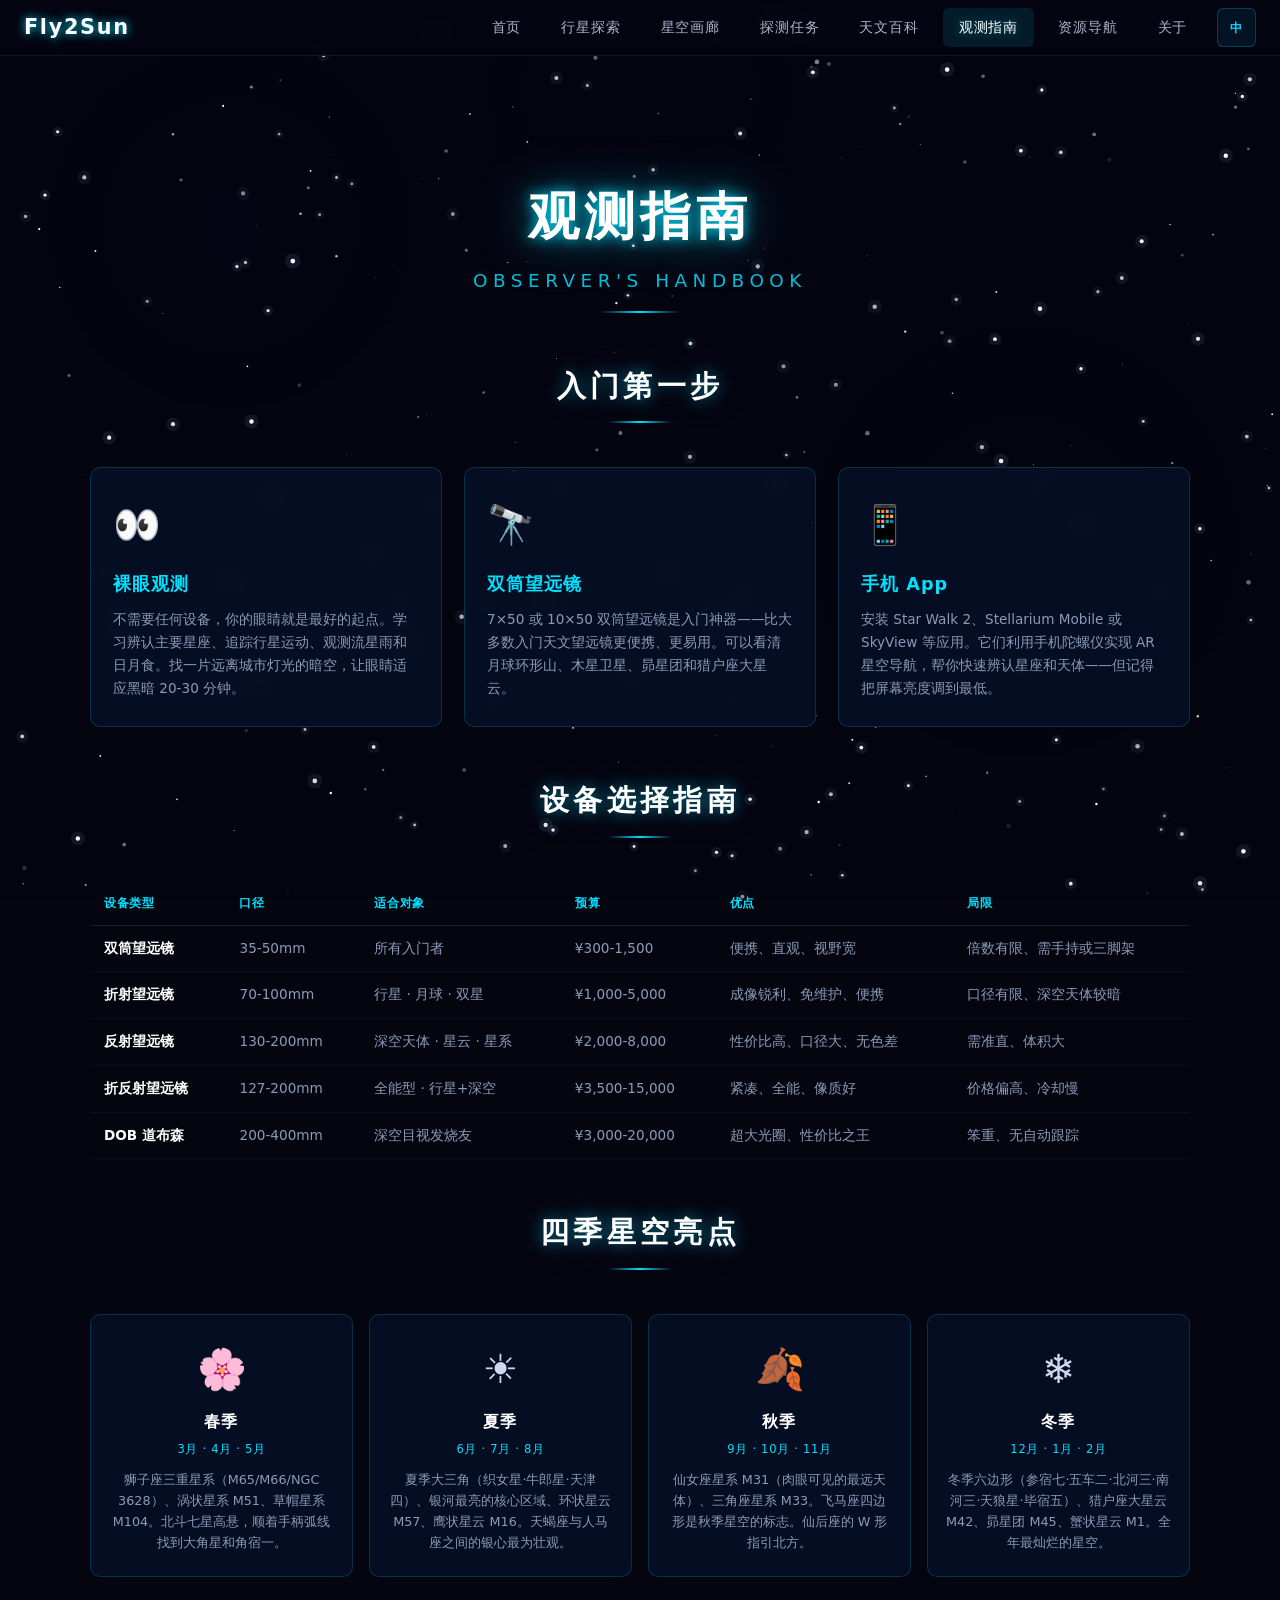
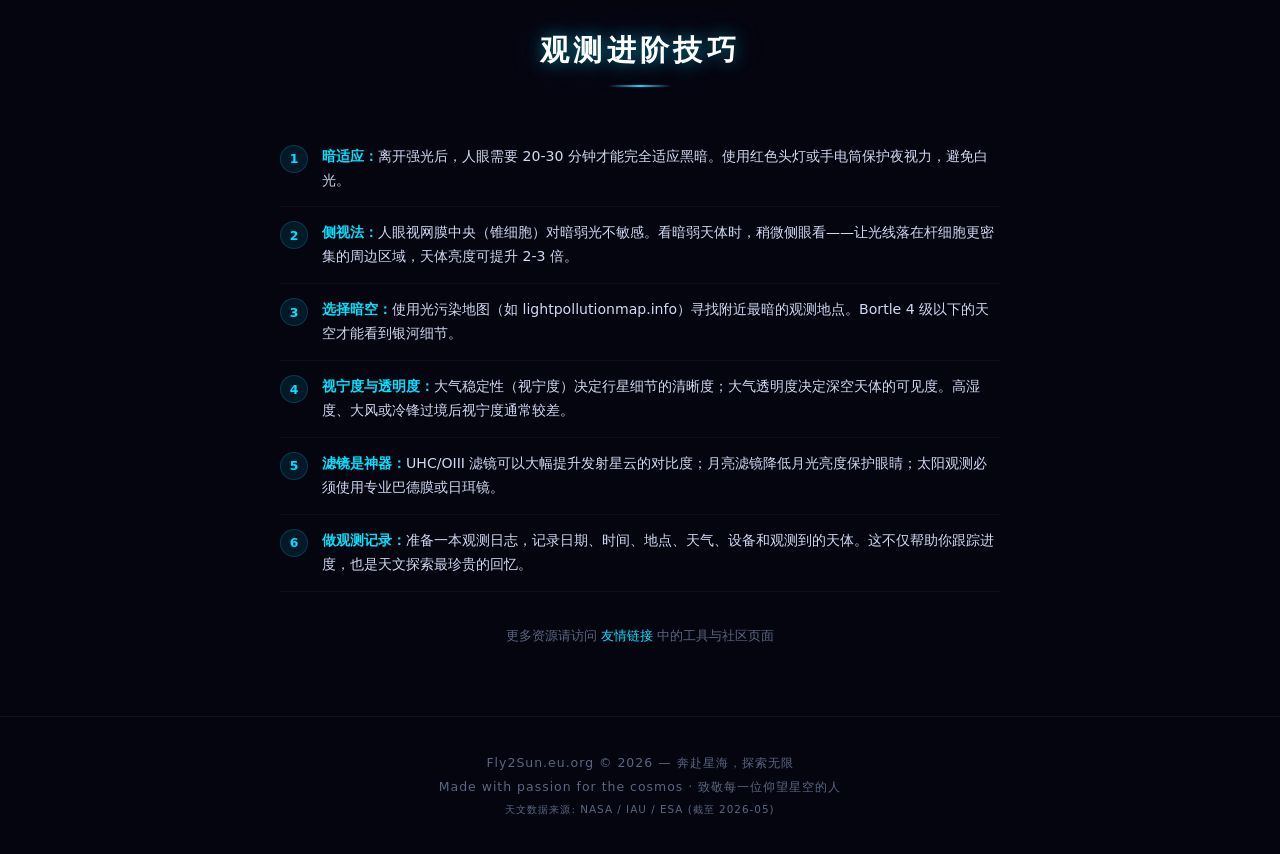
<file: pages/observe.html>
<!DOCTYPE html>
<html lang="zh-CN">
<head>
    <meta charset="UTF-8">
    <meta name="viewport" content="width=device-width, initial-scale=1.0">
    <meta name="description" content="Fly2Sun 观测指南 — 天文观测入门，设备推荐，四季星空">
    <title>观测指南 | Fly2Sun.eu.org</title>
    <link rel="stylesheet" href="../css/style.css?v=2">
    <style>
        .guide-grid {
            display: grid;
            grid-template-columns: repeat(auto-fit, minmax(300px, 1fr));
            gap: 22px;
        }
        .guide-card {
            background: var(--bg-panel);
            border: 1px solid var(--border);
            border-radius: var(--radius);
            padding: 26px 22px;
            backdrop-filter: blur(10px);
            transition: all 0.3s;
        }
        .guide-card:hover {
            border-color: var(--border-h);
            box-shadow: 0 8px 32px rgba(0,200,255,0.06);
        }
        .guide-card .gc-icon {
            font-size: 2.4rem; margin-bottom: 14px;
        }
        .guide-card h3 {
            font-size: 1.1rem; letter-spacing: 0.06em;
            color: var(--cyan); margin-bottom: 10px;
        }
        .guide-card p {
            font-size: 0.85rem; color: var(--text-dim);
            line-height: 1.7;
        }
        .guide-card ul {
            list-style: disc; padding-left: 18px;
            font-size: 0.84rem; color: var(--text-dim);
            line-height: 1.8;
        }
        .guide-card ul li::marker { color: var(--cyan); }

        .season-grid {
            display: grid;
            grid-template-columns: repeat(auto-fit, minmax(240px, 1fr));
            gap: 16px;
        }
        .season-card {
            background: var(--bg-panel);
            border: 1px solid var(--border);
            border-radius: var(--radius);
            padding: 22px 18px;
            text-align: center;
            backdrop-filter: blur(10px);
            transition: all 0.3s;
        }
        .season-card:hover { border-color: var(--border-h); }
        .season-card .sn { font-size: 2.5rem; margin-bottom: 8px; }
        .season-card h4 {
            font-size: 1rem; letter-spacing: 0.1em;
            color: #fff; margin-bottom: 6px;
        }
        .season-card .st {
            font-size: 0.72rem; color: var(--cyan);
            letter-spacing: 0.06em; margin-bottom: 10px;
        }
        .season-card p {
            font-size: 0.8rem; color: var(--text-dim);
            line-height: 1.65;
        }

        .equip-table {
            width: 100%; border-collapse: collapse;
            font-size: 0.85rem;
        }
        .equip-table th {
            text-align: left; padding: 12px 14px;
            color: var(--cyan); letter-spacing: 0.06em;
            font-weight: 600; font-size: 0.75rem;
            border-bottom: 1px solid rgba(255,255,255,0.1);
        }
        .equip-table td {
            padding: 12px 14px; color: var(--text-dim);
            border-bottom: 1px solid rgba(255,255,255,0.04);
            line-height: 1.6;
        }
        .equip-table tr:hover td { background: rgba(255,255,255,0.015); }
        .equip-table td:first-child { color: #fff; font-weight: 600; white-space: nowrap; }

        .tips-list {
            counter-reset: tips;
        }
        .tips-list li {
            counter-increment: tips;
            padding: 14px 0;
            border-bottom: 1px solid rgba(255,255,255,0.04);
            font-size: 0.88rem; color: var(--text);
            line-height: 1.7;
            display: flex; gap: 14px;
            align-items: flex-start;
        }
        .tips-list li::before {
            content: counter(tips);
            flex-shrink: 0;
            width: 28px; height: 28px;
            border-radius: 50%;
            background: rgba(0,200,255,0.1);
            border: 1px solid var(--border);
            color: var(--cyan);
            font-size: 0.78rem; font-weight: 700;
            display: flex; align-items: center; justify-content: center;
        }
        @media (max-width: 480px) {
            .equip-table { font-size: 0.75rem; }
            .equip-table th, .equip-table td { padding: 8px 8px; }
            .tips-list li { font-size: 0.82rem; }
        }
    </style>
</head>
<body>



    <div class="page-wrap">
        <div class="container section">
            <div class="page-title anim-fade-up">
                <h1><span lang="zh">观测指南</span><span lang="en">OBSERVER'S HANDBOOK</span></h1>
                <p class="subtitle"><span lang="zh">OBSERVER'S HANDBOOK</span><span lang="en">观测指南</span></p>
                <div class="hr"></div>
            </div>

            <!-- Getting Started -->
            <div class="section-header anim-fade-up" style="margin-top:20px;">
                <h2><span lang="zh">入门第一步</span><span lang="en">First Steps</span></h2>
                <div class="hr"></div>
            </div>
            <div class="guide-grid anim-fade-up">
                <div class="guide-card">
                    <div class="gc-icon">👀</div>
                    <h3><span lang="zh">裸眼观测</span><span lang="en">Naked-Eye Observing</span></h3>
                    <p><span lang="zh">不需要任何设备，你的眼睛就是最好的起点。学习辨认主要星座、追踪行星运动、观测流星雨和日月食。找一片远离城市灯光的暗空，让眼睛适应黑暗 20-30 分钟。</span><span lang="en">No equipment needed — your eyes are the best starting point. Learn to identify major constellations, track planetary motion, and observe meteor showers and eclipses. Find dark skies away from city lights and allow 20–30 minutes for dark adaptation.</span></p>
                </div>
                <div class="guide-card">
                    <div class="gc-icon">🔭</div>
                    <h3><span lang="zh">双筒望远镜</span><span lang="en">Binoculars</span></h3>
                    <p><span lang="zh">7×50 或 10×50 双筒望远镜是入门神器——比大多数入门天文望远镜更便携、更易用。可以看清月球环形山、木星卫星、昴星团和猎户座大星云。</span><span lang="en">7×50 or 10×50 binoculars are the ideal beginner tool — more portable and easier to use than most entry-level telescopes. See lunar craters, Jupiter's moons, the Pleiades, and the Orion Nebula.</span></p>
                </div>
                <div class="guide-card">
                    <div class="gc-icon">📱</div>
                    <h3><span lang="zh">手机 App</span><span lang="en">Mobile Apps</span></h3>
                    <p><span lang="zh">安装 Star Walk 2、Stellarium Mobile 或 SkyView 等应用。它们利用手机陀螺仪实现 AR 星空导航，帮你快速辨认星座和天体——但记得把屏幕亮度调到最低。</span><span lang="en">Install apps like Star Walk 2, Stellarium Mobile, or SkyView. They use your phone's gyroscope for AR sky navigation, helping you quickly identify constellations and objects — but remember to turn screen brightness to minimum.</span></p>
                </div>
            </div>

            <!-- Equipment Guide -->
            <div class="section-header anim-fade-up" style="margin-top:50px;">
                <h2><span lang="zh">设备选择指南</span><span lang="en">Equipment Guide</span></h2>
                <div class="hr"></div>
            </div>
            <div class="anim-fade-up" style="overflow-x:auto;">
                <table class="equip-table">
                    <thead>
                        <tr><th><span lang="zh">设备类型</span><span lang="en">Type</span></th><th><span lang="zh">口径</span><span lang="en">Aperture</span></th><th><span lang="zh">适合对象</span><span lang="en">Best For</span></th><th><span lang="zh">预算</span><span lang="en">Budget</span></th><th><span lang="zh">优点</span><span lang="en">Pros</span></th><th><span lang="zh">局限</span><span lang="en">Limitations</span></th></tr>
                    </thead>
                    <tbody>
                        <tr>
                            <td><span lang="zh">双筒望远镜</span><span lang="en">Binoculars</span></td><td>35-50mm</td><td><span lang="zh">所有入门者</span><span lang="en">All beginners</span></td><td>¥300-1,500</td><td><span lang="zh">便携、直观、视野宽</span><span lang="en">Portable, intuitive, wide FOV</span></td><td><span lang="zh">倍数有限、需手持或三脚架</span><span lang="en">Limited mag, needs hands/tripod</span></td>
                        </tr>
                        <tr>
                            <td><span lang="zh">折射望远镜</span><span lang="en">Refractor</span></td><td>70-100mm</td><td><span lang="zh">行星 · 月球 · 双星</span><span lang="en">Planets, Moon, doubles</span></td><td>¥1,000-5,000</td><td><span lang="zh">成像锐利、免维护、便携</span><span lang="en">Sharp, no maintenance, portable</span></td><td><span lang="zh">口径有限、深空天体较暗</span><span lang="en">Limited aperture, faint DSOs</span></td>
                        </tr>
                        <tr>
                            <td><span lang="zh">反射望远镜</span><span lang="en">Reflector</span></td><td>130-200mm</td><td><span lang="zh">深空天体 · 星云 · 星系</span><span lang="en">DSOs, nebulae, galaxies</span></td><td>¥2,000-8,000</td><td><span lang="zh">性价比高、口径大、无色差</span><span lang="en">Great value, large aperture, no CA</span></td><td><span lang="zh">需准直、体积大</span><span lang="en">Needs collimation, bulky</span></td>
                        </tr>
                        <tr>
                            <td><span lang="zh">折反射望远镜</span><span lang="en">Compound</span></td><td>127-200mm</td><td><span lang="zh">全能型 · 行星+深空</span><span lang="en">All-round: planets + DSO</span></td><td>¥3,500-15,000</td><td><span lang="zh">紧凑、全能、像质好</span><span lang="en">Compact, versatile, excellent IQ</span></td><td><span lang="zh">价格偏高、冷却慢</span><span lang="en">Higher price, slow cooldown</span></td>
                        </tr>
                        <tr>
                            <td><span lang="zh">DOB 道布森</span><span lang="en">Dobsonian</span></td><td>200-400mm</td><td><span lang="zh">深空目视发烧友</span><span lang="en">DSO visual enthusiast</span></td><td>¥3,000-20,000</td><td><span lang="zh">超大光圈、性价比之王</span><span lang="en">Massive aperture, best value</span></td><td><span lang="zh">笨重、无自动跟踪</span><span lang="en">Heavy, no tracking</span></td>
                        </tr>
                    </tbody>
                </table>
            </div>

            <!-- Seasons -->
            <div class="section-header anim-fade-up" style="margin-top:50px;">
                <h2><span lang="zh">四季星空亮点</span><span lang="en">Seasonal Highlights</span></h2>
                <div class="hr"></div>
            </div>
            <div class="season-grid anim-fade-up">
                <div class="season-card">
                    <div class="sn">🌸</div>
                    <h4><span lang="zh">春季</span><span lang="en">Spring</span></h4>
                    <p class="st"><span lang="zh">3月 · 4月 · 5月</span><span lang="en">Mar · Apr · May</span></p>
                    <p><span lang="zh">狮子座三重星系（M65/M66/NGC 3628）、涡状星系 M51、草帽星系 M104。北斗七星高悬，顺着手柄弧线找到大角星和角宿一。</span><span lang="en">The Leo Triplet (M65/M66/NGC 3628), Whirlpool Galaxy M51, Sombrero Galaxy M104. The Big Dipper hangs high — follow its handle's arc to Arcturus and Spica.</span></p>
                </div>
                <div class="season-card">
                    <div class="sn">☀️</div>
                    <h4><span lang="zh">夏季</span><span lang="en">Summer</span></h4>
                    <p class="st"><span lang="zh">6月 · 7月 · 8月</span><span lang="en">Jun · Jul · Aug</span></p>
                    <p><span lang="zh">夏季大三角（织女星·牛郎星·天津四）、银河最亮的核心区域、环状星云 M57、鹰状星云 M16。天蝎座与人马座之间的银心最为壮观。</span><span lang="en">The Summer Triangle (Vega, Altair, Deneb), the Milky Way's brightest core region, Ring Nebula M57, Eagle Nebula M16. The galactic center between Scorpius and Sagittarius is spectacular.</span></p>
                </div>
                <div class="season-card">
                    <div class="sn">🍂</div>
                    <h4><span lang="zh">秋季</span><span lang="en">Autumn</span></h4>
                    <p class="st"><span lang="zh">9月 · 10月 · 11月</span><span lang="en">Sep · Oct · Nov</span></p>
                    <p><span lang="zh">仙女座星系 M31（肉眼可见的最远天体）、三角座星系 M33。飞马座四边形是秋季星空的标志。仙后座的 W 形指引北方。</span><span lang="en">Andromeda Galaxy M31 (farthest naked-eye object), Triangulum Galaxy M33. The Great Square of Pegasus marks autumn skies. Cassiopeia's W points north.</span></p>
                </div>
                <div class="season-card">
                    <div class="sn">❄️</div>
                    <h4><span lang="zh">冬季</span><span lang="en">Winter</span></h4>
                    <p class="st"><span lang="zh">12月 · 1月 · 2月</span><span lang="en">Dec · Jan · Feb</span></p>
                    <p><span lang="zh">冬季六边形（参宿七·五车二·北河三·南河三·天狼星·毕宿五）、猎户座大星云 M42、昴星团 M45、蟹状星云 M1。全年最灿烂的星空。</span><span lang="en">The Winter Hexagon (Rigel, Capella, Pollux, Procyon, Sirius, Aldebaran), Orion Nebula M42, Pleiades M45, Crab Nebula M1. The most brilliant skies of the year.</span></p>
                </div>
            </div>

            <!-- Pro Tips -->
            <div class="section-header anim-fade-up" style="margin-top:50px;">
                <h2><span lang="zh">观测进阶技巧</span><span lang="en">Advanced Techniques</span></h2>
                <div class="hr"></div>
            </div>
            <ol class="tips-list anim-fade-up" style="max-width:720px;margin:0 auto;">
                <li><span><span lang="zh"><strong style="color:var(--cyan);">暗适应：</strong>离开强光后，人眼需要 20-30 分钟才能完全适应黑暗。使用红色头灯或手电筒保护夜视力，避免白光。</span><span lang="en"><strong style="color:var(--cyan);">Dark Adaptation: </strong>After leaving bright lights, your eyes need 20–30 minutes to fully adapt to darkness. Use a red headlamp or flashlight to preserve night vision — avoid white light.</span></span></li>
                <li><span><span lang="zh"><strong style="color:var(--cyan);">侧视法：</strong>人眼视网膜中央（锥细胞）对暗弱光不敏感。看暗弱天体时，稍微侧眼看——让光线落在杆细胞更密集的周边区域，天体亮度可提升 2-3 倍。</span><span lang="en"><strong style="color:var(--cyan);">Averted Vision: </strong>The center of the retina (cones) is insensitive to faint light. When observing faint objects, look slightly to the side — this places light on rod-dense peripheral areas, boosting object brightness 2–3×.</span></span></li>
                <li><span><span lang="zh"><strong style="color:var(--cyan);">选择暗空：</strong>使用光污染地图（如 lightpollutionmap.info）寻找附近最暗的观测地点。Bortle 4 级以下的天空才能看到银河细节。</span><span lang="en"><strong style="color:var(--cyan);">Choose Dark Skies: </strong>Use light pollution maps (e.g., lightpollutionmap.info) to find the darkest observing sites near you. Bortle class 4 or better is needed to see Milky Way detail.</span></span></li>
                <li><span><span lang="zh"><strong style="color:var(--cyan);">视宁度与透明度：</strong>大气稳定性（视宁度）决定行星细节的清晰度；大气透明度决定深空天体的可见度。高湿度、大风或冷锋过境后视宁度通常较差。</span><span lang="en"><strong style="color:var(--cyan);">Seeing &amp; Transparency: </strong>Atmospheric stability (seeing) determines planetary detail clarity; transparency determines deep-sky object visibility. High humidity, strong winds, or post cold-front conditions usually mean poor seeing.</span></span></li>
                <li><span><span lang="zh"><strong style="color:var(--cyan);">滤镜是神器：</strong>UHC/OIII 滤镜可以大幅提升发射星云的对比度；月亮滤镜降低月光亮度保护眼睛；太阳观测必须使用专业巴德膜或日珥镜。</span><span lang="en"><strong style="color:var(--cyan);">Filters Are Magic: </strong>UHC/OIII filters dramatically boost emission nebula contrast. Moon filters reduce glare to protect your eyes. Solar observing REQUIRES proper Baader film or H-alpha telescopes.</span></span></li>
                <li><span><span lang="zh"><strong style="color:var(--cyan);">做观测记录：</strong>准备一本观测日志，记录日期、时间、地点、天气、设备和观测到的天体。这不仅帮助你跟踪进度，也是天文探索最珍贵的回忆。</span><span lang="en"><strong style="color:var(--cyan);">Keep an Observing Log: </strong>Maintain a logbook — record date, time, location, weather, equipment, and objects observed. This not only tracks your progress but becomes your most treasured astronomy memory.</span></span></li>
            </ol>

            <p style="text-align:center;margin-top:34px;color:var(--text-muted);font-size:0.8rem;">
                <span lang="zh">更多资源请访问 <a href="links.html">友情链接</a> 中的工具与社区页面</span><span lang="en">For more resources visit <a href="links.html">Links</a> — tools and community pages</span>
            </p>

        </div>
    </div>


    <script src="../js/i18n.js?v=2"></script>
    <script src="../js/components.js?v=2"></script>
    <script src="../js/main.js?v=2"></script>
</body>
</html>
</file>
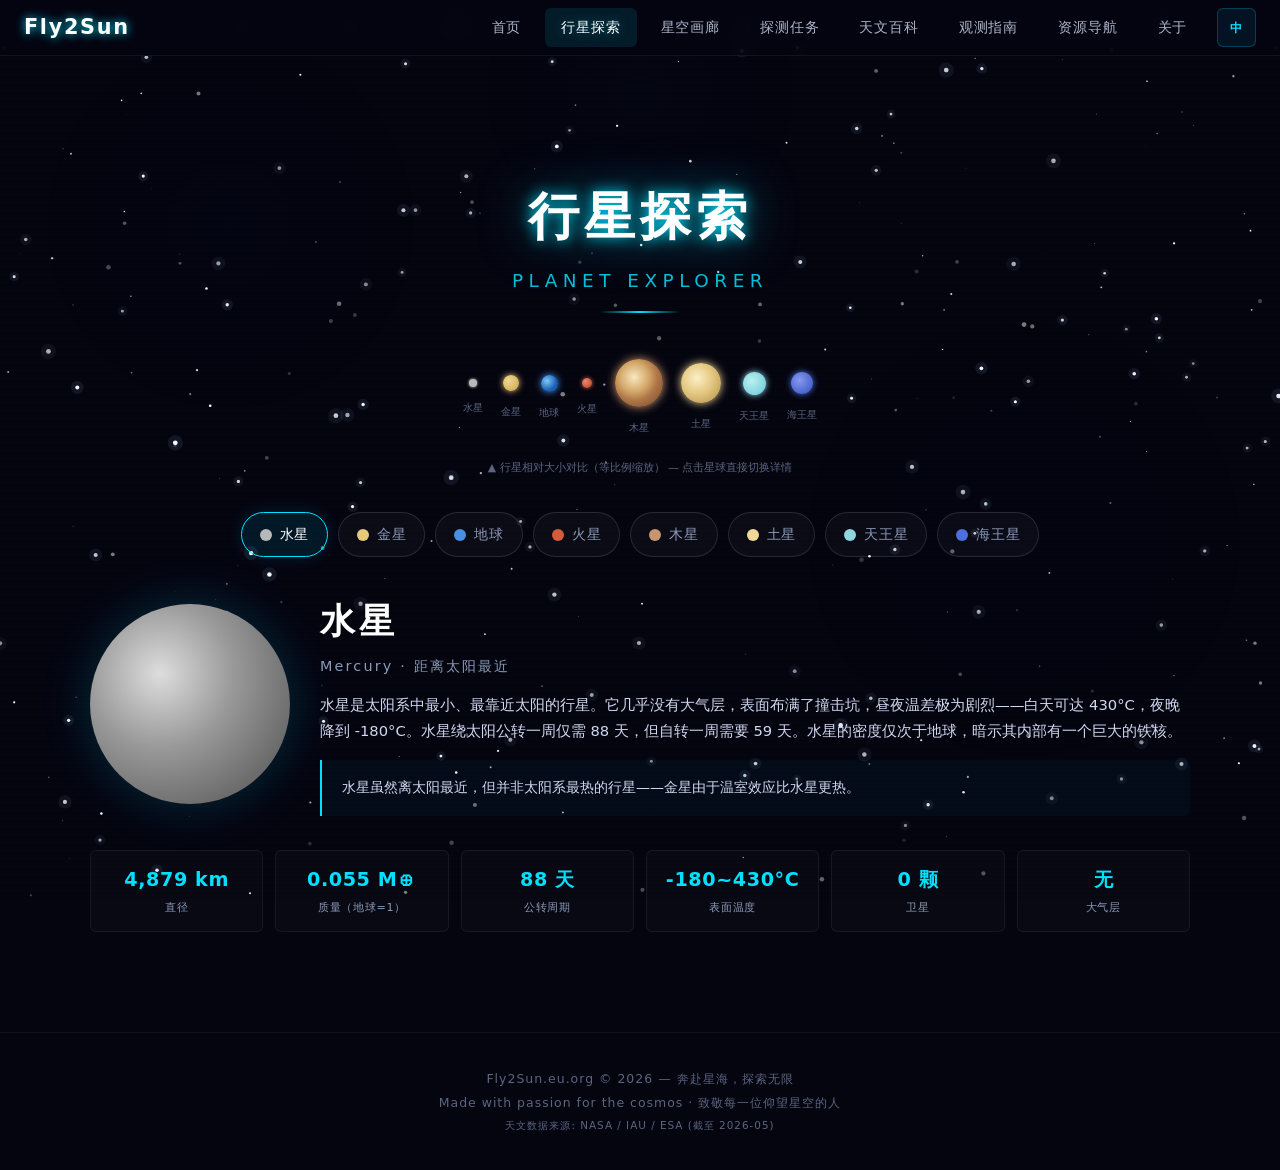
<file: pages/planets.html>
<!DOCTYPE html>
<html lang="zh-CN">
<head>
    <meta charset="UTF-8">
    <meta name="viewport" content="width=device-width, initial-scale=1.0">
    <meta name="description" content="Fly2Sun 行星探索 — 深入八大行星的详细数据，从水星到海王星">
    <title>行星探索 | Fly2Sun.eu.org</title>
    <link rel="stylesheet" href="../css/style.css?v=2">
    <style>
        .planet-nav {
            display: flex; flex-wrap: wrap; gap: 10px;
            justify-content: center; margin-bottom: 36px;
        }
        .planet-nav-btn {
            display: flex; align-items: center; gap: 8px;
            padding: 10px 18px;
            border-radius: 24px;
            font-size: 0.88rem; letter-spacing: 0.05em;
            border: 1px solid rgba(255,255,255,0.12);
            background: rgba(255,255,255,0.03);
            color: var(--text-dim);
            transition: all 0.3s;
        }
        .planet-nav-btn:hover {
            border-color: var(--border-h);
            color: #fff;
            background: rgba(0,200,255,0.06);
        }
        .planet-nav-btn.active {
            border-color: var(--cyan);
            color: #fff;
            background: rgba(0,200,255,0.1);
            box-shadow: 0 0 16px rgba(0,200,255,0.15);
        }
        .planet-nav-btn .dot {
            width: 12px; height: 12px;
            border-radius: 50%; flex-shrink: 0;
        }

        .planet-detail {
            display: none;
            scroll-margin-top: calc(var(--nav-h) + 20px);
        }
        .planet-detail.active { display: block; }

        .planet-hero {
            display: flex; flex-wrap: wrap; gap: 30px;
            align-items: center; margin-bottom: 34px;
        }
        .planet-visual {
            flex-shrink: 0;
            width: min(200px, 40vw); height: min(200px, 40vw);
            border-radius: 50%; margin: 0 auto;
            box-shadow: 0 0 50px rgba(0,200,255,0.2);
        }
        .planet-info { flex: 1; min-width: 260px; }
        .planet-info h2 {
            font-size: clamp(1.5rem, 3vw, 2.2rem);
            letter-spacing: 0.1em; color: #fff;
            margin-bottom: 6px;
        }
        .planet-info .en-name {
            font-size: 0.9rem; color: var(--text-dim);
            letter-spacing: 0.15em; margin-bottom: 14px;
        }
        .planet-info .desc {
            font-size: 0.92rem; color: var(--text);
            line-height: 1.75; margin-bottom: 16px;
        }

        .fact-grid {
            display: grid;
            grid-template-columns: repeat(auto-fit, minmax(140px, 1fr));
            gap: 12px; margin-bottom: 30px;
        }
        .fact-item {
            background: rgba(255,255,255,0.02);
            border: 1px solid rgba(255,255,255,0.06);
            border-radius: var(--radius-sm);
            padding: 14px 12px; text-align: center;
        }
        .fact-item .fv {
            font-size: 1.2rem; font-weight: 700;
            color: var(--cyan); letter-spacing: 0.03em;
        }
        .fact-item .fl {
            font-size: 0.7rem; color: var(--text-dim);
            margin-top: 4px; letter-spacing: 0.06em;
        }

        .fun-fact {
            background: rgba(0,200,255,0.04);
            border-left: 2px solid var(--cyan);
            padding: 16px 20px;
            border-radius: 0 var(--radius-sm) var(--radius-sm) 0;
            font-size: 0.88rem; color: var(--text);
            line-height: 1.7;
        }
        .fun-fact strong { color: var(--cyan); }

        @media (max-width: 480px) {
            .planet-nav-btn { padding: 8px 12px; font-size: 0.78rem; gap: 4px; }
            .planet-nav-btn .dot { width: 8px; height: 8px; }
            .planet-hero { gap: 16px; }
            .planet-visual { width: 120px; height: 120px; }
            .fact-grid { grid-template-columns: repeat(2, 1fr); }
        }
        .size-dot:hover > div {
            box-shadow: 0 0 14px var(--cyan) !important;
            transform: scale(1.25);
        }
        .size-dot:hover span { color: var(--cyan); }
    </style>
</head>
<body>



    <div class="page-wrap">
        <div class="container section">
            <div class="page-title anim-fade-up">
                <h1 data-i18n="page.planets.title">行星探索</h1>
                <p class="subtitle" data-i18n="page.planets.sub">PLANET EXPLORER</p>
                <div class="hr"></div>
            </div>

            <!-- Size Comparison -->
            <div class="size-compare anim-fade-up" style="margin-bottom:36px;overflow-x:auto;">
                <div style="display:flex;align-items:center;gap:18px;justify-content:center;min-width:520px;padding:16px 0;flex-wrap:wrap;" id="sizeCompare">
                    <div class="size-dot" data-planet="mercury" style="text-align:center;cursor:pointer;" title="点击查看水星详情">
                        <div style="width:8px;height:8px;background:#b8b8b8;border-radius:50%;margin:0 auto 6px;box-shadow:0 0 3px #ccc;transition:box-shadow 0.3s,transform 0.3s;"></div><span style="font-size:0.65rem;color:var(--text-muted);" data-i18n="planet.label.mercury">水星</span></div>
                    <div class="size-dot" data-planet="venus" style="text-align:center;cursor:pointer;" title="点击查看金星详情">
                        <div style="width:16px;height:16px;background:radial-gradient(circle at 35% 35%,#f0d890,#c8a44a);border-radius:50%;margin:0 auto 6px;box-shadow:0 0 6px #e8c87a;transition:box-shadow 0.3s,transform 0.3s;"></div><span style="font-size:0.65rem;color:var(--text-muted);" data-i18n="planet.label.venus">金星</span></div>
                    <div class="size-dot" data-planet="earth" style="text-align:center;cursor:pointer;" title="点击查看地球详情">
                        <div style="width:17px;height:17px;background:radial-gradient(circle at 35% 35%,#7cc8f8,#1a5fb4 60%);border-radius:50%;margin:0 auto 6px;box-shadow:0 0 7px #4a90e2;transition:box-shadow 0.3s,transform 0.3s;"></div><span style="font-size:0.65rem;color:var(--text-muted);" data-i18n="planet.label.earth">地球</span></div>
                    <div class="size-dot" data-planet="mars" style="text-align:center;cursor:pointer;" title="点击查看火星详情">
                        <div style="width:10px;height:10px;background:radial-gradient(circle at 35% 35%,#e88870,#b84020);border-radius:50%;margin:0 auto 6px;box-shadow:0 0 4px #d45c3a;transition:box-shadow 0.3s,transform 0.3s;"></div><span style="font-size:0.65rem;color:var(--text-muted);" data-i18n="planet.label.mars">火星</span></div>
                    <div class="size-dot" data-planet="jupiter" style="text-align:center;cursor:pointer;" title="点击查看木星详情">
                        <div style="width:48px;height:48px;background:radial-gradient(circle at 40% 38%,#f8e8c0,#d4a86a 35%,#b07848 55%,#8a5a38 80%);border-radius:50%;margin:0 auto 6px;box-shadow:0 0 10px #c8956c;transition:box-shadow 0.3s,transform 0.3s;"></div><span style="font-size:0.65rem;color:var(--text-muted);" data-i18n="planet.label.jupiter">木星</span></div>
                    <div class="size-dot" data-planet="saturn" style="text-align:center;cursor:pointer;" title="点击查看土星详情">
                        <div style="width:40px;height:40px;background:radial-gradient(circle at 40% 38%,#faf0c8,#e8cc88 40%,#c8a860 75%);border-radius:50%;margin:0 auto 6px;box-shadow:0 0 8px #f0d898;transition:box-shadow 0.3s,transform 0.3s;"></div><span style="font-size:0.65rem;color:var(--text-muted);" data-i18n="planet.label.saturn">土星</span></div>
                    <div class="size-dot" data-planet="uranus" style="text-align:center;cursor:pointer;" title="点击查看天王星详情">
                        <div style="width:23px;height:23px;background:radial-gradient(circle at 38% 38%,#b8f0f0,#68c8d8);border-radius:50%;margin:0 auto 6px;box-shadow:0 0 6px #8ed6e0;transition:box-shadow 0.3s,transform 0.3s;"></div><span style="font-size:0.65rem;color:var(--text-muted);" data-i18n="planet.label.uranus">天王星</span></div>
                    <div class="size-dot" data-planet="neptune" style="text-align:center;cursor:pointer;" title="点击查看海王星详情">
                        <div style="width:22px;height:22px;background:radial-gradient(circle at 38% 38%,#8898f0,#3050c0);border-radius:50%;margin:0 auto 6px;box-shadow:0 0 6px #4b70dd;transition:box-shadow 0.3s,transform 0.3s;"></div><span style="font-size:0.65rem;color:var(--text-muted);" data-i18n="planet.label.neptune">海王星</span></div>
                </div>
                <p style="text-align:center;font-size:0.68rem;color:var(--text-muted);margin-top:4px;" data-i18n="page.planets.sizeHint"><span lang="zh">▲ 行星相对大小对比（等比例缩放） — 点击星球直接切换详情</span><span lang="en">▲ Relative planet sizes (to scale) — Click a dot to view details</span></p>
            </div>

            <!-- Planet Nav -->
            <div class="planet-nav anim-fade-up" id="planetNav">
                <button class="planet-nav-btn active" data-planet="mercury">
                    <span class="dot" style="background:#b8b8b8;"></span><span lang="zh">水星</span><span lang="en">Mercury</span>
                </button>
                <button class="planet-nav-btn" data-planet="venus">
                    <span class="dot" style="background:#e8c87a;"></span><span lang="zh">金星</span><span lang="en">Venus</span>
                </button>
                <button class="planet-nav-btn" data-planet="earth">
                    <span class="dot" style="background:#4a90e2;"></span><span lang="zh">地球</span><span lang="en">Earth</span>
                </button>
                <button class="planet-nav-btn" data-planet="mars">
                    <span class="dot" style="background:#d45c3a;"></span><span lang="zh">火星</span><span lang="en">Mars</span>
                </button>
                <button class="planet-nav-btn" data-planet="jupiter">
                    <span class="dot" style="background:#c8956c;"></span><span lang="zh">木星</span><span lang="en">Jupiter</span>
                </button>
                <button class="planet-nav-btn" data-planet="saturn">
                    <span class="dot" style="background:#f0d898;"></span><span lang="zh">土星</span><span lang="en">Saturn</span>
                </button>
                <button class="planet-nav-btn" data-planet="uranus">
                    <span class="dot" style="background:#8ed6e0;"></span><span lang="zh">天王星</span><span lang="en">Uranus</span>
                </button>
                <button class="planet-nav-btn" data-planet="neptune">
                    <span class="dot" style="background:#4b70dd;"></span><span lang="zh">海王星</span><span lang="en">Neptune</span>
                </button>
            </div>

            <!-- Planet Details -->
            <div id="planetDetails" class="anim-fade-up">

                <!-- Mercury -->
                <div class="planet-detail active" id="mercury">
                    <div class="planet-hero">
                        <div class="planet-visual" style="background:radial-gradient(circle at 35% 35%,#ddd,#999 40%,#666 80%);"></div>
                        <div class="planet-info">
                            <h2 data-i18n="planet.label.mercury">水星</h2>
                            <p class="en-name"><span lang="zh">Mercury · 距离太阳最近</span><span lang="en">Mercury · Closest to the Sun</span></p>
                            <p class="desc" data-i18n-html="planetDesc.mercury">水星是太阳系中最小、最靠近太阳的行星，表面布满了撞击坑，外形酷似月球。由于没有大气层保温，昼夜温差可达 600°C——白天酷热，夜晚极寒。</p>
                            <div class="fun-fact" data-i18n-html="planetFunFact.mercury"><strong>冷知识：</strong>水星上的一天（日出到下一个日出）长达 176 个地球日，比它的一年（88 个地球日）还要长！</div>
                        </div>
                    </div>
                    <div class="fact-grid">
                        <div class="fact-item"><div class="fv">4,879 km</div><div class="fl"><span lang="zh">直径</span><span lang="en">Diameter</span></div></div>
                        <div class="fact-item"><div class="fv">0.055 M🜨</div><div class="fl"><span lang="zh">质量（地球=1）</span><span lang="en">Mass (Earth=1)</span></div></div>
                        <div class="fact-item"><div class="fv">88 <span lang="zh">天</span><span lang="en">days</span></div><div class="fl"><span lang="zh">公转周期</span><span lang="en">Orbital Period</span></div></div>
                        <div class="fact-item"><div class="fv">-180~430°C</div><div class="fl"><span lang="zh">表面温度</span><span lang="en">Surface Temp</span></div></div>
                        <div class="fact-item"><div class="fv">0 <span lang="zh">颗</span><span lang="en"></span></div><div class="fl"><span lang="zh">卫星</span><span lang="en">Moons</span></div></div>
                        <div class="fact-item"><div class="fv"><span lang="zh">无</span><span lang="en">None</span></div><div class="fl"><span lang="zh">大气层</span><span lang="en">Atmosphere</span></div></div>
                    </div>
                </div>

                <!-- Venus -->
                <div class="planet-detail" id="venus">
                    <div class="planet-hero">
                        <div class="planet-visual" style="background:radial-gradient(circle at 35% 35%,#f8e890,#d4a840 45%,#a07020 80%);"></div>
                        <div class="planet-info">
                            <h2 data-i18n="planet.label.venus">金星</h2>
                            <p class="en-name"><span lang="zh">Venus · 夜空中最亮的行星</span><span lang="en">Venus · Brightest planet in the night sky</span></p>
                            <p class="desc" data-i18n-html="planetDesc.venus">金星是太阳系中最热的行星，浓厚的二氧化碳大气层造成了极端的温室效应。它的自转方向与大多数行星相反——太阳从西边升起。金星常被称为地球的"姊妹星"，因为大小和质量相近。</p>
                            <div class="fun-fact" data-i18n-html="planetFunFact.venus"><strong>冷知识：</strong>金星表面的大气压是地球的 92 倍，相当于地球海洋深处 900 米的压力，足以瞬间压碎大部分探测器。</div>
                        </div>
                    </div>
                    <div class="fact-grid">
                        <div class="fact-item"><div class="fv">12,104 km</div><div class="fl"><span lang="zh">直径</span><span lang="en">Diameter</span></div></div>
                        <div class="fact-item"><div class="fv">0.815 M🜨</div><div class="fl"><span lang="zh">质量（地球=1）</span><span lang="en">Mass (Earth=1)</span></div></div>
                        <div class="fact-item"><div class="fv">225 <span lang="zh">天</span><span lang="en">days</span></div><div class="fl"><span lang="zh">公转周期</span><span lang="en">Orbital Period</span></div></div>
                        <div class="fact-item"><div class="fv">465°C</div><div class="fl"><span lang="zh">表面温度（平均）</span><span lang="en">Surface Temp (avg)</span></div></div>
                        <div class="fact-item"><div class="fv">0 <span lang="zh">颗</span><span lang="en"></span></div><div class="fl"><span lang="zh">卫星</span><span lang="en">Moons</span></div></div>
                        <div class="fact-item"><div class="fv">CO₂ (96%)</div><div class="fl"><span lang="zh">大气主要成分</span><span lang="en">Atmosphere</span></div></div>
                    </div>
                </div>

                <!-- Earth -->
                <div class="planet-detail" id="earth">
                    <div class="planet-hero">
                        <div class="planet-visual" style="background:radial-gradient(circle at 35% 35%,#7cc8f8,#1a5fb4 55%,#0a3070 85%);"></div>
                        <div class="planet-info">
                            <h2 data-i18n="planet.label.earth">地球</h2>
                            <p class="en-name"><span lang="zh">Earth · 我们的家园</span><span lang="en">Earth · Our home planet</span></p>
                            <p class="desc" data-i18n-html="planetDesc.earth">地球是太阳系中唯一已知存在生命的星球。液态水覆盖了71%的表面，加上适宜的大气层和磁场保护，为生命提供了理想的栖息环境。月球是地球唯一的天然卫星，稳定了地球的自转轴。</p>
                            <div class="fun-fact" data-i18n-html="planetFunFact.earth"><strong>冷知识：</strong>地球每秒钟绕太阳运行约 30 公里——这意味着你此刻正以超过 10 万公里/小时的速度在太空中飞驰。</div>
                        </div>
                    </div>
                    <div class="fact-grid">
                        <div class="fact-item"><div class="fv">12,742 km</div><div class="fl"><span lang="zh">直径</span><span lang="en">Diameter</span></div></div>
                        <div class="fact-item"><div class="fv">1 M🜨</div><div class="fl"><span lang="zh">质量</span><span lang="en">Mass</span></div></div>
                        <div class="fact-item"><div class="fv">365.25 <span lang="zh">天</span><span lang="en">days</span></div><div class="fl"><span lang="zh">公转周期</span><span lang="en">Orbital Period</span></div></div>
                        <div class="fact-item"><div class="fv">-89~57°C</div><div class="fl"><span lang="zh">表面温度范围</span><span lang="en">Surface Temp Range</span></div></div>
                        <div class="fact-item"><div class="fv">1 <span lang="zh">颗</span><span lang="en"></span></div><div class="fl"><span lang="zh">卫星（月球）</span><span lang="en">Moon(s)</span></div></div>
                        <div class="fact-item"><div class="fv">N₂ (78%) O₂ (21%)</div><div class="fl"><span lang="zh">大气主要成分</span><span lang="en">Atmosphere</span></div></div>
                    </div>
                </div>

                <!-- Mars -->
                <div class="planet-detail" id="mars">
                    <div class="planet-hero">
                        <div class="planet-visual" style="background:radial-gradient(circle at 35% 35%,#e89878,#c05030 50%,#802010 85%);"></div>
                        <div class="planet-info">
                            <h2 data-i18n="planet.label.mars">火星</h2>
                            <p class="en-name"><span lang="zh">Mars · 红色星球</span><span lang="en">Mars · The Red Planet</span></p>
                            <p class="desc" data-i18n-html="planetDesc.mars">火星因富含氧化铁的土壤呈红色而得名。它拥有太阳系最高的山——奥林帕斯山（21.9 km），以及巨大的峡谷系统。科学家认为火星曾经拥有液态水，是人类深空探索和未来殖民的首选目标。</p>
                            <div class="fun-fact" data-i18n-html="planetFunFact.mars"><strong>冷知识：</strong>火星上的日落是蓝色的——这与地球恰好相反。由于大气中细小的尘埃散射，火星的天空在白天呈红粉色，日落时却呈现蓝色。</div>
                        </div>
                    </div>
                    <div class="fact-grid">
                        <div class="fact-item"><div class="fv">6,779 km</div><div class="fl"><span lang="zh">直径</span><span lang="en">Diameter</span></div></div>
                        <div class="fact-item"><div class="fv">0.107 M🜨</div><div class="fl"><span lang="zh">质量（地球=1）</span><span lang="en">Mass (Earth=1)</span></div></div>
                        <div class="fact-item"><div class="fv">687 <span lang="zh">天</span><span lang="en">days</span></div><div class="fl"><span lang="zh">公转周期</span><span lang="en">Orbital Period</span></div></div>
                        <div class="fact-item"><div class="fv">-140~20°C</div><div class="fl"><span lang="zh">表面温度</span><span lang="en">Surface Temp</span></div></div>
                        <div class="fact-item"><div class="fv">2 <span lang="zh">颗</span><span lang="en"></span></div><div class="fl"><span lang="zh">卫星</span><span lang="en">Moons</span></div></div>
                        <div class="fact-item"><div class="fv">CO₂ (95%)</div><div class="fl"><span lang="zh">大气主要成分</span><span lang="en">Atmosphere</span></div></div>
                    </div>
                </div>

                <!-- Jupiter -->
                <div class="planet-detail" id="jupiter">
                    <div class="planet-hero">
                        <div class="planet-visual" style="background:radial-gradient(circle at 40% 38%,#f8e8c0,#d4a86a 30%,#b07848 50%,#8a5a38 75%,#c09050 90%);"></div>
                        <div class="planet-info">
                            <h2 data-i18n="planet.label.jupiter">木星</h2>
                            <p class="en-name"><span lang="zh">Jupiter · 太阳系之王</span><span lang="en">Jupiter · King of the Solar System</span></p>
                            <p class="desc" data-i18n-html="planetDesc.jupiter">木星是太阳系中最大的行星，质量是其余七大行星总和的 2.5 倍。著名的大红斑是一个持续了数百年之久的巨大风暴。木星拥有强大的磁场和至少 101 颗已知卫星（截至 2026-03），包括比水星还大的伽利略卫星。</p>
                            <div class="fun-fact" data-i18n-html="planetFunFact.jupiter"><strong>冷知识：</strong>木星的大红斑正在缩小——它曾是地球直径的 3 倍，现在约 1.3 倍。科学家不确定它是否会完全消失。</div>
                        </div>
                    </div>
                    <div class="fact-grid">
                        <div class="fact-item"><div class="fv">139,820 km</div><div class="fl"><span lang="zh">直径</span><span lang="en">Diameter</span></div></div>
                        <div class="fact-item"><div class="fv">317.8 M🜨</div><div class="fl"><span lang="zh">质量（地球=1）</span><span lang="en">Mass (Earth=1)</span></div></div>
                        <div class="fact-item"><div class="fv">11.86 <span lang="zh">年</span><span lang="en">yr</span></div><div class="fl"><span lang="zh">公转周期</span><span lang="en">Orbital Period</span></div></div>
                        <div class="fact-item"><div class="fv">-145°C</div><div class="fl"><span lang="zh">云层顶温度</span><span lang="en">Cloud-top Temp</span></div></div>
                        <div class="fact-item"><div class="fv">101 <span lang="zh">颗</span><span lang="en"></span></div><div class="fl"><span lang="zh">已知卫星</span><span lang="en">Known Moons</span></div></div>
                        <div class="fact-item"><div class="fv">H₂ (89%) He (10%)</div><div class="fl"><span lang="zh">大气主要成分</span><span lang="en">Atmosphere</span></div></div>
                    </div>
                </div>

                <!-- Saturn -->
                <div class="planet-detail" id="saturn">
                    <div class="planet-hero">
                        <div class="planet-visual" style="background:radial-gradient(circle at 40% 38%,#faf0c8,#e8cc88 35%,#c8a860 70%,#a08840 90%);"></div>
                        <div class="planet-info">
                            <h2 data-i18n="planet.label.saturn">土星</h2>
                            <p class="en-name"><span lang="zh">Saturn · 环之王者</span><span lang="en">Saturn · Lord of the Rings</span></p>
                            <p class="desc" data-i18n-html="planetDesc.saturn">土星以其壮观的环系统闻名于世，由数十亿冰粒和岩石碎片组成。它的密度比水还低——理论上如果有一个足够大的水池，土星可以漂浮其上。土卫六（泰坦）是太阳系中唯一拥有浓厚大气层的卫星。</p>
                            <div class="fun-fact" data-i18n-html="planetFunFact.saturn"><strong>冷知识：</strong>土星的环不是固体，而是由无数冰块和碎石组成，大小从微尘到房屋不等。环的厚度仅约 10 米，但宽度可达 28 万公里。</div>
                        </div>
                    </div>
                    <div class="fact-grid">
                        <div class="fact-item"><div class="fv">116,460 km</div><div class="fl"><span lang="zh">直径</span><span lang="en">Diameter</span></div></div>
                        <div class="fact-item"><div class="fv">95.2 M🜨</div><div class="fl"><span lang="zh">质量（地球=1）</span><span lang="en">Mass (Earth=1)</span></div></div>
                        <div class="fact-item"><div class="fv">29.46 <span lang="zh">年</span><span lang="en">yr</span></div><div class="fl"><span lang="zh">公转周期</span><span lang="en">Orbital Period</span></div></div>
                        <div class="fact-item"><div class="fv">-178°C</div><div class="fl"><span lang="zh">云层顶温度</span><span lang="en">Cloud-top Temp</span></div></div>
                        <div class="fact-item"><div class="fv">285 <span lang="zh">颗</span><span lang="en"></span></div><div class="fl"><span lang="zh">已知卫星（最多）</span><span lang="en">Known Moons</span></div></div>
                        <div class="fact-item"><div class="fv">H₂ (96%)</div><div class="fl"><span lang="zh">大气主要成分</span><span lang="en">Atmosphere</span></div></div>
                    </div>
                </div>

                <!-- Uranus -->
                <div class="planet-detail" id="uranus">
                    <div class="planet-hero">
                        <div class="planet-visual" style="background:radial-gradient(circle at 38% 38%,#c8f8f8,#78d4e0 45%,#4898a8 80%);"></div>
                        <div class="planet-info">
                            <h2 data-i18n="planet.label.uranus">天王星</h2>
                            <p class="en-name"><span lang="zh">Uranus · 侧躺的冰巨行星</span><span lang="en">Uranus · The sideways ice giant</span></p>
                            <p class="desc" data-i18n-html="planetDesc.uranus">天王星的自转轴几乎平躺在公转平面上（倾斜约 98°），这意味着它的极地可以直接面对太阳。它呈淡蓝绿色，由大气中的甲烷吸收红光造成。天王星是太阳系中最冷的行星之一。</p>
                            <div class="fun-fact" data-i18n-html="planetFunFact.uranus"><strong>冷知识：</strong>天王星的自转轴倾斜可能是远古时期一次巨大的碰撞造成的，这使它成为太阳系中最"躺平"的行星。</div>
                        </div>
                    </div>
                    <div class="fact-grid">
                        <div class="fact-item"><div class="fv">50,724 km</div><div class="fl"><span lang="zh">直径</span><span lang="en">Diameter</span></div></div>
                        <div class="fact-item"><div class="fv">14.5 M🜨</div><div class="fl"><span lang="zh">质量（地球=1）</span><span lang="en">Mass (Earth=1)</span></div></div>
                        <div class="fact-item"><div class="fv">84.01 <span lang="zh">年</span><span lang="en">yr</span></div><div class="fl"><span lang="zh">公转周期</span><span lang="en">Orbital Period</span></div></div>
                        <div class="fact-item"><div class="fv">-195°C</div><div class="fl"><span lang="zh">大气最低温</span><span lang="en">Min Surface Temp</span></div></div>
                        <div class="fact-item"><div class="fv">28 <span lang="zh">颗</span><span lang="en"></span></div><div class="fl"><span lang="zh">已知卫星</span><span lang="en">Known Moons</span></div></div>
                        <div class="fact-item"><div class="fv">H₂ (83%) He (15%)</div><div class="fl"><span lang="zh">大气主要成分</span><span lang="en">Atmosphere</span></div></div>
                    </div>
                </div>

                <!-- Neptune -->
                <div class="planet-detail" id="neptune">
                    <div class="planet-hero">
                        <div class="planet-visual" style="background:radial-gradient(circle at 38% 38%,#8898f0,#3050c0 50%,#102070 85%);"></div>
                        <div class="planet-info">
                            <h2 data-i18n="planet.label.neptune">海王星</h2>
                            <p class="en-name"><span lang="zh">Neptune · 深邃幽蓝的边疆</span><span lang="en">Neptune · The deep blue frontier</span></p>
                            <p class="desc" data-i18n-html="planetDesc.neptune">海王星是距离太阳最远的行星，拥有太阳系中最强的风暴，风速可超过 2,000 km/h。它深邃的蓝色来自大气中甲烷对红光的吸收。海王星是第一颗通过数学预测而非直接观测发现的行星。</p>
                            <div class="fun-fact" data-i18n-html="planetFunFact.neptune"><strong>冷知识：</strong>海王星的发现是牛顿力学的胜利——天文学家通过天王星轨道的异常，计算出海王星的存在和位置，然后才在预测位置观测到了它。</div>
                        </div>
                    </div>
                    <div class="fact-grid">
                        <div class="fact-item"><div class="fv">49,244 km</div><div class="fl"><span lang="zh">直径</span><span lang="en">Diameter</span></div></div>
                        <div class="fact-item"><div class="fv">17.1 M🜨</div><div class="fl"><span lang="zh">质量（地球=1）</span><span lang="en">Mass (Earth=1)</span></div></div>
                        <div class="fact-item"><div class="fv">164.8 <span lang="zh">年</span><span lang="en">yr</span></div><div class="fl"><span lang="zh">公转周期</span><span lang="en">Orbital Period</span></div></div>
                        <div class="fact-item"><div class="fv">-200°C</div><div class="fl"><span lang="zh">大气最低温</span><span lang="en">Min Surface Temp</span></div></div>
                        <div class="fact-item"><div class="fv">16 <span lang="zh">颗</span><span lang="en"></span></div><div class="fl"><span lang="zh">已知卫星</span><span lang="en">Known Moons</span></div></div>
                        <div class="fact-item"><div class="fv">H₂ (80%) He (19%)</div><div class="fl"><span lang="zh">大气主要成分</span><span lang="en">Atmosphere</span></div></div>
                    </div>
                </div>

            </div><!-- /planetDetails -->
        </div>
    </div>


    <div class="floating-tip" id="tooltip"></div>

    <script src="../js/i18n.js?v=2"></script>
    <script src="../js/components.js?v=2"></script>
    <script src="../js/main.js?v=2"></script>
    <script>
        // Planet tab switching (buttons + size comparison dots)
        document.addEventListener('DOMContentLoaded', function() {
            const btns = document.querySelectorAll('.planet-nav-btn');
            const dots = document.querySelectorAll('.size-dot');
            const details = document.querySelectorAll('.planet-detail');

            function switchTo(planetId) {
                btns.forEach(b => b.classList.remove('active'));
                const matchingBtn = document.querySelector(`.planet-nav-btn[data-planet="${planetId}"]`);
                if (matchingBtn) matchingBtn.classList.add('active');
                details.forEach(d => d.classList.remove('active'));
                const targetEl = document.getElementById(planetId);
                if (targetEl) {
                    targetEl.classList.add('active');
                    targetEl.scrollIntoView({ behavior: 'smooth', block: 'nearest' });
                }
            }

            btns.forEach(btn => {
                btn.addEventListener('click', function() {
                    switchTo(this.dataset.planet);
                });
            });

            dots.forEach(dot => {
                dot.addEventListener('click', function() {
                    switchTo(this.dataset.planet);
                });
            });
        });
    </script>
</body>
</html>
</file>
<file: css/style.css>
/* ============================================================
   Fly2Sun.eu.org — Global Styles
   Sci-Fi · Responsive · Dark Theme
   ============================================================ */

/* ----- CSS Variables ----- */
:root {
    --cyan:       #00e0ff;
    --cyan-dim:   #0088aa;
    --gold:       #ffc850;
    --gold-dim:   #aa7020;
    --bg-deep:    #050510;
    --bg-panel:   rgba(6, 16, 38, 0.82);
    --bg-panel-h: rgba(10, 24, 52, 0.88);
    --border:     rgba(0, 220, 255, 0.18);
    --border-h:   rgba(0, 220, 255, 0.45);
    --text:       #d0d8f0;
    --text-dim:   #8a9ab8;
    --text-muted: #5a6580;
    --radius:     10px;
    --radius-sm:  6px;
    --nav-h:      56px;
    --font:       'Segoe UI', system-ui, -apple-system, sans-serif;
}

/* ----- Reset ----- */
*, *::before, *::after { margin: 0; padding: 0; box-sizing: border-box; }
html {
    scroll-behavior: smooth; font-size: 16px;
    -webkit-text-size-adjust: 100%;
    -ms-text-size-adjust: 100%;
}
body {
    font-family: var(--font);
    background: var(--bg-deep);
    color: var(--text);
    line-height: 1.6;
    min-height: 100vh;
    overflow-x: hidden;
    -webkit-font-smoothing: antialiased;
    -moz-osx-font-smoothing: grayscale;
}
/* Global touch optimization */
a, button, .planet, .sun, .g-card, .feat-card, .lk, .card,
.guide-card, .kb-card, .link-card, .mission-item, .season-card,
.gallery-card, .planet-nav-btn, .size-dot, .nav-toggle {
    -webkit-tap-highlight-color: transparent;
    touch-action: manipulation;
}
a { color: var(--cyan); text-decoration: none; }
a:hover { text-decoration: underline; }
img { max-width: 100%; height: auto; display: block; }
button { font: inherit; cursor: pointer; border: none; background: none; color: inherit; }
ul, ol { list-style: none; }

/* ----- Scanlines Overlay ----- */
.scanlines {
    position: fixed; top: 0; left: 0; width: 100%; height: 100%;
    background: repeating-linear-gradient(
        0deg,
        transparent,
        transparent 2px,
        rgba(0,0,0,0.025) 2px,
        rgba(0,0,0,0.025) 4px
    );
    z-index: 1; pointer-events: none;
}

/* ----- Starfield Canvas ----- */
#starCanvas {
    position: fixed; top: 0; left: 0;
    width: 100%; height: 100%;
    z-index: 0; pointer-events: none;
}

/* ----- Navigation ----- */
.site-nav {
    position: fixed; top: 0; left: 0; width: 100%;
    height: var(--nav-h); z-index: 100;
    background: rgba(5,5,18,0.85);
    backdrop-filter: blur(14px);
    border-bottom: 1px solid rgba(255,255,255,0.06);
    display: flex; align-items: center;
    padding: 0 24px;
}
.site-nav .nav-logo {
    font-size: 1.3rem; font-weight: 800;
    letter-spacing: 0.08em;
    color: #fff;
    text-shadow: 0 0 10px var(--cyan);
    margin-right: auto;
    text-decoration: none;
    white-space: nowrap;
}
.site-nav .nav-logo:hover { text-decoration: none; color: var(--cyan); }
.nav-links {
    display: flex; gap: 8px;
}
.nav-links a {
    display: block;
    padding: 8px 16px;
    border-radius: var(--radius-sm);
    font-size: 0.88rem; letter-spacing: 0.06em;
    color: rgba(200,210,230,0.85);
    transition: all 0.25s;
    white-space: nowrap;
    text-shadow: 0 0 6px rgba(255,255,255,0.05);
}
.nav-links a:hover,
.nav-links a.active {
    color: #fff;
    background: rgba(0,220,255,0.1);
    text-decoration: none;
    text-shadow: 0 0 12px rgba(0,220,255,0.4);
}
.nav-links .lang-switch {
    display: inline-flex; align-items: center; justify-content: center;
    padding: 6px 12px; margin-left: 6px;
    border-radius: var(--radius-sm);
    font-size: 0.78rem; font-weight: 700; letter-spacing: 0.06em;
    color: var(--cyan);
    background: rgba(0,200,255,0.08);
    border: 1px solid rgba(0,200,255,0.25);
    cursor: pointer; white-space: nowrap;
    transition: all 0.25s;
    min-width: 36px; text-align: center;
}
.nav-links .lang-switch:hover {
    background: rgba(0,220,255,0.15);
    border-color: var(--cyan);
    color: #fff;
    text-decoration: none;
}

.nav-toggle {
    display: none;
    flex-direction: column; gap: 5px;
    padding: 8px;
    border-radius: var(--radius-sm);
    border: 1px solid rgba(255,255,255,0.12);
    background: rgba(255,255,255,0.03);
    transition: all 0.25s;
    -webkit-tap-highlight-color: transparent;
    touch-action: manipulation;
}
.nav-toggle:hover,
.nav-toggle:active {
    border-color: var(--cyan);
    background: rgba(0,220,255,0.08);
}
.nav-toggle span {
    display: block;
    width: 24px; height: 2.5px;
    background: var(--cyan);
    border-radius: 2px;
    transition: all 0.3s;
    box-shadow: 0 0 6px rgba(0,220,255,0.3);
}
.nav-toggle.open span:nth-child(1) {
    transform: translateY(7.5px) rotate(45deg);
}
.nav-toggle.open span:nth-child(2) {
    opacity: 0; transform: scaleX(0);
}
.nav-toggle.open span:nth-child(3) {
    transform: translateY(-7.5px) rotate(-45deg);
}

/* ----- Page Layout ----- */
.page-wrap {
    position: relative; z-index: 2;
    padding-top: var(--nav-h);
    min-height: 100vh;
}
.container {
    width: 100%; max-width: 1100px;
    margin: 0 auto;
    padding: 0 20px;
}
.section {
    padding: 70px 0;
}

/* ----- Typography ----- */
.page-title {
    text-align: center; padding: 50px 20px 30px;
}
.page-title h1 {
    font-size: clamp(2rem, 5vw, 3.2rem);
    font-weight: 900; letter-spacing: 0.1em;
    color: #fff;
    text-shadow: 0 0 14px var(--cyan), 0 0 50px rgba(0,220,255,0.55), 0 2px 4px rgba(0,0,0,0.5);
}
.page-title .subtitle {
    font-size: clamp(0.9rem, 2vw, 1.15rem);
    letter-spacing: 0.3em; color: var(--cyan);
    margin-top: 8px; opacity: 0.85;
}
.page-title .hr {
    width: 80px; height: 2px;
    background: linear-gradient(90deg, transparent, var(--cyan), transparent);
    margin: 16px auto 0;
}
.section-header {
    text-align: center; margin-bottom: 44px;
}
.section-header h2 {
    font-size: clamp(1.3rem, 3vw, 1.8rem);
    letter-spacing: 0.15em; color: #fff;
    text-shadow: 0 0 16px rgba(0,220,255,0.5), 0 0 40px rgba(0,200,255,0.2);
}
.section-header .hr {
    width: 64px; height: 2px;
    background: linear-gradient(90deg, transparent, var(--cyan), transparent);
    margin: 12px auto 0;
}

/* ----- Cards ----- */
.card {
    background: var(--bg-panel);
    border: 1px solid var(--border);
    border-radius: var(--radius);
    backdrop-filter: blur(10px);
    transition: all 0.3s;
    overflow: hidden;
}
.card:hover {
    border-color: var(--border-h);
    box-shadow: 0 8px 36px rgba(0,200,255,0.07);
    transform: translateY(-4px);
}
.card-glow-top::before {
    content: '';
    position: absolute; top: 0; left: 0;
    width: 100%; height: 2px;
    background: linear-gradient(90deg, transparent, var(--cyan), transparent);
    opacity: 0; transition: opacity 0.3s;
}
.card-glow-top:hover::before { opacity: 1; }

/* ----- Buttons ----- */
.btn {
    display: inline-flex; align-items: center; gap: 8px;
    padding: 10px 22px;
    border-radius: var(--radius-sm);
    font-size: 0.9rem; letter-spacing: 0.06em;
    font-weight: 600;
    border: 1px solid var(--border);
    color: #fff;
    background: rgba(0,200,255,0.06);
    text-shadow: 0 0 8px rgba(0,220,255,0.3);
    transition: all 0.3s;
}
.btn:hover {
    border-color: var(--cyan);
    background: rgba(0,220,255,0.12);
    box-shadow: 0 0 20px rgba(0,200,255,0.2);
    text-decoration: none;
}
.btn-primary {
    background: rgba(0,200,255,0.14);
    border-color: var(--cyan);
    color: #fff;
    box-shadow: 0 0 14px rgba(0,220,255,0.1);
}

/* ----- Grid Systems ----- */
.grid-2 {
    display: grid;
    grid-template-columns: repeat(auto-fit, minmax(300px, 1fr));
    gap: 20px;
}
.grid-3 {
    display: grid;
    grid-template-columns: repeat(auto-fit, minmax(260px, 1fr));
    gap: 18px;
}
.grid-4 {
    display: grid;
    grid-template-columns: repeat(auto-fit, minmax(220px, 1fr));
    gap: 16px;
}

/* ----- Footer ----- */
.site-footer {
    position: relative; z-index: 2;
    text-align: center; padding: 36px 20px;
    border-top: 1px solid rgba(255,255,255,0.05);
    color: var(--text-muted);
    font-size: 0.78rem; letter-spacing: 0.08em;
}
.site-footer p + p { margin-top: 4px; }
.site-footer a { color: var(--cyan); }

/* ----- Keyframes ----- */
@keyframes fadeInUp {
    from { opacity: 0; transform: translateY(28px); }
    to   { opacity: 1; transform: translateY(0); }
}
@keyframes pulse {
    0%, 100% { opacity: 0.6; }
    50%      { opacity: 1; }
}
@keyframes float {
    0%, 100% { transform: translateY(0); }
    50%      { transform: translateY(-10px); }
}

.anim-fade-up {
    opacity: 0; transform: translateY(28px);
    transition: opacity 0.6s ease, transform 0.6s ease;
}
.anim-fade-up.visible {
    opacity: 1; transform: translateY(0);
}

/* ----- Meteor ----- */
.meteor {
    position: fixed;
    width: 2px; height: 70px;
    background: linear-gradient(to bottom, rgba(255,255,255,0.7), transparent);
    z-index: 0; pointer-events: none;
    animation: meteorFall linear forwards;
}
@keyframes meteorFall {
    0%   { transform: translate(0,0) rotate(-35deg); opacity: 1; }
    70%  { opacity: 1; }
    100% { transform: translate(-380px,550px) rotate(-35deg); opacity: 0; }
}

/* ----- Glow Pulse (for sun, hero elements) ----- */
@keyframes glowPulse {
    0%, 100% { box-shadow: 0 0 20px rgba(0,220,255,0.2), 0 0 60px rgba(0,200,255,0.08); }
    50%      { box-shadow: 0 0 35px rgba(0,220,255,0.4), 0 0 90px rgba(0,200,255,0.15); }
}

/* ----- Shimmer sweep (for cards) ----- */
.card-shimmer {
    position: relative;
    overflow: hidden;
}
.card-shimmer::after {
    content: '';
    position: absolute; top: 0; left: -100%;
    width: 60%; height: 100%;
    background: linear-gradient(90deg,
        transparent,
        rgba(255,255,255,0.03) 40%,
        rgba(255,255,255,0.06) 50%,
        rgba(255,255,255,0.03) 60%,
        transparent
    );
    transform: skewX(-15deg);
    transition: left 0.6s ease;
}
.card-shimmer:hover::after {
    left: 120%;
}

/* ----- Border glow animation ----- */
@keyframes borderGlow {
    0%, 100% { border-color: rgba(0,220,255,0.18); }
    50%      { border-color: rgba(0,220,255,0.45); }
}
.border-pulse {
    animation: borderGlow 3s ease-in-out infinite;
}

/* ----- Spark particle (for explosions) ----- */
.spark {
    position: fixed;
    pointer-events: none; z-index: 999;
    border-radius: 50%;
    animation: sparkFly linear forwards;
}
@keyframes sparkFly {
    0%   { transform: translate(0,0) scale(1); opacity: 1; }
    100% { transform: translate(var(--sx), var(--sy)) scale(0); opacity: 0; }
}

/* ----- Orbit trail dot (solar system) ----- */
.orbit-trail {
    position: absolute;
    pointer-events: none;
    border-radius: 50%;
    animation: trailFade linear forwards;
}
@keyframes trailFade {
    0%   { opacity: 0.6; transform: scale(1); }
    100% { opacity: 0; transform: scale(0.3); }
}

/* ----- Tooltip ----- */
.floating-tip {
    position: fixed;
    background: rgba(4,10,30,0.96);
    border: 1px solid rgba(0,220,255,0.4);
    border-radius: 7px; padding: 10px 14px;
    font-size: 0.8rem; line-height: 1.6;
    color: #d0d8f0; max-width: 260px;
    pointer-events: none; opacity: 0;
    z-index: 200; backdrop-filter: blur(10px);
    -webkit-backdrop-filter: blur(10px);
    transition: opacity 0.18s;
    word-break: break-word;
    overflow-wrap: break-word;
    box-shadow: 0 8px 32px rgba(0,0,0,0.6), 0 0 0 1px rgba(0,0,0,0.3);
}
.floating-tip::before {
    content: '';
    position: absolute; top: 0; left: 0;
    width: 100%; height: 1px;
    background: linear-gradient(90deg, transparent, var(--cyan), transparent);
}
/* Tooltip mobile: narrower, centered positioning via JS */
@media (max-width: 480px) {
    .floating-tip {
        max-width: min(220px, 60vw);
        font-size: 0.72rem;
        padding: 8px 12px;
        line-height: 1.45;
        border-radius: 6px;
    }
}

/* ----- Page-specific: Planet Badge ----- */
.planet-badge {
    display: inline-flex; align-items: center; gap: 8px;
    padding: 6px 14px;
    border-radius: 20px;
    font-size: 0.82rem; letter-spacing: 0.05em;
    border: 1px solid rgba(255,255,255,0.12);
    background: rgba(255,255,255,0.04);
}

/* ----- Page-specific: Stat Row ----- */
.stat-row {
    display: flex; flex-wrap: wrap; gap: 20px;
}
.stat-item {
    flex: 1; min-width: 120px;
    text-align: center;
    padding: 16px 12px;
    background: rgba(255,255,255,0.02);
    border: 1px solid rgba(255,255,255,0.06);
    border-radius: var(--radius-sm);
}
.stat-item .val {
    font-size: clamp(1.3rem, 2.5vw, 1.8rem);
    font-weight: 700; color: var(--cyan);
    letter-spacing: 0.04em;
}
.stat-item .lbl {
    font-size: 0.72rem; color: var(--text-dim);
    margin-top: 4px; letter-spacing: 0.06em;
}

/* ----- Responsive: Tablet ----- */
@media (max-width: 768px) {
    :root { --nav-h: 50px; }
    .site-nav { padding: 0 12px; }
    .nav-links {
        position: fixed;
        top: var(--nav-h); left: 0;
        width: 100%; max-height: calc(100vh - var(--nav-h));
        overflow-y: auto;
        background: rgba(5,5,18,0.97);
        backdrop-filter: blur(20px);
        -webkit-backdrop-filter: blur(20px);
        flex-direction: column;
        padding: 8px 16px 16px;
        gap: 0;
        border-bottom: 1px solid rgba(255,255,255,0.06);
        box-shadow: 0 12px 40px rgba(0,0,0,0.6);
        transform: translateY(-120%);
        transition: transform 0.35s cubic-bezier(0.4, 0, 0.2, 1);
        z-index: 99;
    }
    .nav-links.open { transform: translateY(0); }
    .nav-links a {
        padding: 13px 16px; font-size: 0.95rem;
        border-radius: var(--radius-sm);
        border-bottom: 1px solid rgba(255,255,255,0.03);
        transition: all 0.2s;
    }
    .nav-links a:active,
    .nav-links a:hover {
        background: rgba(0,220,255,0.1);
        color: #fff;
    }
    .nav-toggle { display: flex; }
    .section { padding: 46px 0; }
    .page-title { padding: 34px 16px 20px; }
    .grid-2, .grid-3, .grid-4 { grid-template-columns: 1fr; }
    .feat-card { padding: 20px 14px; }
    .feat-card:hover { transform: none; }
    .card:hover { transform: none; }
}

/* ----- Responsive: Mobile ----- */
@media (max-width: 480px) {
    .container { padding: 0 12px; }
    .section { padding: 30px 0; }
    .page-title { padding: 22px 12px 14px; }
    .page-title h1 { font-size: 1.7rem; }
    .stat-row { gap: 8px; }
    .stat-item { min-width: 72px; padding: 10px 6px; }
    .stat-item .val { font-size: 1.1rem; }
    .btn { padding: 10px 18px; font-size: 0.82rem; }
    .nav-logo { font-size: 1.1rem; }
    .nav-links a { padding: 12px 14px; font-size: 0.9rem; }
    .feat-card { padding: 18px 12px; }
    .feat-card h3 { font-size: 1rem; }
    .feat-card p { font-size: 0.8rem; }
    .quick-links { gap: 8px; }
    .quick-links .btn { padding: 8px 14px; font-size: 0.78rem; letter-spacing: 0.03em; }
}

/* ----- Solar system overflow containment ----- */
.solar-wrap {
    overflow: clip;
    contain: paint style layout;
}
</file>
